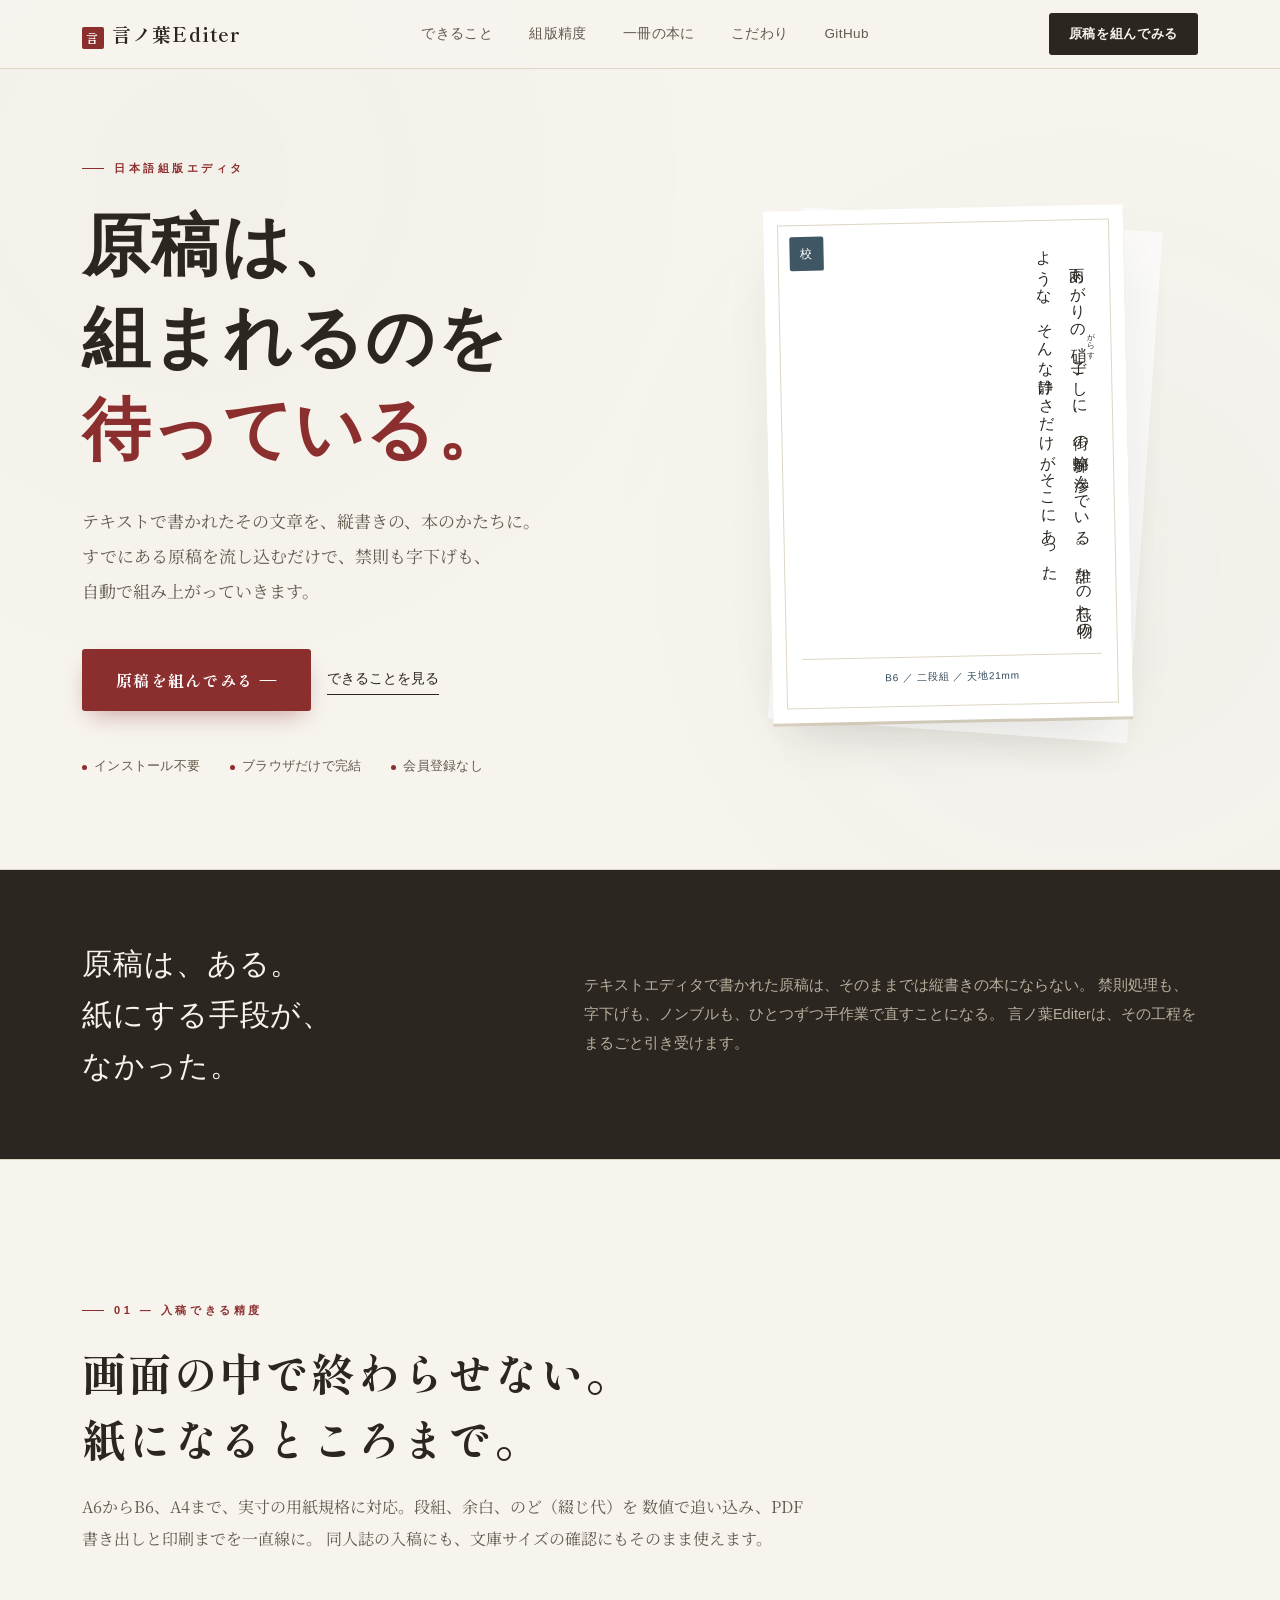
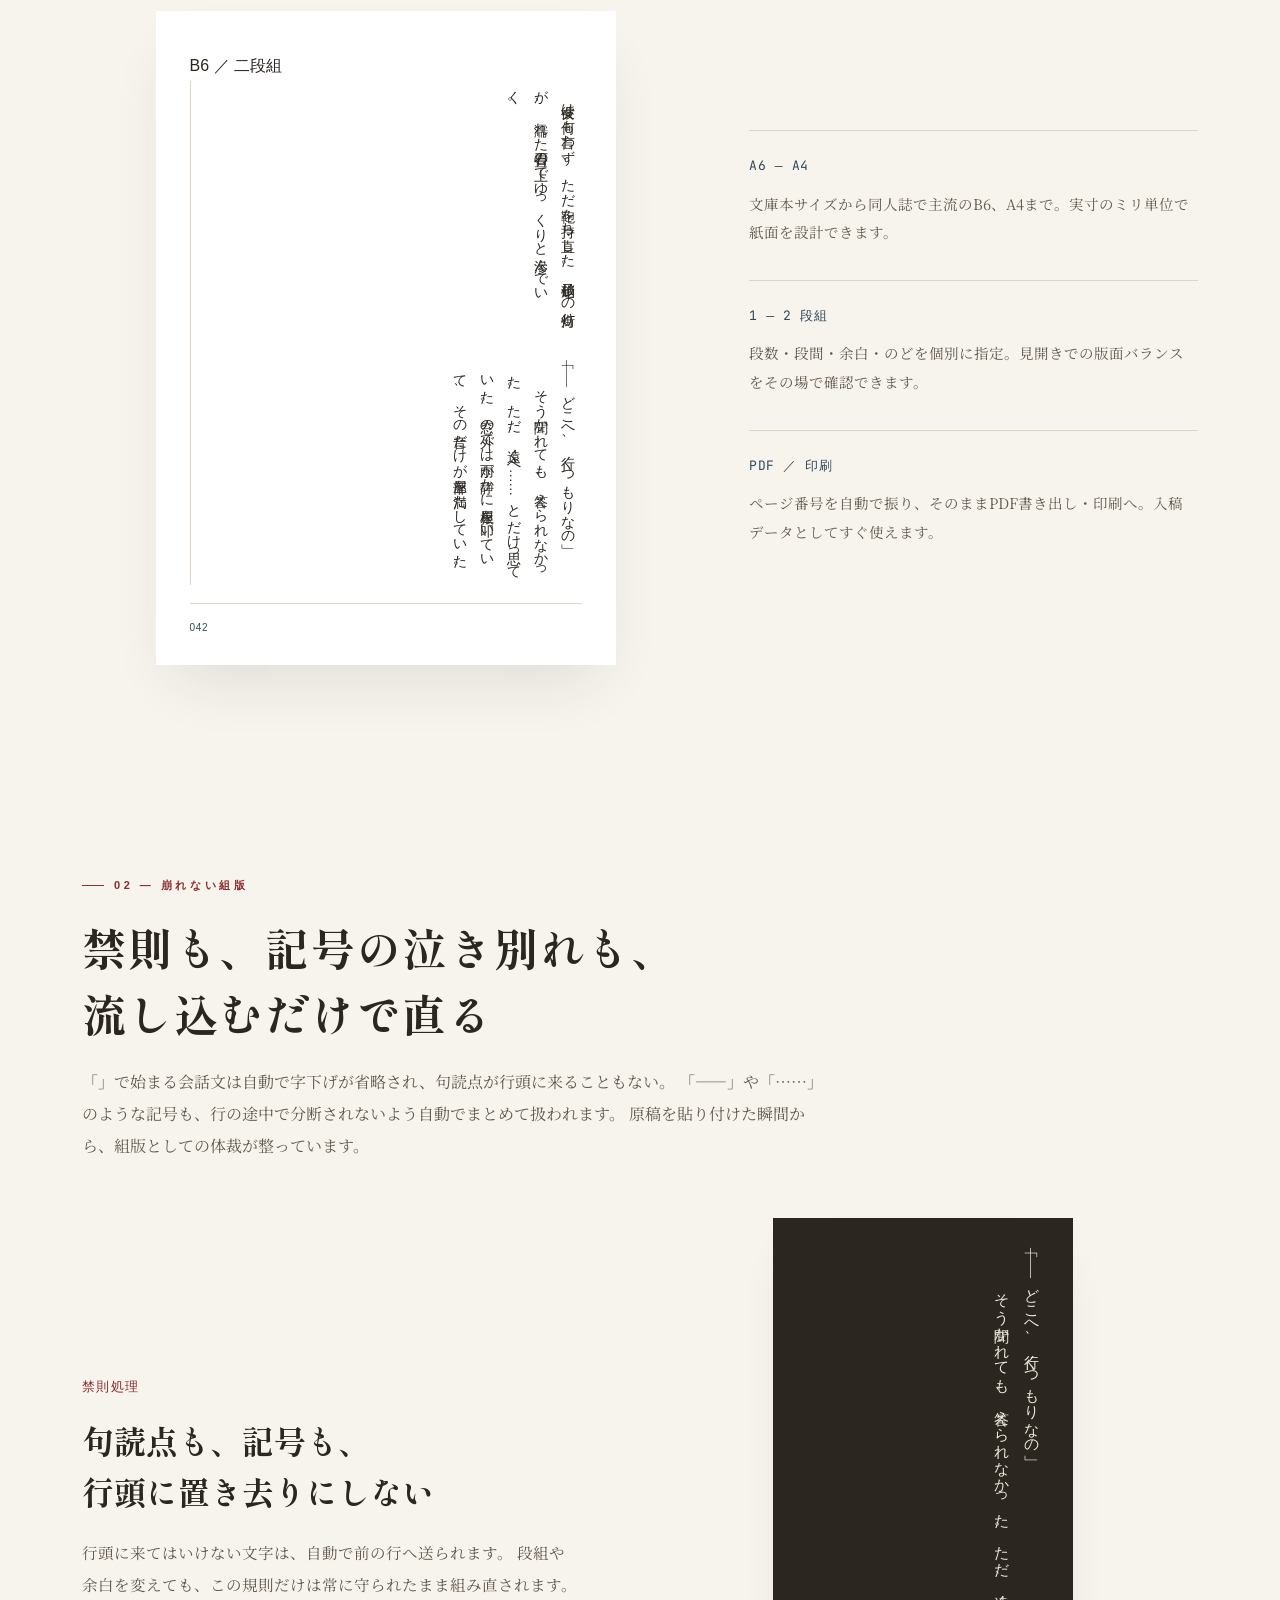
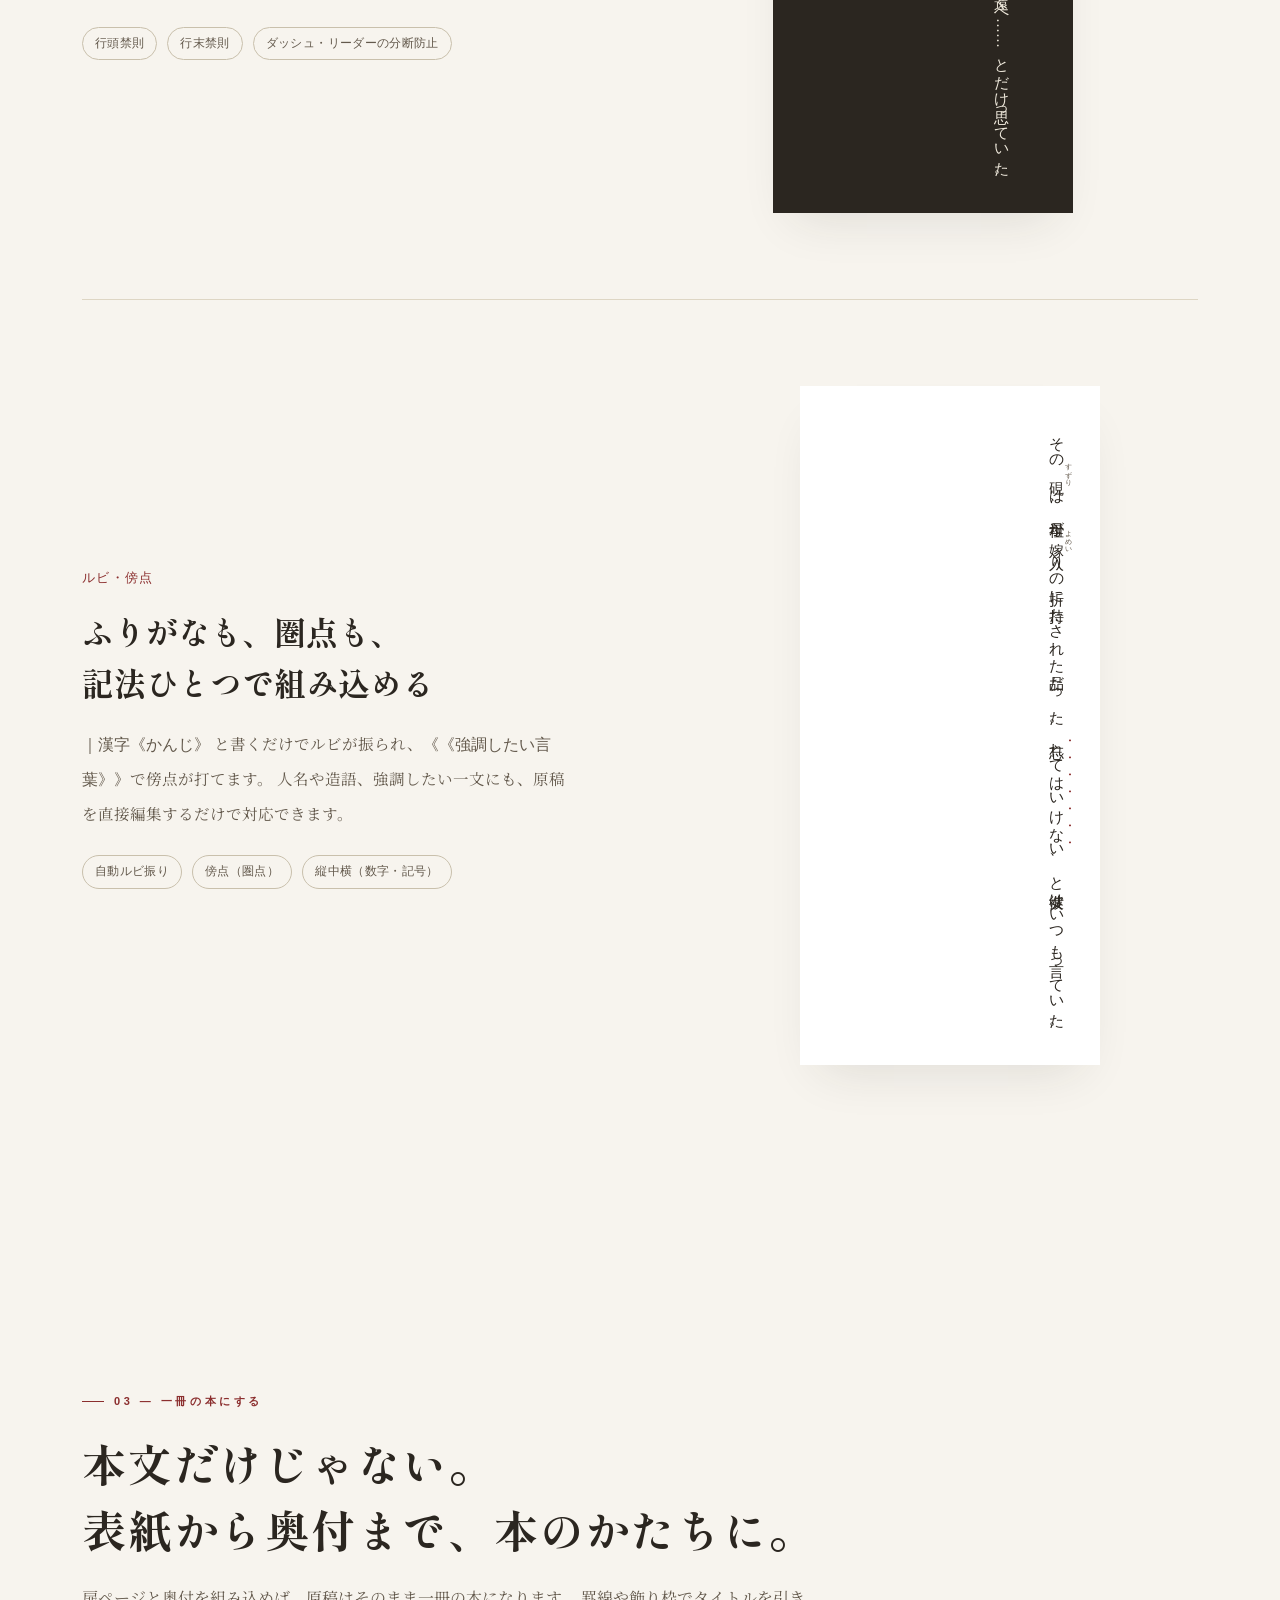
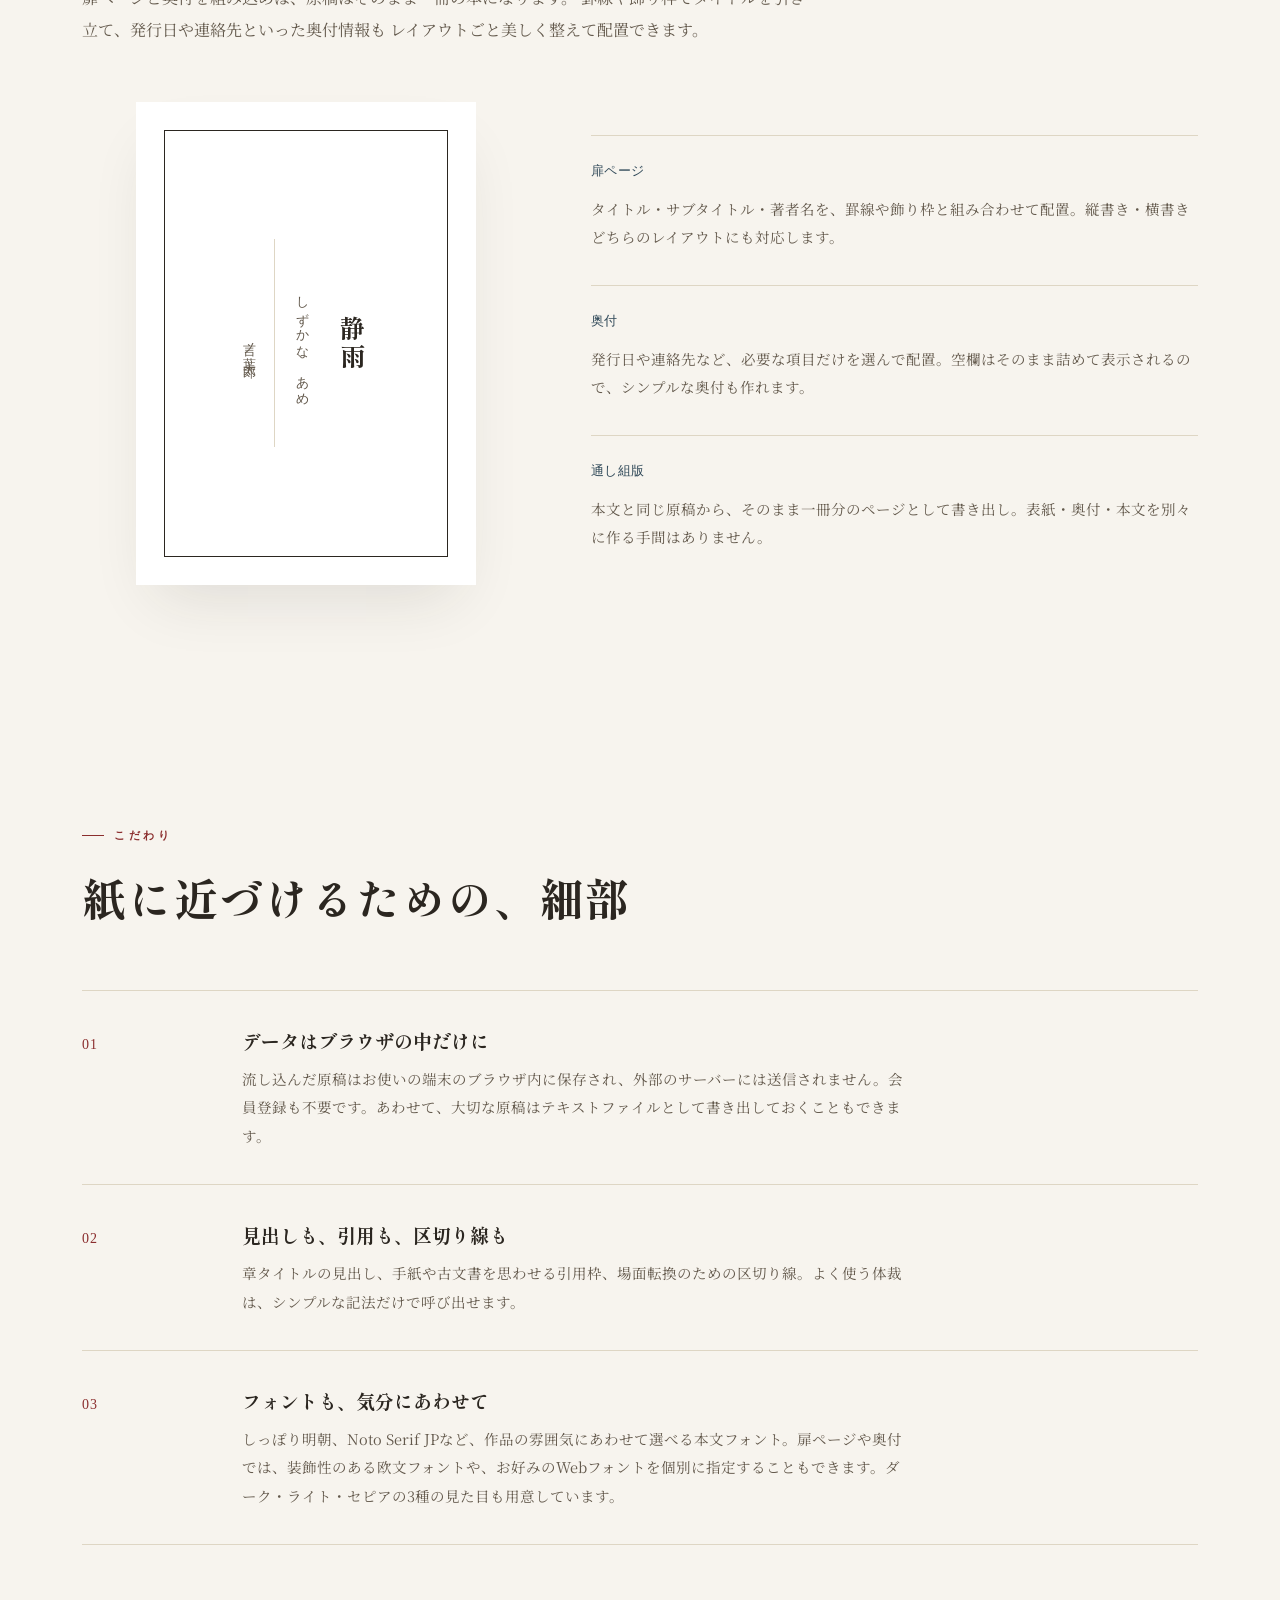
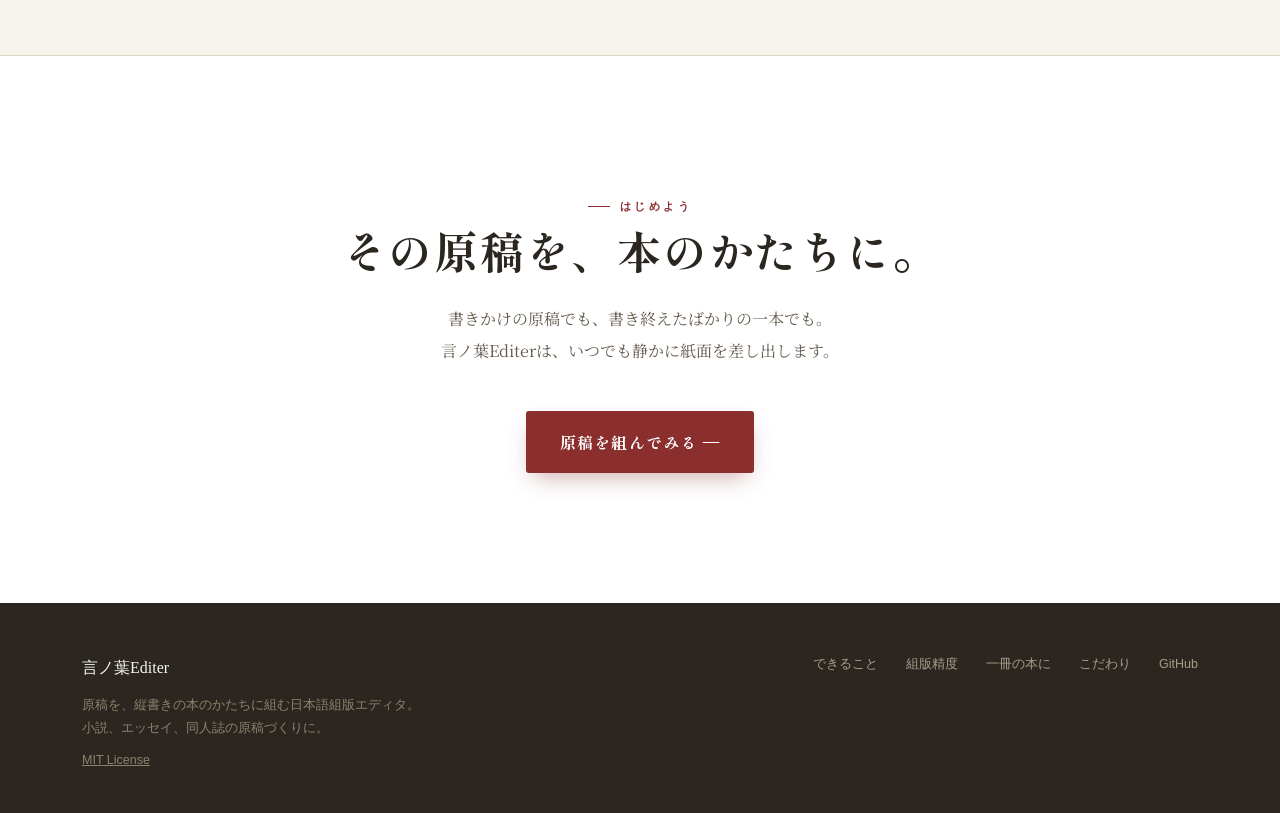
<file: index.html>
<!doctype html>
<html lang="ja">
  <head>
    <meta charset="UTF-8" />
    <meta name="viewport" content="width=device-width, initial-scale=1.0" />
    <meta property="og:title" content="言ノ葉Editer - 日本語組版エディタ" />
    <meta
      property="og:description"
      content="原稿を、縦書きの本のかたちに。テキストを流し込んで組む、日本語組版エディタ。"
    />
    <meta property="og:type" content="website" />
    <meta property="og:image" content="image/ogp.png" />
    <meta property="og:image:width" content="1200" />
    <meta property="og:image:height" content="630" />
    <meta property="og:locale" content="ja_JP" />

    <!-- Twitter Card -->
    <meta name="twitter:card" content="summary_large_image" />
    <meta name="twitter:title" content="言ノ葉Editer - 日本語組版エディタ" />
    <meta
      name="twitter:description"
      content="原稿を、縦書きの本のかたちに。テキストを流し込んで組む、日本語組版エディタ。"
    />
    <meta name="twitter:image" content="image/ogp.png" />

    <!-- 一般メタタグ -->
    <meta
      name="description"
      content="原稿を、縦書きの本のかたちに。テキストを流し込んで組む、日本語組版エディタ。"
    />

    <!-- ファビコン -->
    <link rel="icon" type="image/svg+xml" href="image/favicon.svg" />
    <link rel="preconnect" href="https://fonts.googleapis.com" />
    <link rel="preconnect" href="https://fonts.gstatic.com" crossorigin />
    <title>言ノ葉Editer ― 原稿を、縦書きの本のかたちに組む</title>
    <link
      href="https://fonts.googleapis.com/css2?family=Shippori+Mincho:wght@400;500;600;700;800&family=Noto+Serif+JP:wght@300;400;500&family=Zen+Kaku+Gothic+New:wght@400;500;700&family=JetBrains+Mono:wght@400;500&display=swap"
      rel="stylesheet"
    />
    <link rel="stylesheet" href="css/lp.css" />
  </head>
  <body>
    <header class="site-header">
      <div class="wrap">
        <div class="brand"><span class="seal">言</span>言ノ葉Editer</div>
        <nav class="nav-links">
          <a href="#output">できること</a>
          <a href="#precision">組版精度</a>
          <a href="#bookform">一冊の本に</a>
          <a href="#craft">こだわり</a>
          <a
            href="https://github.com/AmayoSakura/kotonoha_edit"
            target="_blank"
            rel="noopener noreferrer"
            >GitHub</a
          >
        </nav>
        <a class="header-cta" href="kotonoha.html">原稿を組んでみる</a>
      </div>
    </header>

    <!-- ============ ヒーロー ============ -->
    <section class="hero">
      <div class="hero-grain"></div>
      <div class="wrap hero-grid">
        <div class="hero-copy">
          <span class="eyebrow gothic">日本語組版エディタ</span>
          <h1 class="hero-title">
            原稿は、<br />
            組まれるのを<br />
            <span class="accent">待っている。</span>
          </h1>
          <p class="hero-sub">
            テキストで書かれたその文章を、縦書きの、本のかたちに。<br />
            すでにある原稿を流し込むだけで、禁則も字下げも、<br />
            自動で組み上がっていきます。
          </p>
          <div class="hero-actions">
            <a class="btn-primary" href="kotonoha.html">原稿を組んでみる ―</a>
            <a class="btn-ghost" href="#output">できることを見る</a>
          </div>
          <div class="hero-meta gothic">
            <span>インストール不要</span>
            <span>ブラウザだけで完結</span>
            <span>会員登録なし</span>
          </div>
        </div>

        <div class="hero-paper-stage">
          <div class="paper-behind"></div>
          <div class="paper-sheet">
            <div class="stamp">校</div>
            <div class="paper-sheet-body">
              　雨あがりの<ruby>硝子<rt class="ruby">がらす</rt></ruby
              >ごしに、街の輪郭が滲んでいる。誰かの忘れ物のような、そんな静けさだけがそこにあった。
            </div>
            <div class="spec-tag gothic">B6 ／ 二段組 ／ 天地21mm</div>
          </div>
        </div>
      </div>
    </section>

    <!-- ============ 課題提起の帯 ============ -->
    <div class="problem-strip reveal">
      <div class="wrap problem-grid">
        <p class="problem-line mincho">
          原稿は、ある。<br />
          紙にする手段が、<br />
          なかった。
        </p>
        <p class="problem-sub gothic">
          テキストエディタで書かれた原稿は、そのままでは縦書きの本にならない。
          禁則処理も、字下げも、ノンブルも、ひとつずつ手作業で直すことになる。
          言ノ葉Editerは、その工程をまるごと引き受けます。
        </p>
      </div>
    </div>

    <!-- ============ 目玉機能：出力の一貫性 ============ -->
    <section class="output-feature" id="output">
      <div class="wrap">
        <span class="eyebrow gothic reveal">01 ― 入稿できる精度</span>
        <h2 class="section-title reveal">
          画面の中で終わらせない。<br />紙になるところまで。
        </h2>
        <p class="section-lede reveal">
          A6からB6、A4まで、実寸の用紙規格に対応。段組、余白、のど（綴じ代）を
          数値で追い込み、PDF書き出しと印刷までを一直線に。
          同人誌の入稿にも、文庫サイズの確認にもそのまま使えます。
        </p>

        <div class="output-grid reveal">
          <div class="output-visual">
            <div class="press-paper">
              <div class="press-header gothic">B6 ／ 二段組</div>
              <div class="press-paper-cols">
                <div class="press-col">
                  <p>「――どこへ、行くつもりなの」</p>
                  <p>
                    そう聞かれても、答えられなかった。ただ、遠くへ……とだけ思っていた。窓の外では雨が静かに屋根を叩いていて、その音だけが部屋を満たしていた。
                  </p>
                </div>
                <div class="press-col">
                  <p>
                    彼女は何も言わず、ただ鞄を持ち直した。硝子越しの街灯りが、
                    濡れた石畳の上でゆっくりと滲んでいく。
                  </p>
                </div>
              </div>
              <div class="press-footer gothic">
                <span>042</span>
              </div>
            </div>
          </div>

          <div class="output-specs">
            <div class="spec-item">
              <span class="spec-num mono">A6 ― A4</span>
              <p>
                文庫本サイズから同人誌で主流のB6、A4まで。実寸のミリ単位で紙面を設計できます。
              </p>
            </div>
            <div class="spec-item">
              <span class="spec-num mono">1 ― 2 段組</span>
              <p>
                段数・段間・余白・のどを個別に指定。見開きでの版面バランスをその場で確認できます。
              </p>
            </div>
            <div class="spec-item">
              <span class="spec-num mono">PDF ／ 印刷</span>
              <p>
                ページ番号を自動で振り、そのままPDF書き出し・印刷へ。入稿データとしてすぐ使えます。
              </p>
            </div>
          </div>
        </div>
      </div>
    </section>

    <!-- ============ 機能2：禁則・自動組版 ============ -->
    <section class="features" id="precision">
      <div class="wrap">
        <span class="eyebrow gothic reveal">02 ― 崩れない組版</span>
        <h2 class="section-title reveal">
          禁則も、記号の泣き別れも、<br />流し込むだけで直る
        </h2>
        <p class="section-lede reveal">
          「」で始まる会話文は自動で字下げが省略され、句読点が行頭に来ることもない。
          「――」や「……」のような記号も、行の途中で分断されないよう自動でまとめて扱われます。
          原稿を貼り付けた瞬間から、組版としての体裁が整っています。
        </p>

        <div class="feature-row reveal">
          <div class="feature-text">
            <span class="feature-index gothic">禁則処理</span>
            <h3 class="feature-title">
              句読点も、記号も、<br />行頭に置き去りにしない
            </h3>
            <p class="feature-desc">
              行頭に来てはいけない文字は、自動で前の行へ送られます。
              段組や余白を変えても、この規則だけは常に守られたまま組み直されます。
            </p>
            <div class="feature-tags gothic">
              <span>行頭禁則</span>
              <span>行末禁則</span>
              <span>ダッシュ・リーダーの分断防止</span>
            </div>
          </div>
          <div class="feature-visual">
            <div class="mini-paper dark">
              <p class="no-indent">「――どこへ、行くつもりなの」</p>
              <p>
                そう聞かれても、答えられなかった。ただ、遠くへ……とだけ思っていた。
              </p>
            </div>
          </div>
        </div>

        <div class="feature-row reverse reveal">
          <div class="feature-text">
            <span class="feature-index gothic">ルビ・傍点</span>
            <h3 class="feature-title">
              ふりがなも、圏点も、<br />記法ひとつで組み込める
            </h3>
            <p class="feature-desc">
              <code>｜漢字《かんじ》</code>
              と書くだけでルビが振られ、<code>《《強調したい言葉》》</code>で傍点が打てます。
              人名や造語、強調したい一文にも、原稿を直接編集するだけで対応できます。
            </p>
            <div class="feature-tags gothic">
              <span>自動ルビ振り</span>
              <span>傍点（圏点）</span>
              <span>縦中横（数字・記号）</span>
            </div>
          </div>
          <div class="feature-visual">
            <div class="mini-paper">
              <p class="ruby-demo">
                その<ruby>硯<rt>すずり</rt></ruby
                >は、祖母が<ruby>嫁入<rt>よめい</rt></ruby
                >りの折に持たされた品だった。<span class="bouten-demo"
                  >忘れてはいけない</span
                >、と彼女はいつも言っていた。
              </p>
            </div>
          </div>
        </div>
      </div>
    </section>

    <!-- ============ 目玉機能：一冊の本にする ============ -->
    <section class="bookform-feature" id="bookform">
      <div class="wrap">
        <span class="eyebrow gothic reveal">03 ― 一冊の本にする</span>
        <h2 class="section-title reveal">
          本文だけじゃない。<br />表紙から奥付まで、本のかたちに。
        </h2>
        <p class="section-lede reveal">
          扉ページと奥付を組み込めば、原稿はそのまま一冊の本になります。
          罫線や飾り枠でタイトルを引き立て、発行日や連絡先といった奥付情報も
          レイアウトごと美しく整えて配置できます。
        </p>

        <div class="bookform-grid reveal">
          <div class="bookform-visual">
            <div class="cover-mock">
              <div class="cover-mock-frame">
                <div class="cover-mock-content">
                  <div class="cover-mock-title">静雨</div>
                  <div class="cover-mock-sub">しずかな、あめ</div>
                  <div class="cover-mock-rule"></div>
                  <div class="cover-mock-author">言ノ葉 太郎</div>
                </div>
              </div>
            </div>
          </div>

          <div class="bookform-specs">
            <div class="spec-item">
              <span class="spec-num mono">扉ページ</span>
              <p>
                タイトル・サブタイトル・著者名を、罫線や飾り枠と組み合わせて配置。縦書き・横書きどちらのレイアウトにも対応します。
              </p>
            </div>
            <div class="spec-item">
              <span class="spec-num mono">奥付</span>
              <p>
                発行日や連絡先など、必要な項目だけを選んで配置。空欄はそのまま詰めて表示されるので、シンプルな奥付も作れます。
              </p>
            </div>
            <div class="spec-item">
              <span class="spec-num mono">通し組版</span>
              <p>
                本文と同じ原稿から、そのまま一冊分のページとして書き出し。表紙・奥付・本文を別々に作る手間はありません。
              </p>
            </div>
          </div>
        </div>
      </div>
    </section>

    <!-- ============ こだわり ============ -->
    <section class="craft" id="craft">
      <div class="wrap">
        <span class="eyebrow gothic reveal">こだわり</span>
        <h2 class="section-title reveal">紙に近づけるための、細部</h2>

        <div class="craft-list">
          <div class="craft-item reveal">
            <span class="num gothic">01</span>
            <div>
              <h3>データはブラウザの中だけに</h3>
              <p>
                流し込んだ原稿はお使いの端末のブラウザ内に保存され、外部のサーバーには送信されません。会員登録も不要です。あわせて、大切な原稿はテキストファイルとして書き出しておくこともできます。
              </p>
            </div>
          </div>
          <div class="craft-item reveal">
            <span class="num gothic">02</span>
            <div>
              <h3>見出しも、引用も、区切り線も</h3>
              <p>
                章タイトルの見出し、手紙や古文書を思わせる引用枠、場面転換のための区切り線。よく使う体裁は、シンプルな記法だけで呼び出せます。
              </p>
            </div>
          </div>
          <div class="craft-item reveal">
            <span class="num gothic">03</span>
            <div>
              <h3>フォントも、気分にあわせて</h3>
              <p>
                しっぽり明朝、Noto Serif
                JPなど、作品の雰囲気にあわせて選べる本文フォント。扉ページや奥付では、装飾性のある欧文フォントや、お好みのWebフォントを個別に指定することもできます。ダーク・ライト・セピアの3種の見た目も用意しています。
              </p>
            </div>
          </div>
        </div>
      </div>
    </section>

    <!-- ============ 最終CTA ============ -->
    <section class="final-cta">
      <div class="wrap">
        <span class="eyebrow gothic reveal" style="justify-content: center"
          >はじめよう</span
        >
        <h2 class="section-title reveal">その原稿を、本のかたちに。</h2>
        <p class="section-lede reveal">
          書きかけの原稿でも、書き終えたばかりの一本でも。<br />
          言ノ葉Editerは、いつでも静かに紙面を差し出します。
        </p>
        <div class="hero-actions reveal">
          <a class="btn-primary" href="kotonoha.html">原稿を組んでみる ―</a>
        </div>
      </div>
    </section>

    <footer>
      <div class="wrap footer-grid">
        <div>
          <div class="footer-brand">言ノ葉Editer</div>
          <p class="footer-note">
            原稿を、縦書きの本のかたちに組む日本語組版エディタ。<br />小説、エッセイ、同人誌の原稿づくりに。
          </p>
          <p class="footer-note" style="margin-top: 8px">
            <a
              href="https://github.com/AmayoSakura/kotonoha_edit/blob/main/LICENSE"
              target="_blank"
              rel="noopener noreferrer"
              style="color: inherit"
              >MIT License</a
            >
          </p>
        </div>
        <div class="footer-links">
          <a href="#output">できること</a>
          <a href="#precision">組版精度</a>
          <a href="#bookform">一冊の本に</a>
          <a href="#craft">こだわり</a>
          <a
            href="https://github.com/AmayoSakura/kotonoha_edit"
            target="_blank"
            rel="noopener noreferrer"
            >GitHub</a
          >
        </div>
      </div>
    </footer>

    <script src="js/lp.js"></script>
  </body>
</html>
</file>
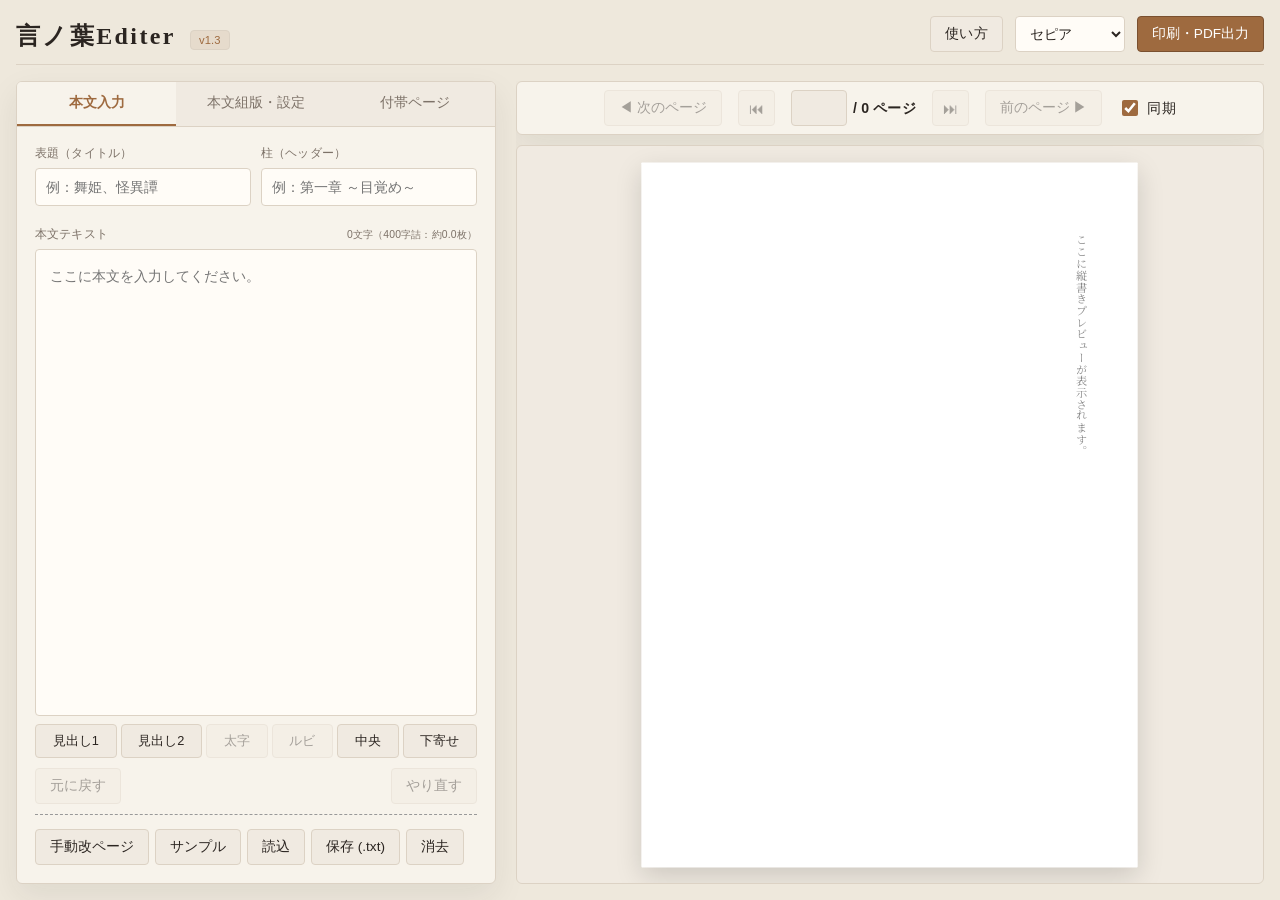
<file: kotonoha.html>
<!doctype html>
<html lang="ja" data-theme="sepia">
  <head>
    <meta charset="UTF-8" />
    <meta name="viewport" content="width=device-width, initial-scale=1.0" />
    <!-- OGP (Open Graph Protocol) -->
    <meta property="og:title" content="言ノ葉Editer - 日本語組版エディタ" />
    <meta
      property="og:description"
      content="言葉を整え、物語を美しく。縦書き対応の日本語組版エディタ。"
    />
    <meta property="og:type" content="website" />
    <meta property="og:image" content="image/ogp.png" />
    <meta property="og:image:width" content="1200" />
    <meta property="og:image:height" content="630" />
    <meta property="og:locale" content="ja_JP" />

    <!-- Twitter Card -->
    <meta name="twitter:card" content="summary_large_image" />
    <meta name="twitter:title" content="言ノ葉Editer - 日本語組版エディタ" />
    <meta
      name="twitter:description"
      content="言葉を整え、物語を美しく。縦書き対応の日本語組版エディタ。"
    />
    <meta name="twitter:image" content="image/ogp.png" />

    <!-- 一般メタタグ -->
    <meta
      name="description"
      content="言葉を整え、物語を美しく。縦書き対応の日本語組版エディタ。"
    />

    <!-- ファビコン -->
    <link rel="icon" type="image/svg+xml" href="image/favicon.svg" />
    <link rel="apple-touch-icon" href="image/icon-180.png" />

    <!-- PWA -->
    <link rel="manifest" href="manifest.json" />
    <meta name="theme-color" content="#7a502f" />

    <link rel="preconnect" href="https://fonts.googleapis.com" />
    <link rel="preconnect" href="https://fonts.gstatic.com" crossorigin />
    <link
      id="dynamic-font-link"
      rel="stylesheet"
      href="https://fonts.googleapis.com/css2?family=Plus+Jakarta+Sans:wght@400;500;600;700&family=Shippori+Mincho:wght@400;500;600;700&family=Noto+Serif+JP:wght@400;500;600&family=Sawarabi+Mincho&display=swap"
    />
    <link
      rel="stylesheet"
      href="https://fonts.googleapis.com/css2?family=M+PLUS+1p:wght@300&family=RocknRoll+One&family=IBM+Plex+Sans+JP:wght@400&family=LINE+Seed+JP:wght@400&family=Klee+One&family=Yomogi&display=swap"
    />
    <!-- 中表紙・奥付用 欧文フォントプリセット -->
    <link
      rel="stylesheet"
      href="https://fonts.googleapis.com/css2?family=Cormorant+Garamond:wght@400;500;600;700&family=Montserrat:wght@400;500;600;700&family=Bonheur+Royale&family=Crafty+Girls&family=Fleur+De+Leah&family=Google+Sans+Flex:opsz,wght@6..144,1..1000&family=Henny+Penny&family=Kranky&family=Michroma&family=Zen+Loop:ital@0;1&display=swap"
    />
    <!-- 中表紙・奥付 各項目カスタムWebフォント用（動的差し替え） -->
    <link id="dynamic-cover-title-font-link" rel="stylesheet" href="" />
    <link id="dynamic-cover-subtitle-font-link" rel="stylesheet" href="" />
    <link id="dynamic-cover-author-font-link" rel="stylesheet" href="" />
    <link id="dynamic-colophon-title-font-link" rel="stylesheet" href="" />
    <link id="dynamic-colophon-fields-font-link" rel="stylesheet" href="" />
    <link id="dynamic-colophon-note-font-link" rel="stylesheet" href="" />

    <style id="page-size-style">
      @page {
        size: 210mm 297mm;
        margin: 0;
      }
    </style>
    <title>言ノ葉Editer v1.3</title>

    <link rel="stylesheet" href="css/style.css" />
  </head>

  <body>
    <main class="app">
      <header class="hero no-print">
        <div class="hero-title-group">
          <h1>言ノ葉Editer</h1>
          <span class="version-badge">v1.3</span>
        </div>
        <div class="hero-actions">
          <a
            href="manual.html"
            target="_blank"
            rel="noopener"
            class="secondary-button"
            style="text-decoration: none; height: 36px"
          >
            使い方
          </a>
          <select
            id="themeSelect"
            class="select-input"
            style="width: 110px; height: 36px"
          >
            <option value="standard">ライト</option>
            <option value="dark">ダーク</option>
            <option value="sepia" selected>セピア</option>
          </select>
          <button
            id="printButton"
            class="primary-button"
            type="button"
            style="height: 36px"
          >
            印刷・PDF出力
          </button>
        </div>
      </header>

      <div class="editor-grid">
        <section class="panel editor-panel no-print">
          <div class="editor-tabs">
            <button
              class="editor-tab-btn active"
              data-target="pane-text"
              type="button"
            >
              本文入力
            </button>
            <button
              class="editor-tab-btn"
              data-target="pane-typeset"
              type="button"
            >
              本文組版・設定
            </button>
            <button
              class="editor-tab-btn"
              data-target="pane-frontmatter"
              type="button"
            >
              付帯ページ
            </button>
          </div>

          <div class="tab-content-area">
            <div id="pane-text" class="tab-pane active">
              <div class="form-row two-cols" style="margin-bottom: 12px">
                <div class="form-col">
                  <div class="field-label">
                    <label for="pageTitle">表題（タイトル）</label>
                  </div>
                  <input
                    id="pageTitle"
                    class="title-input"
                    type="text"
                    placeholder="例：舞姫、怪異譚"
                  />
                </div>
                <div class="form-col">
                  <div class="field-label">
                    <label for="pageHeader">柱（ヘッダー）</label>
                  </div>
                  <input
                    id="pageHeader"
                    class="title-input"
                    type="text"
                    placeholder="例：第一章 ～目覚め～"
                  />
                </div>
              </div>

              <div class="field-label" style="margin-top: 8px">
                <label for="sourceText">本文テキスト</label>
                <small id="charCount">0文字</small>
              </div>
              <textarea
                id="sourceText"
                class="text-input"
                placeholder="ここに本文を入力してください。"
              ></textarea>

              <div
                id="formatBar"
                class="format-bar"
                role="toolbar"
                aria-label="書式"
              >
                <button
                  type="button"
                  class="format-btn"
                  data-fmt="h1"
                  aria-pressed="false"
                  title="見出し1（行頭に # を付ける）"
                >
                  見出し1
                </button>
                <button
                  type="button"
                  class="format-btn"
                  data-fmt="h2"
                  aria-pressed="false"
                  title="見出し2（行頭に ## を付ける）"
                >
                  見出し2
                </button>
                <button
                  type="button"
                  class="format-btn"
                  data-fmt="bold"
                  aria-pressed="false"
                  title="太字（文字を選択してから押す／Ctrl+B）"
                  disabled
                >
                  太字
                </button>
                <button
                  type="button"
                  class="format-btn"
                  data-fmt="ruby"
                  aria-pressed="false"
                  title="ルビ（文字を選択してから押す。続けて読みを入力）"
                  disabled
                >
                  ルビ
                </button>
                <button
                  type="button"
                  class="format-btn"
                  data-fmt="center"
                  aria-pressed="false"
                  title="中央寄せ（行頭に [中央] を付ける）"
                >
                  中央
                </button>
                <button
                  type="button"
                  class="format-btn"
                  data-fmt="right"
                  aria-pressed="false"
                  title="下寄せ（行頭に [右] を付ける）"
                >
                  下寄せ
                </button>
              </div>

              <div class="controls-undo">
                <button
                  id="undoButton"
                  class="secondary-button"
                  type="button"
                  disabled
                  title="元に戻す（Ctrl+Z）"
                >
                  元に戻す
                </button>
                <button
                  id="redoButton"
                  class="secondary-button"
                  type="button"
                  disabled
                  title="やり直す（Ctrl+Shift+Z）"
                >
                  やり直す
                </button>
              </div>

              <div class="controls-main">
                <button
                  id="insertBreakButton"
                  class="secondary-button"
                  type="button"
                >
                  手動改ページ
                </button>
                <button
                  id="sampleButton"
                  class="secondary-button"
                  type="button"
                >
                  サンプル
                </button>
                <button
                  id="importButton"
                  class="secondary-button"
                  type="button"
                >
                  読込
                </button>
                <button
                  id="exportButton"
                  class="secondary-button"
                  type="button"
                >
                  保存 (.txt)
                </button>
                <button id="clearButton" class="secondary-button" type="button">
                  消去
                </button>
                <input
                  type="file"
                  id="fileInput"
                  accept=".txt,.md"
                  style="display: none"
                />
              </div>
            </div>

            <div id="pane-typeset" class="tab-pane">
              <details class="setting-group" open>
                <summary>ヘッダー・ノンブル設定</summary>
                <div class="setting-content">
                  <div class="form-row">
                    <div class="form-col">
                      <div class="field-label">
                        <label for="headerDisplaySelect">ヘッダー表示</label>
                      </div>
                      <select id="headerDisplaySelect" class="select-input">
                        <option value="all" selected>全ページ</option>
                        <option value="odd">奇数ページのみ</option>
                        <option value="even">偶数ページのみ</option>
                        <option value="alternate">左右交互</option>
                      </select>
                    </div>
                    <div class="form-col">
                      <div class="field-label">
                        <label for="headerPosSelect">位置</label>
                      </div>
                      <select id="headerPosSelect" class="select-input">
                        <option value="right" selected>右上</option>
                        <option value="center">中央上</option>
                        <option value="left">左上</option>
                      </select>
                    </div>
                    <div class="form-col">
                      <div class="field-label">
                        <label for="headerSizeSelect">文字サイズ</label>
                      </div>
                      <select id="headerSizeSelect" class="select-input">
                        <option value="0.55rem">小</option>
                        <option value="0.65rem" selected>標準</option>
                        <option value="0.75rem">大</option>
                      </select>
                    </div>
                  </div>

                  <div class="form-row" style="margin-top: 10px">
                    <div class="form-col">
                      <div class="field-label">
                        <label for="nombreDisplaySelect">ノンブル表示</label>
                      </div>
                      <select id="nombreDisplaySelect" class="select-input">
                        <option value="all" selected>全ページ</option>
                        <option value="skip-first">1ページ目隠す</option>
                        <option value="off">非表示</option>
                      </select>
                    </div>
                    <div class="form-col">
                      <div class="field-label">
                        <label for="nombrePosSelect">位置</label>
                      </div>
                      <select id="nombrePosSelect" class="select-input">
                        <option value="center" selected>中央下</option>
                        <option value="right">右下</option>
                        <option value="left">左下</option>
                        <option value="alternate">左右交互</option>
                      </select>
                    </div>
                    <div class="form-col">
                      <div class="field-label">
                        <label for="nombreSizeSelect">文字サイズ</label>
                      </div>
                      <select id="nombreSizeSelect" class="select-input">
                        <option value="0.55rem">小</option>
                        <option value="0.68rem" selected>標準</option>
                        <option value="0.78rem">大</option>
                      </select>
                    </div>
                  </div>

                  <div class="form-row" style="margin-top: 10px">
                    <div class="form-col">
                      <div class="field-label">
                        <label for="nombreTypeSelect">数字タイプ</label>
                      </div>
                      <select id="nombreTypeSelect" class="select-input">
                        <option value="arabic" selected>算用数字</option>
                        <option value="kanji-h">漢数字（横書き）</option>
                        <option value="kanji-v">漢数字（縦書き）</option>
                        <option value="roman">ローマ数字</option>
                      </select>
                    </div>
                    <div class="form-col">
                      <div class="field-label">
                        <label for="nombreFormatSelect">ノンブル形式</label>
                      </div>
                      <select id="nombreFormatSelect" class="select-input">
                        <option value="dash" selected>- 1 -</option>
                        <option value="p">P.1</option>
                        <option value="slash">/ 1 /</option>
                        <option value="number">数字のみ</option>
                      </select>
                    </div>
                    <div class="form-col">
                      <div class="field-label">
                        <label for="startPageInput">開始ページ</label>
                      </div>
                      <input
                        id="startPageInput"
                        class="title-input"
                        type="number"
                        value="1"
                        min="1"
                      />
                    </div>
                  </div>
                </div>
              </details>

              <details class="setting-group" open>
                <summary>用紙・フォント・レイアウト</summary>
                <div class="setting-content">
                  <div class="form-row">
                    <div class="form-col">
                      <div class="field-label">
                        <label for="pageSizeSelect">用紙サイズ</label>
                      </div>
                      <select id="pageSizeSelect" class="select-input">
                        <option value="A4">A4</option>
                        <option value="B5">B5</option>
                        <option value="A5" selected>A5</option>
                        <option value="B6">B6</option>
                        <option value="A6">A6</option>
                        <option value="Hagaki">ハガキ</option>
                      </select>
                    </div>
                    <div class="form-col">
                      <div class="field-label">
                        <label for="columnSelect">段組</label>
                      </div>
                      <select id="columnSelect" class="select-input">
                        <option value="1" selected>1段組</option>
                        <option value="2">2段組</option>
                      </select>
                    </div>
                    <div class="form-col" id="columnRuleCol">
                      <div class="field-label">
                        <label for="columnRuleSelect">境界線</label>
                      </div>
                      <select id="columnRuleSelect" class="select-input">
                        <option value="on" selected>実線</option>
                        <option value="off">なし</option>
                      </select>
                    </div>
                  </div>

                  <div class="form-row" style="margin-top: 10px">
                    <div class="form-col">
                      <div class="field-label">
                        <label for="fontSizeSelect">文字サイズ</label>
                      </div>
                      <select id="fontSizeSelect" class="select-input">
                        <option value="8.5pt">小 (8.5pt)</option>
                        <option value="9.5pt" selected>標準 (9.5pt)</option>
                        <option value="10.5pt">中 (10.5pt)</option>
                        <option value="12pt">大 (12pt)</option>
                      </select>
                    </div>
                    <div class="form-col">
                      <div class="field-label">
                        <label for="marginSelect">余白（mm）</label>
                      </div>
                      <select id="marginSelect" class="select-input">
                        <option value="narrow">狭い（天地12×左右10）</option>
                        <option value="normal" selected>
                          標準（天地18×左右14）
                        </option>
                        <option value="wide">広い（天地24×左右18）</option>
                        <option value="custom">カスタム</option>
                      </select>
                    </div>
                    <div class="form-col">
                      <div class="field-label">
                        <label for="gutterSelect">綴じ代</label>
                      </div>
                      <select id="gutterSelect" class="select-input">
                        <option value="off" selected>なし</option>
                        <option value="on">あり（交互）</option>
                      </select>
                    </div>
                  </div>

                  <div
                    class="form-row"
                    id="customMarginRow"
                    style="margin-top: 10px; display: none"
                  >
                    <div class="form-col">
                      <div class="field-label">
                        <label for="marginVInput">上下余白（mm）</label>
                      </div>
                      <input
                        id="marginVInput"
                        class="select-input"
                        type="number"
                        min="0"
                        max="50"
                        step="0.5"
                        value="18"
                      />
                    </div>
                    <div class="form-col">
                      <div class="field-label">
                        <label for="marginHInput">左右余白（mm）</label>
                      </div>
                      <input
                        id="marginHInput"
                        class="select-input"
                        type="number"
                        min="0"
                        max="50"
                        step="0.5"
                        value="14"
                      />
                    </div>
                  </div>

                  <div
                    class="form-row"
                    id="gutterWidthRow"
                    style="margin-top: 10px; display: none"
                  >
                    <div class="form-col">
                      <div class="field-label">
                        <label for="gutterWidthInput">綴じ代幅（mm）</label>
                      </div>
                      <input
                        id="gutterWidthInput"
                        class="select-input"
                        type="number"
                        min="0"
                        max="30"
                        step="0.5"
                        value="6"
                      />
                    </div>
                  </div>

                  <div class="form-row" style="margin-top: 10px">
                    <div class="form-col" style="grid-column: span 3">
                      <div class="field-label">
                        <label for="fontSelect">書体（フォント）</label>
                      </div>
                      <select id="fontSelect" class="select-input">
                        <option value="system">システム標準明朝</option>
                        <option value="shippori">しっぽり明朝</option>
                        <option value="noto" selected>Noto Serif JP</option>
                        <option value="sawarabi">さわらび明朝</option>
                        <option value="mplus1p">M PLUS 1p Light</option>
                        <option value="rocknroll">RocknRoll One</option>
                        <option value="plexjpregular">IBM Plex Sans JP</option>
                        <option value="lineseedregular">LINE Seed JP</option>
                        <option value="klee">Klee One</option>
                        <option value="yomogi">よもぎフォント</option>
                        <option value="custom">カスタムURL指定...</option>
                      </select>
                    </div>
                  </div>

                  <div
                    id="customFontRow"
                    class="form-row"
                    style="display: none; margin-top: 10px"
                  >
                    <div class="form-col" style="grid-column: span 2">
                      <div class="field-label">
                        <label for="customFontUrl">CSS/Font URL</label>
                      </div>
                      <input
                        id="customFontUrl"
                        class="title-input"
                        type="text"
                        placeholder="https://..."
                      />
                    </div>
                    <div class="form-col">
                      <div class="field-label">
                        <label for="customFontFamily">family名</label>
                      </div>
                      <input
                        id="customFontFamily"
                        class="title-input"
                        type="text"
                        placeholder="'Font', serif"
                      />
                    </div>
                  </div>
                </div>
              </details>
            </div>

            <div id="pane-frontmatter" class="tab-pane">
              <div class="editor-subtabs">
                <button
                  class="editor-subtab-btn active"
                  data-target="subpane-cover"
                  type="button"
                >
                  中表紙
                </button>
                <button
                  class="editor-subtab-btn"
                  data-target="subpane-colophon"
                  type="button"
                >
                  奥付
                </button>
                <button
                  class="editor-subtab-btn"
                  data-target="subpane-toc"
                  type="button"
                >
                  目次
                </button>
              </div>

              <div id="subpane-cover" class="editor-subpane active">
                <div class="field-label">
                  <label for="coverEnableToggle">中表紙を作成する</label>
                </div>
                <select id="coverEnableToggle" class="select-input">
                  <option value="off" selected>作成しない</option>
                  <option value="on">作成する</option>
                </select>

                <div id="coverFieldsGroup">
                  <div class="form-row two-cols" style="margin-top: 12px">
                    <div class="form-col">
                      <div class="field-label">
                        <label for="coverTitleInput">タイトル</label>
                      </div>
                      <input
                        id="coverTitleInput"
                        class="title-input"
                        type="text"
                        placeholder="例：舞姫（[改行]で改行）"
                      />
                    </div>
                    <div class="form-col">
                      <div class="field-label">
                        <label for="coverSubtitleInput">サブタイトル</label>
                      </div>
                      <input
                        id="coverSubtitleInput"
                        class="title-input"
                        type="text"
                        placeholder="例：怪異譚（[改行]で改行）"
                      />
                    </div>
                  </div>
                  <div class="field-label" style="margin-top: 8px">
                    <label for="coverAuthorInput">著者名</label>
                  </div>
                  <input
                    id="coverAuthorInput"
                    class="title-input"
                    type="text"
                    placeholder="例：言葉　柄亭太"
                  />

                  <div class="field-label" style="margin-top: 8px">
                    項目ごとのフォント
                  </div>
                  <div
                    class="form-row"
                    style="
                      grid-template-columns: repeat(3, 1fr);
                      margin-top: 4px;
                    "
                  >
                    <div class="form-col">
                      <div class="field-label">
                        <label for="coverTitleFontSelect">タイトル</label>
                      </div>
                      <select id="coverTitleFontSelect" class="select-input">
                        <option value="system">システム標準明朝</option>
                        <option value="shippori">しっぽり明朝</option>
                        <option value="noto" selected>Noto Serif JP</option>
                        <option value="sawarabi">さわらび明朝</option>
                        <option value="mplus1p">M PLUS 1p Light</option>
                        <option value="rocknroll">RocknRoll One</option>
                        <option value="plexjpregular">IBM Plex Sans JP</option>
                        <option value="lineseedregular">LINE Seed JP</option>
                        <option value="klee">Klee One</option>
                        <option value="yomogi">よもぎフォント</option>
                        <option value="cormorant">Cormorant Garamond</option>
                        <option value="montserrat">Montserrat</option>
                        <option value="bonheurroyale">Bonheur Royale</option>
                        <option value="craftygirls">Crafty Girls</option>
                        <option value="fleurdeleah">Fleur De Leah</option>
                        <option value="googlesansflex">Google Sans Flex</option>
                        <option value="hennypenny">Henny Penny</option>
                        <option value="kranky">Kranky</option>
                        <option value="michroma">Michroma</option>
                        <option value="zenloop">Zen Loop</option>
                        <option value="custom">カスタムURL指定...</option>
                      </select>
                    </div>
                    <div class="form-col">
                      <div class="field-label">
                        <label for="coverSubtitleFontSelect"
                          >サブタイトル</label
                        >
                      </div>
                      <select id="coverSubtitleFontSelect" class="select-input">
                        <option value="system">システム標準明朝</option>
                        <option value="shippori">しっぽり明朝</option>
                        <option value="noto" selected>Noto Serif JP</option>
                        <option value="sawarabi">さわらび明朝</option>
                        <option value="mplus1p">M PLUS 1p Light</option>
                        <option value="rocknroll">RocknRoll One</option>
                        <option value="plexjpregular">IBM Plex Sans JP</option>
                        <option value="lineseedregular">LINE Seed JP</option>
                        <option value="klee">Klee One</option>
                        <option value="yomogi">よもぎフォント</option>
                        <option value="cormorant">Cormorant Garamond</option>
                        <option value="montserrat">Montserrat</option>
                        <option value="bonheurroyale">Bonheur Royale</option>
                        <option value="craftygirls">Crafty Girls</option>
                        <option value="fleurdeleah">Fleur De Leah</option>
                        <option value="googlesansflex">Google Sans Flex</option>
                        <option value="hennypenny">Henny Penny</option>
                        <option value="kranky">Kranky</option>
                        <option value="michroma">Michroma</option>
                        <option value="zenloop">Zen Loop</option>
                        <option value="custom">カスタムURL指定...</option>
                      </select>
                    </div>
                    <div class="form-col">
                      <div class="field-label">
                        <label for="coverAuthorFontSelect">著者名</label>
                      </div>
                      <select id="coverAuthorFontSelect" class="select-input">
                        <option value="system">システム標準明朝</option>
                        <option value="shippori">しっぽり明朝</option>
                        <option value="noto" selected>Noto Serif JP</option>
                        <option value="sawarabi">さわらび明朝</option>
                        <option value="mplus1p">M PLUS 1p Light</option>
                        <option value="rocknroll">RocknRoll One</option>
                        <option value="plexjpregular">IBM Plex Sans JP</option>
                        <option value="lineseedregular">LINE Seed JP</option>
                        <option value="klee">Klee One</option>
                        <option value="yomogi">よもぎフォント</option>
                        <option value="cormorant">Cormorant Garamond</option>
                        <option value="montserrat">Montserrat</option>
                        <option value="bonheurroyale">Bonheur Royale</option>
                        <option value="craftygirls">Crafty Girls</option>
                        <option value="fleurdeleah">Fleur De Leah</option>
                        <option value="googlesansflex">Google Sans Flex</option>
                        <option value="hennypenny">Henny Penny</option>
                        <option value="kranky">Kranky</option>
                        <option value="michroma">Michroma</option>
                        <option value="zenloop">Zen Loop</option>
                        <option value="custom">カスタムURL指定...</option>
                      </select>
                    </div>
                  </div>

                  <div
                    id="coverFontCustomRow"
                    class="form-row"
                    style="margin-top: 4px"
                  >
                    <div
                      id="coverTitleCustomFontCol"
                      class="form-col"
                      style="display: none"
                    >
                      <div class="field-label">
                        <label for="coverTitleCustomFontUrl"
                          >タイトル：CSS/Font URL</label
                        >
                      </div>
                      <input
                        id="coverTitleCustomFontUrl"
                        class="title-input"
                        type="text"
                        placeholder="https://..."
                      />
                      <div class="field-label" style="margin-top: 4px">
                        <label for="coverTitleCustomFontFamily">family名</label>
                      </div>
                      <input
                        id="coverTitleCustomFontFamily"
                        class="title-input"
                        type="text"
                        placeholder="'Font', serif"
                      />
                    </div>
                    <div
                      id="coverSubtitleCustomFontCol"
                      class="form-col"
                      style="display: none"
                    >
                      <div class="field-label">
                        <label for="coverSubtitleCustomFontUrl"
                          >サブタイトル：CSS/Font URL</label
                        >
                      </div>
                      <input
                        id="coverSubtitleCustomFontUrl"
                        class="title-input"
                        type="text"
                        placeholder="https://..."
                      />
                      <div class="field-label" style="margin-top: 4px">
                        <label for="coverSubtitleCustomFontFamily"
                          >family名</label
                        >
                      </div>
                      <input
                        id="coverSubtitleCustomFontFamily"
                        class="title-input"
                        type="text"
                        placeholder="'Font', serif"
                      />
                    </div>
                    <div
                      id="coverAuthorCustomFontCol"
                      class="form-col"
                      style="display: none"
                    >
                      <div class="field-label">
                        <label for="coverAuthorCustomFontUrl"
                          >著者名：CSS/Font URL</label
                        >
                      </div>
                      <input
                        id="coverAuthorCustomFontUrl"
                        class="title-input"
                        type="text"
                        placeholder="https://..."
                      />
                      <div class="field-label" style="margin-top: 4px">
                        <label for="coverAuthorCustomFontFamily"
                          >family名</label
                        >
                      </div>
                      <input
                        id="coverAuthorCustomFontFamily"
                        class="title-input"
                        type="text"
                        placeholder="'Font', serif"
                      />
                    </div>
                  </div>

                  <div class="field-label" style="margin-top: 8px">
                    項目ごとの文字サイズ
                  </div>
                  <div
                    class="form-row"
                    style="
                      grid-template-columns: repeat(3, 1fr);
                      margin-top: 4px;
                    "
                  >
                    <div class="form-col">
                      <div class="field-label">
                        <label for="coverTitleSizeSelect">タイトル</label>
                      </div>
                      <select id="coverTitleSizeSelect" class="select-input">
                        <option value="1.2">小</option>
                        <option value="1.4">やや小</option>
                        <option value="1.6" selected>標準</option>
                        <option value="1.9">やや大</option>
                        <option value="2.2">大</option>
                      </select>
                    </div>
                    <div class="form-col">
                      <div class="field-label">
                        <label for="coverSubtitleSizeSelect"
                          >サブタイトル</label
                        >
                      </div>
                      <select id="coverSubtitleSizeSelect" class="select-input">
                        <option value="0.7">小</option>
                        <option value="0.8">やや小</option>
                        <option value="0.9" selected>標準</option>
                        <option value="1.0">やや大</option>
                        <option value="1.2">大</option>
                      </select>
                    </div>
                    <div class="form-col">
                      <div class="field-label">
                        <label for="coverAuthorSizeSelect">著者名</label>
                      </div>
                      <select id="coverAuthorSizeSelect" class="select-input">
                        <option value="0.65">小</option>
                        <option value="0.75">やや小</option>
                        <option value="0.85" selected>標準</option>
                        <option value="0.95">やや大</option>
                        <option value="1.1">大</option>
                      </select>
                    </div>
                  </div>

                  <div class="field-label" style="margin-top: 8px">
                    配置・装飾
                  </div>
                  <div
                    class="form-row"
                    style="
                      grid-template-columns: repeat(3, 1fr);
                      margin-top: 4px;
                    "
                  >
                    <div class="form-col">
                      <div class="field-label">
                        <label for="coverTemplateSelect">レイアウト</label>
                      </div>
                      <select id="coverTemplateSelect" class="select-input">
                        <option value="vertical-center" selected>
                          縦書き・中央
                        </option>
                        <option value="vertical-top-right">縦書き・右上</option>
                        <option value="horizontal-center">横書き・中央</option>
                        <option value="horizontal-minimal">
                          横書き・ミニマル
                        </option>
                      </select>
                    </div>
                    <div class="form-col">
                      <div class="field-label">
                        <label for="coverFrameSelect">枠</label>
                      </div>
                      <select id="coverFrameSelect" class="select-input">
                        <option value="none" selected>枠なし</option>
                        <option value="single">一重罫線</option>
                        <option value="single-clipped">
                          一重罫線（角落とし）
                        </option>
                        <option value="dotted">点線罫線</option>
                        <option value="single-bold">一重罫線（極太）</option>
                        <option value="double">二重罫線（均等）</option>
                        <option value="double-outer-thick">
                          二重罫線（外太・内細）
                        </option>
                        <option value="double-inner-thick">
                          二重罫線（外細・内太）
                        </option>
                        <option value="double-corner-point">
                          二重罫線＋四隅ポイント
                        </option>
                        <option value="corner">角飾り</option>
                        <option value="corner-sumitate">
                          角飾り（隅立て）
                        </option>
                      </select>
                    </div>
                    <div class="form-col">
                      <div class="field-label">
                        <label for="coverGapSelect">要素同士の間隔</label>
                      </div>
                      <select id="coverGapSelect" class="select-input">
                        <option value="0.0">狭い</option>
                        <option value="0.2">やや狭い</option>
                        <option value="0.4" selected>標準</option>
                        <option value="0.8">やや広い</option>
                        <option value="1.0">広い</option>
                      </select>
                    </div>
                    <div class="form-col">
                      <div class="field-label">
                        <label for="coverDividerToggle">区切り線</label>
                      </div>
                      <select id="coverDividerToggle" class="select-input">
                        <option value="off" selected>引かない</option>
                        <option value="on">引く</option>
                      </select>
                    </div>
                    <div class="form-col">
                      <div class="field-label">
                        <label for="coverDividerLengthSelect"
                          >区切り線の長さ</label
                        >
                      </div>
                      <select
                        id="coverDividerLengthSelect"
                        class="select-input"
                      >
                        <option value="20">20%</option>
                        <option value="40">40%</option>
                        <option value="60" selected>60%</option>
                        <option value="80">80%</option>
                        <option value="100">100%</option>
                      </select>
                    </div>
                  </div>
                </div>
              </div>

              <div id="subpane-colophon" class="editor-subpane">
                <div class="field-label">
                  <label for="colophonEnableToggle">奥付を作成する</label>
                </div>
                <select id="colophonEnableToggle" class="select-input">
                  <option value="off" selected>作成しない</option>
                  <option value="on">作成する</option>
                </select>

                <div id="colophonFieldsGroup">
                  <details class="setting-group" open>
                    <summary>基本情報</summary>
                    <div class="setting-content">
                      <div class="form-row two-cols" style="margin-top: 12px">
                        <div class="form-col">
                          <div class="field-label">
                            <label for="colophonTitleInput">タイトル</label>
                          </div>
                          <input
                            id="colophonTitleInput"
                            class="title-input"
                            type="text"
                            placeholder="例：舞姫、怪異譚（[改行]で改行）"
                          />
                        </div>
                        <div class="form-col">
                          <div class="field-label">
                            <label for="colophonDateInput">発行日</label>
                          </div>
                          <input
                            id="colophonDateInput"
                            class="title-input"
                            type="date"
                          />
                        </div>
                      </div>
                      <div class="form-row two-cols" style="margin-top: 8px">
                        <div class="form-col">
                          <div class="field-label">
                            <label for="colophonAuthorInput">著者</label>
                          </div>
                          <input
                            id="colophonAuthorInput"
                            class="title-input"
                            type="text"
                            placeholder="言葉　柄亭太"
                          />
                        </div>
                        <div class="form-col">
                          <div class="field-label">
                            <label for="colophonCircleInput">サークル名</label>
                          </div>
                          <input
                            id="colophonCircleInput"
                            class="title-input"
                            type="text"
                            placeholder="サークル名"
                          />
                        </div>
                      </div>
                      <div class="form-row two-cols" style="margin-top: 8px">
                        <div class="form-col">
                          <div class="field-label">
                            <label for="colophonContactInput">連絡先</label>
                          </div>
                          <input
                            id="colophonContactInput"
                            class="title-input"
                            type="text"
                            placeholder="メールアドレスなど"
                          />
                        </div>
                        <div class="form-col">
                          <div class="field-label">
                            <label for="colophonPrinterInput">印刷</label>
                          </div>
                          <input
                            id="colophonPrinterInput"
                            class="title-input"
                            type="text"
                            placeholder="〇〇印刷"
                          />
                        </div>
                      </div>

                      <div class="field-label" style="margin-top: 8px">
                        <label for="colophonNoteInput"
                          >自由記載欄（任意）</label
                        >
                      </div>
                      <textarea
                        id="colophonNoteInput"
                        class="text-input"
                        style="min-height: 80px"
                        placeholder="例：無断転載・複製を禁じます"
                      ></textarea>

                      <div class="field-label" style="margin-top: 8px">
                        <label for="colophonTemplateSelect">レイアウト</label>
                      </div>
                      <select id="colophonTemplateSelect" class="select-input">
                        <option value="vertical" selected>縦書き</option>
                        <option value="horizontal">横書き</option>
                      </select>
                    </div>
                  </details>

                  <details class="setting-group">
                    <summary>フォント・サイズ</summary>
                    <div class="setting-content">
                      <div class="field-label" style="margin-top: 8px">
                        項目ごとのフォント
                      </div>
                      <div
                        class="form-row"
                        style="
                          grid-template-columns: repeat(3, 1fr);
                          margin-top: 4px;
                        "
                      >
                        <div class="form-col">
                          <div class="field-label">
                            <label for="colophonTitleFontSelect"
                              >タイトル</label
                            >
                          </div>
                          <select
                            id="colophonTitleFontSelect"
                            class="select-input"
                          >
                            <option value="system">システム標準明朝</option>
                            <option value="shippori">しっぽり明朝</option>
                            <option value="noto" selected>Noto Serif JP</option>
                            <option value="sawarabi">さわらび明朝</option>
                            <option value="mplus1p">M PLUS 1p Light</option>
                            <option value="rocknroll">RocknRoll One</option>
                            <option value="plexjpregular">
                              IBM Plex Sans JP
                            </option>
                            <option value="lineseedregular">
                              LINE Seed JP
                            </option>
                            <option value="klee">Klee One</option>
                            <option value="yomogi">よもぎフォント</option>
                            <option value="cormorant">
                              Cormorant Garamond
                            </option>
                            <option value="montserrat">Montserrat</option>
                            <option value="bonheurroyale">
                              Bonheur Royale
                            </option>
                            <option value="craftygirls">Crafty Girls</option>
                            <option value="fleurdeleah">Fleur De Leah</option>
                            <option value="googlesansflex">
                              Google Sans Flex
                            </option>
                            <option value="hennypenny">Henny Penny</option>
                            <option value="kranky">Kranky</option>
                            <option value="michroma">Michroma</option>
                            <option value="zenloop">Zen Loop</option>
                            <option value="custom">カスタムURL指定...</option>
                          </select>
                        </div>
                        <div class="form-col">
                          <div class="field-label">
                            <label for="colophonFieldsFontSelect"
                              >固定項目</label
                            >
                          </div>
                          <select
                            id="colophonFieldsFontSelect"
                            class="select-input"
                          >
                            <option value="system">システム標準明朝</option>
                            <option value="shippori">しっぽり明朝</option>
                            <option value="noto" selected>Noto Serif JP</option>
                            <option value="sawarabi">さわらび明朝</option>
                            <option value="mplus1p">M PLUS 1p Light</option>
                            <option value="rocknroll">RocknRoll One</option>
                            <option value="plexjpregular">
                              IBM Plex Sans JP
                            </option>
                            <option value="lineseedregular">
                              LINE Seed JP
                            </option>
                            <option value="klee">Klee One</option>
                            <option value="yomogi">よもぎフォント</option>
                            <option value="cormorant">
                              Cormorant Garamond
                            </option>
                            <option value="montserrat">Montserrat</option>
                            <option value="bonheurroyale">
                              Bonheur Royale
                            </option>
                            <option value="craftygirls">Crafty Girls</option>
                            <option value="fleurdeleah">Fleur De Leah</option>
                            <option value="googlesansflex">
                              Google Sans Flex
                            </option>
                            <option value="hennypenny">Henny Penny</option>
                            <option value="kranky">Kranky</option>
                            <option value="michroma">Michroma</option>
                            <option value="zenloop">Zen Loop</option>
                            <option value="custom">カスタムURL指定...</option>
                          </select>
                        </div>
                        <div class="form-col">
                          <div class="field-label">
                            <label for="colophonNoteFontSelect"
                              >自由記載欄</label
                            >
                          </div>
                          <select
                            id="colophonNoteFontSelect"
                            class="select-input"
                          >
                            <option value="system">システム標準明朝</option>
                            <option value="shippori">しっぽり明朝</option>
                            <option value="noto" selected>Noto Serif JP</option>
                            <option value="sawarabi">さわらび明朝</option>
                            <option value="mplus1p">M PLUS 1p Light</option>
                            <option value="rocknroll">RocknRoll One</option>
                            <option value="plexjpregular">
                              IBM Plex Sans JP
                            </option>
                            <option value="lineseedregular">
                              LINE Seed JP
                            </option>
                            <option value="klee">Klee One</option>
                            <option value="yomogi">よもぎフォント</option>
                            <option value="cormorant">
                              Cormorant Garamond
                            </option>
                            <option value="montserrat">Montserrat</option>
                            <option value="bonheurroyale">
                              Bonheur Royale
                            </option>
                            <option value="craftygirls">Crafty Girls</option>
                            <option value="fleurdeleah">Fleur De Leah</option>
                            <option value="googlesansflex">
                              Google Sans Flex
                            </option>
                            <option value="hennypenny">Henny Penny</option>
                            <option value="kranky">Kranky</option>
                            <option value="michroma">Michroma</option>
                            <option value="zenloop">Zen Loop</option>
                            <option value="custom">カスタムURL指定...</option>
                          </select>
                        </div>
                      </div>

                      <div
                        id="colophonFontCustomRow"
                        class="form-row"
                        style="margin-top: 4px"
                      >
                        <div
                          id="colophonTitleCustomFontCol"
                          class="form-col"
                          style="display: none"
                        >
                          <div class="field-label">
                            <label for="colophonTitleCustomFontUrl"
                              >タイトル：CSS/Font URL</label
                            >
                          </div>
                          <input
                            id="colophonTitleCustomFontUrl"
                            class="title-input"
                            type="text"
                            placeholder="https://..."
                          />
                          <div class="field-label" style="margin-top: 4px">
                            <label for="colophonTitleCustomFontFamily"
                              >family名</label
                            >
                          </div>
                          <input
                            id="colophonTitleCustomFontFamily"
                            class="title-input"
                            type="text"
                            placeholder="'Font', serif"
                          />
                        </div>
                        <div
                          id="colophonFieldsCustomFontCol"
                          class="form-col"
                          style="display: none"
                        >
                          <div class="field-label">
                            <label for="colophonFieldsCustomFontUrl"
                              >固定項目：CSS/Font URL</label
                            >
                          </div>
                          <input
                            id="colophonFieldsCustomFontUrl"
                            class="title-input"
                            type="text"
                            placeholder="https://..."
                          />
                          <div class="field-label" style="margin-top: 4px">
                            <label for="colophonFieldsCustomFontFamily"
                              >family名</label
                            >
                          </div>
                          <input
                            id="colophonFieldsCustomFontFamily"
                            class="title-input"
                            type="text"
                            placeholder="'Font', serif"
                          />
                        </div>
                        <div
                          id="colophonNoteCustomFontCol"
                          class="form-col"
                          style="display: none"
                        >
                          <div class="field-label">
                            <label for="colophonNoteCustomFontUrl"
                              >自由記載欄：CSS/Font URL</label
                            >
                          </div>
                          <input
                            id="colophonNoteCustomFontUrl"
                            class="title-input"
                            type="text"
                            placeholder="https://..."
                          />
                          <div class="field-label" style="margin-top: 4px">
                            <label for="colophonNoteCustomFontFamily"
                              >family名</label
                            >
                          </div>
                          <input
                            id="colophonNoteCustomFontFamily"
                            class="title-input"
                            type="text"
                            placeholder="'Font', serif"
                          />
                        </div>
                      </div>

                      <div class="field-label" style="margin-top: 8px">
                        項目ごとの文字サイズ
                      </div>
                      <div
                        class="form-row"
                        style="
                          grid-template-columns: repeat(3, 1fr);
                          margin-top: 4px;
                        "
                      >
                        <div class="form-col">
                          <div class="field-label">
                            <label for="colophonTitleSizeSelect"
                              >タイトル</label
                            >
                          </div>
                          <select
                            id="colophonTitleSizeSelect"
                            class="select-input"
                          >
                            <option value="0.9">小</option>
                            <option value="1.05">やや小</option>
                            <option value="1.2" selected>標準</option>
                            <option value="1.5">やや大</option>
                            <option value="1.8">大</option>
                          </select>
                        </div>
                        <div class="form-col">
                          <div class="field-label">
                            <label for="colophonFieldsSizeSelect"
                              >固定項目</label
                            >
                          </div>
                          <select
                            id="colophonFieldsSizeSelect"
                            class="select-input"
                          >
                            <option value="0.7">小</option>
                            <option value="0.8">やや小</option>
                            <option value="0.9" selected>標準</option>
                            <option value="1.0">やや大</option>
                            <option value="1.1">大</option>
                          </select>
                        </div>
                        <div class="form-col">
                          <div class="field-label">
                            <label for="colophonNoteSizeSelect"
                              >自由記載欄</label
                            >
                          </div>
                          <select
                            id="colophonNoteSizeSelect"
                            class="select-input"
                          >
                            <option value="0.7">小</option>
                            <option value="0.8">やや小</option>
                            <option value="0.85" selected>標準</option>
                            <option value="0.95">やや大</option>
                            <option value="1.05">大</option>
                          </select>
                        </div>
                      </div>
                    </div>
                  </details>

                  <details class="setting-group">
                    <summary>配置</summary>
                    <div class="setting-content">
                      <div
                        class="form-row"
                        style="
                          grid-template-columns: repeat(3, 1fr);
                          margin-top: 4px;
                        "
                      >
                        <div class="form-col">
                          <div class="field-label">
                            <label for="colophonWritePosSelect"
                              >書き出し位置</label
                            >
                          </div>
                          <select
                            id="colophonWritePosSelect"
                            class="select-input"
                          >
                            <option value="lead" selected>右寄り</option>
                            <option value="center">中央</option>
                            <option value="trail">左寄り</option>
                          </select>
                        </div>
                        <div class="form-col">
                          <div class="field-label">
                            <label for="colophonVertPosSelect">天地位置</label>
                          </div>
                          <select
                            id="colophonVertPosSelect"
                            class="select-input"
                          >
                            <option value="top">上寄せ</option>
                            <option value="center" selected>中央</option>
                            <option value="bottom">下寄せ</option>
                          </select>
                        </div>
                        <div class="form-col">
                          <div class="field-label">
                            <label for="colophonAlignSelect"
                              >文字の揃え方</label
                            >
                          </div>
                          <select id="colophonAlignSelect" class="select-input">
                            <option value="left">上揃え</option>
                            <option value="center" selected>中央揃え</option>
                            <option value="right">下揃え</option>
                          </select>
                        </div>
                      </div>
                    </div>
                  </details>
                </div>
              </div>

              <div id="subpane-toc" class="editor-subpane">
                <details class="setting-group" open>
                  <summary>基本設定</summary>
                  <div class="setting-content">
                    <div class="form-row two-cols">
                      <div class="form-col">
                        <div class="field-label">
                          <label for="tocEnableToggle">目次を作成する</label>
                        </div>
                        <select id="tocEnableToggle" class="select-input">
                          <option value="off" selected>作成しない</option>
                          <option value="on">作成する</option>
                        </select>
                      </div>
                      <div class="form-col">
                        <div class="field-label">
                          <label for="tocFontSelect">目次の書体</label>
                        </div>
                        <select id="tocFontSelect" class="select-input">
                          <option value="system">システム標準明朝</option>
                          <option value="shippori">しっぽり明朝</option>
                          <option value="noto" selected>Noto Serif JP</option>
                          <option value="sawarabi">さわらび明朝</option>
                          <option value="mplus1p">M PLUS 1p Light</option>
                          <option value="rocknroll">RocknRoll One</option>
                          <option value="plexjpregular">
                            IBM Plex Sans JP
                          </option>
                          <option value="lineseedregular">
                            LINE Seed JP
                          </option>
                          <option value="klee">Klee One</option>
                          <option value="yomogi">よもぎフォント</option>
                        </select>
                      </div>
                    </div>
                  </div>
                </details>

                <details class="setting-group" open>
                  <summary>見出し（1ページ目冒頭）</summary>
                  <div class="setting-content">
                    <div class="form-row two-cols">
                      <div class="form-col">
                        <div class="field-label">
                          <label for="tocHeadingToggle">表示</label>
                        </div>
                        <select id="tocHeadingToggle" class="select-input">
                          <option value="off">表示しない</option>
                          <option value="on" selected>表示する</option>
                        </select>
                      </div>
                      <div class="form-col">
                        <div class="field-label">
                          <label for="tocHeadingTextInput"
                            >見出しテキスト</label
                          >
                        </div>
                        <input
                          type="text"
                          id="tocHeadingTextInput"
                          class="title-input"
                          value="目次"
                        />
                      </div>
                    </div>
                    <div class="form-row" style="margin-top: 10px">
                      <div class="form-col">
                        <div class="field-label">
                          <label for="tocHeadingFontSelect">書体</label>
                        </div>
                        <select
                          id="tocHeadingFontSelect"
                          class="select-input"
                        >
                          <option value="system">システム標準明朝</option>
                          <option value="shippori">しっぽり明朝</option>
                          <option value="noto" selected>Noto Serif JP</option>
                          <option value="sawarabi">さわらび明朝</option>
                          <option value="mplus1p">M PLUS 1p Light</option>
                          <option value="rocknroll">RocknRoll One</option>
                          <option value="plexjpregular">
                            IBM Plex Sans JP
                          </option>
                          <option value="lineseedregular">
                            LINE Seed JP
                          </option>
                          <option value="klee">Klee One</option>
                          <option value="yomogi">よもぎフォント</option>
                        </select>
                      </div>
                      <div class="form-col">
                        <div class="field-label">
                          <label for="tocHeadingSizeSelect">文字サイズ</label>
                        </div>
                        <select
                          id="tocHeadingSizeSelect"
                          class="select-input"
                        >
                          <option value="0.85">小</option>
                          <option value="1" selected>標準</option>
                          <option value="1.3">大</option>
                          <option value="1.6">特大</option>
                        </select>
                      </div>
                      <div class="form-col">
                        <div class="field-label">
                          <label for="tocHeadingVertAlignSelect">縦位置</label>
                        </div>
                        <select
                          id="tocHeadingVertAlignSelect"
                          class="select-input"
                        >
                          <option value="top" selected>上寄せ</option>
                          <option value="middle">中央寄せ</option>
                        </select>
                      </div>
                    </div>
                  </div>
                </details>

                <details class="setting-group" open>
                  <summary>レイアウト・装飾</summary>
                  <div class="setting-content">
                    <div class="form-row">
                      <div class="form-col">
                        <div class="field-label">
                          <label for="tocColumnsSelect">1ページの列数</label>
                        </div>
                        <select id="tocColumnsSelect" class="select-input">
                          <option value="auto" selected>自動</option>
                          <option value="7">7列</option>
                          <option value="8">8列</option>
                          <option value="9">9列</option>
                          <option value="10">10列</option>
                          <option value="11">11列</option>
                          <option value="12">12列</option>
                        </select>
                      </div>
                      <div class="form-col">
                        <div class="field-label">
                          <label for="tocVertAlignSelect">縦位置</label>
                        </div>
                        <select id="tocVertAlignSelect" class="select-input">
                          <option value="top" selected>上寄せ</option>
                          <option value="middle">中央寄せ</option>
                        </select>
                      </div>
                      <div class="form-col">
                        <div class="field-label">
                          <label for="tocLeaderToggle">リーダー線</label>
                        </div>
                        <select id="tocLeaderToggle" class="select-input">
                          <option value="dotted" selected>点線</option>
                          <option value="dashed">破線</option>
                          <option value="solid">実線</option>
                          <option value="off">なし</option>
                        </select>
                      </div>
                    </div>
                    <div class="form-row" style="margin-top: 10px">
                      <div class="form-col">
                        <div class="field-label">
                          <label for="tocDividerToggle">区切り線（横）</label>
                        </div>
                        <select id="tocDividerToggle" class="select-input">
                          <option value="off" selected>表示しない</option>
                          <option value="on">表示する</option>
                        </select>
                      </div>
                      <div class="form-col">
                        <div class="field-label">
                          <label for="tocPageNumStyleSelect">ページ番号の数字</label>
                        </div>
                        <select id="tocPageNumStyleSelect" class="select-input">
                          <option value="tcy" selected>縦中横</option>
                          <option value="sideways">横倒し</option>
                          <option value="upright">正立</option>
                        </select>
                      </div>
                    </div>
                  </div>
                </details>
              </div>
            </div>
          </div>
        </section>

        <div class="preview-container">
          <div class="preview-nav no-print">
            <button
              id="nextPageBtn"
              class="secondary-button"
              type="button"
              title="次のページへ"
            >
              ◀ 次のページ
            </button>
            <button
              id="lastPageBtn"
              class="secondary-button icon-button"
              type="button"
              title="末尾ページへ"
            >
              ⏮
            </button>
            <span class="page-jump-group">
              <input
                id="pageJumpInput"
                class="page-jump-input"
                type="number"
                min="1"
                step="1"
                inputmode="numeric"
                title="ページ番号を指定してジャンプ"
              />
              <span id="pageNavStatus" class="page-nav-status">/ 1 ページ</span>
            </span>
            <button
              id="firstPageBtn"
              class="secondary-button icon-button"
              type="button"
              title="先頭ページへ"
            >
              ⏭
            </button>
            <button
              id="prevPageBtn"
              class="secondary-button"
              type="button"
              title="前のページへ"
            >
              前のページ ▶
            </button>
            <label
              class="sync-toggle"
              title="エディタとプレビューのカーソル位置を連動させます"
            >
              <input type="checkbox" id="syncToggle" checked />
              同期
            </label>
          </div>

          <section class="preview-viewport" id="previewViewport">
            <div id="pagesContainer" class="pages-container"></div>
            <div id="layoutSpinner" class="layout-spinner-overlay" hidden>
              <div class="layout-spinner"></div>
              <p class="layout-spinner-label">組版処理中…</p>
            </div>
          </section>
        </div>
      </div>
    </main>

    <script src="js/app.js"></script>
    <script>
      if ("serviceWorker" in navigator) {
        window.addEventListener("load", function () {
          navigator.serviceWorker.register("sw.js").catch(function (err) {
            console.warn("Service Worker登録に失敗しました:", err);
          });
        });
      }
    </script>
  </body>
</html>
</file>
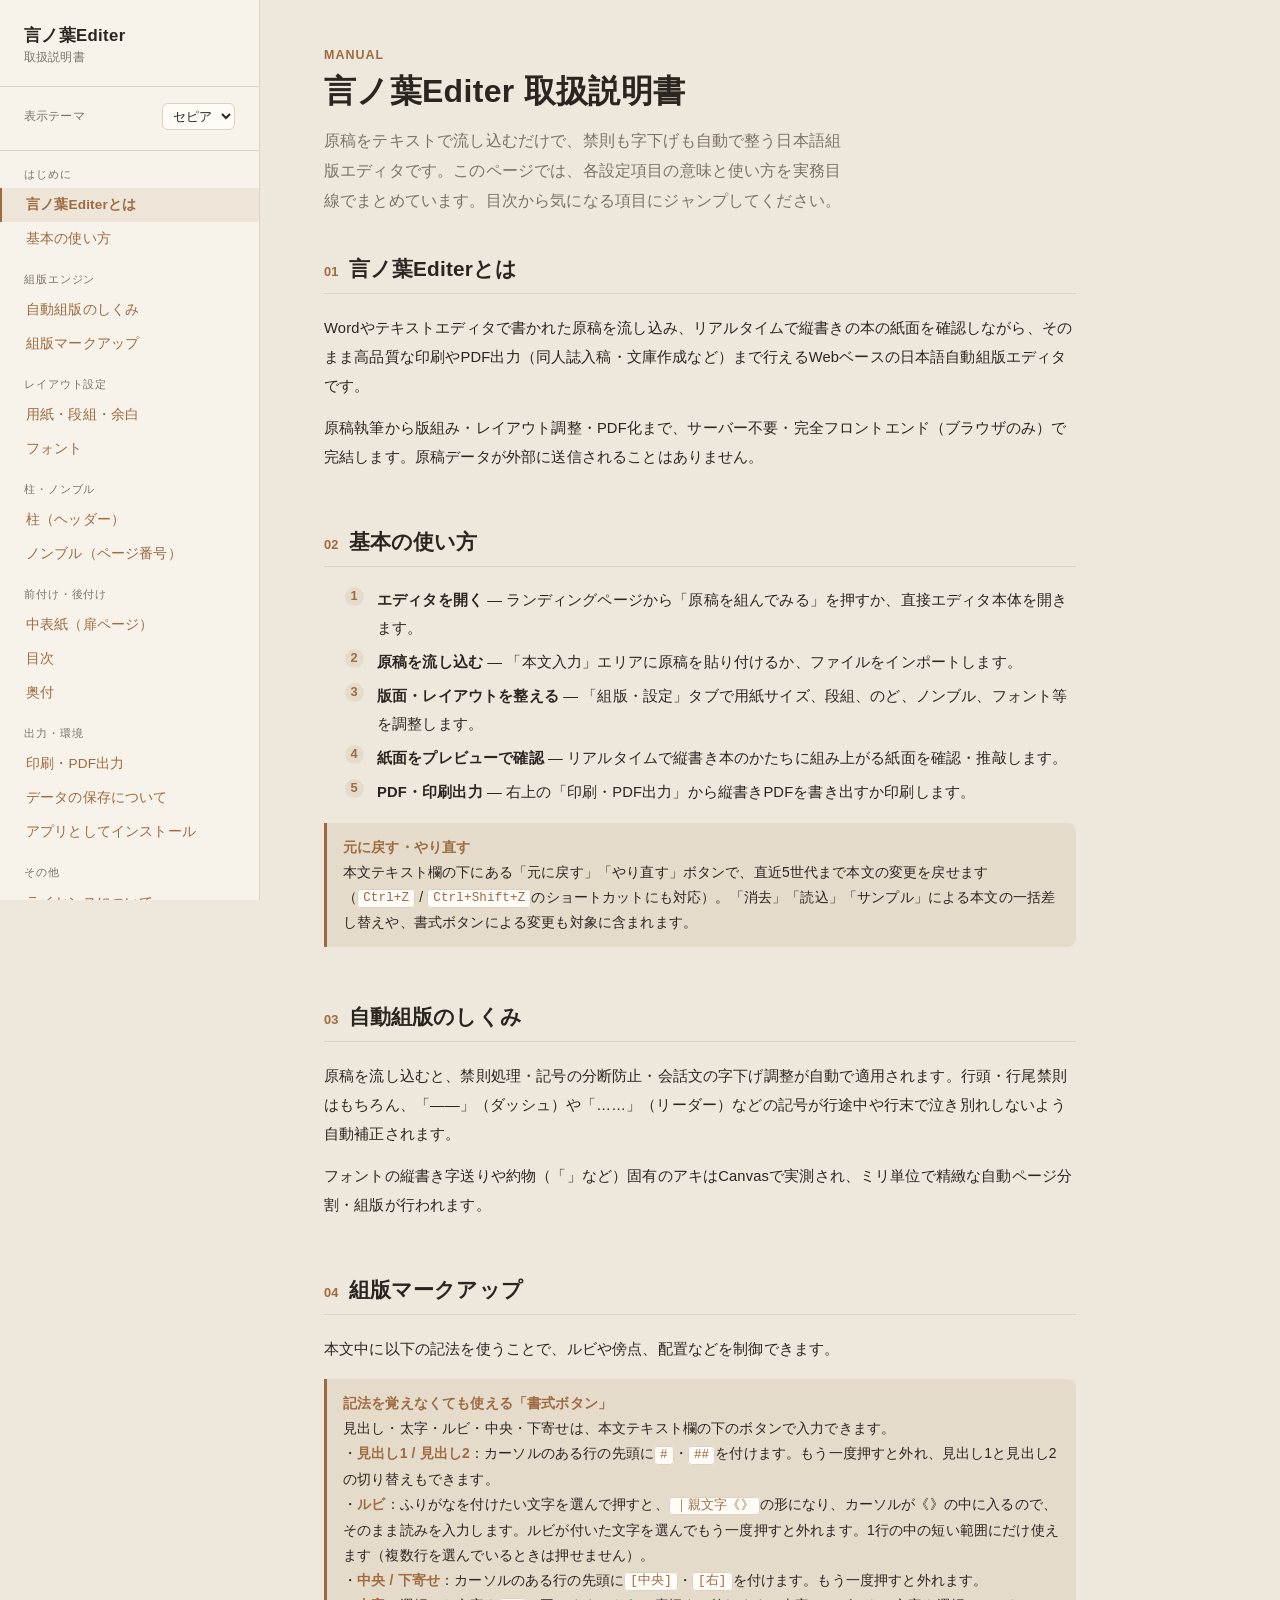
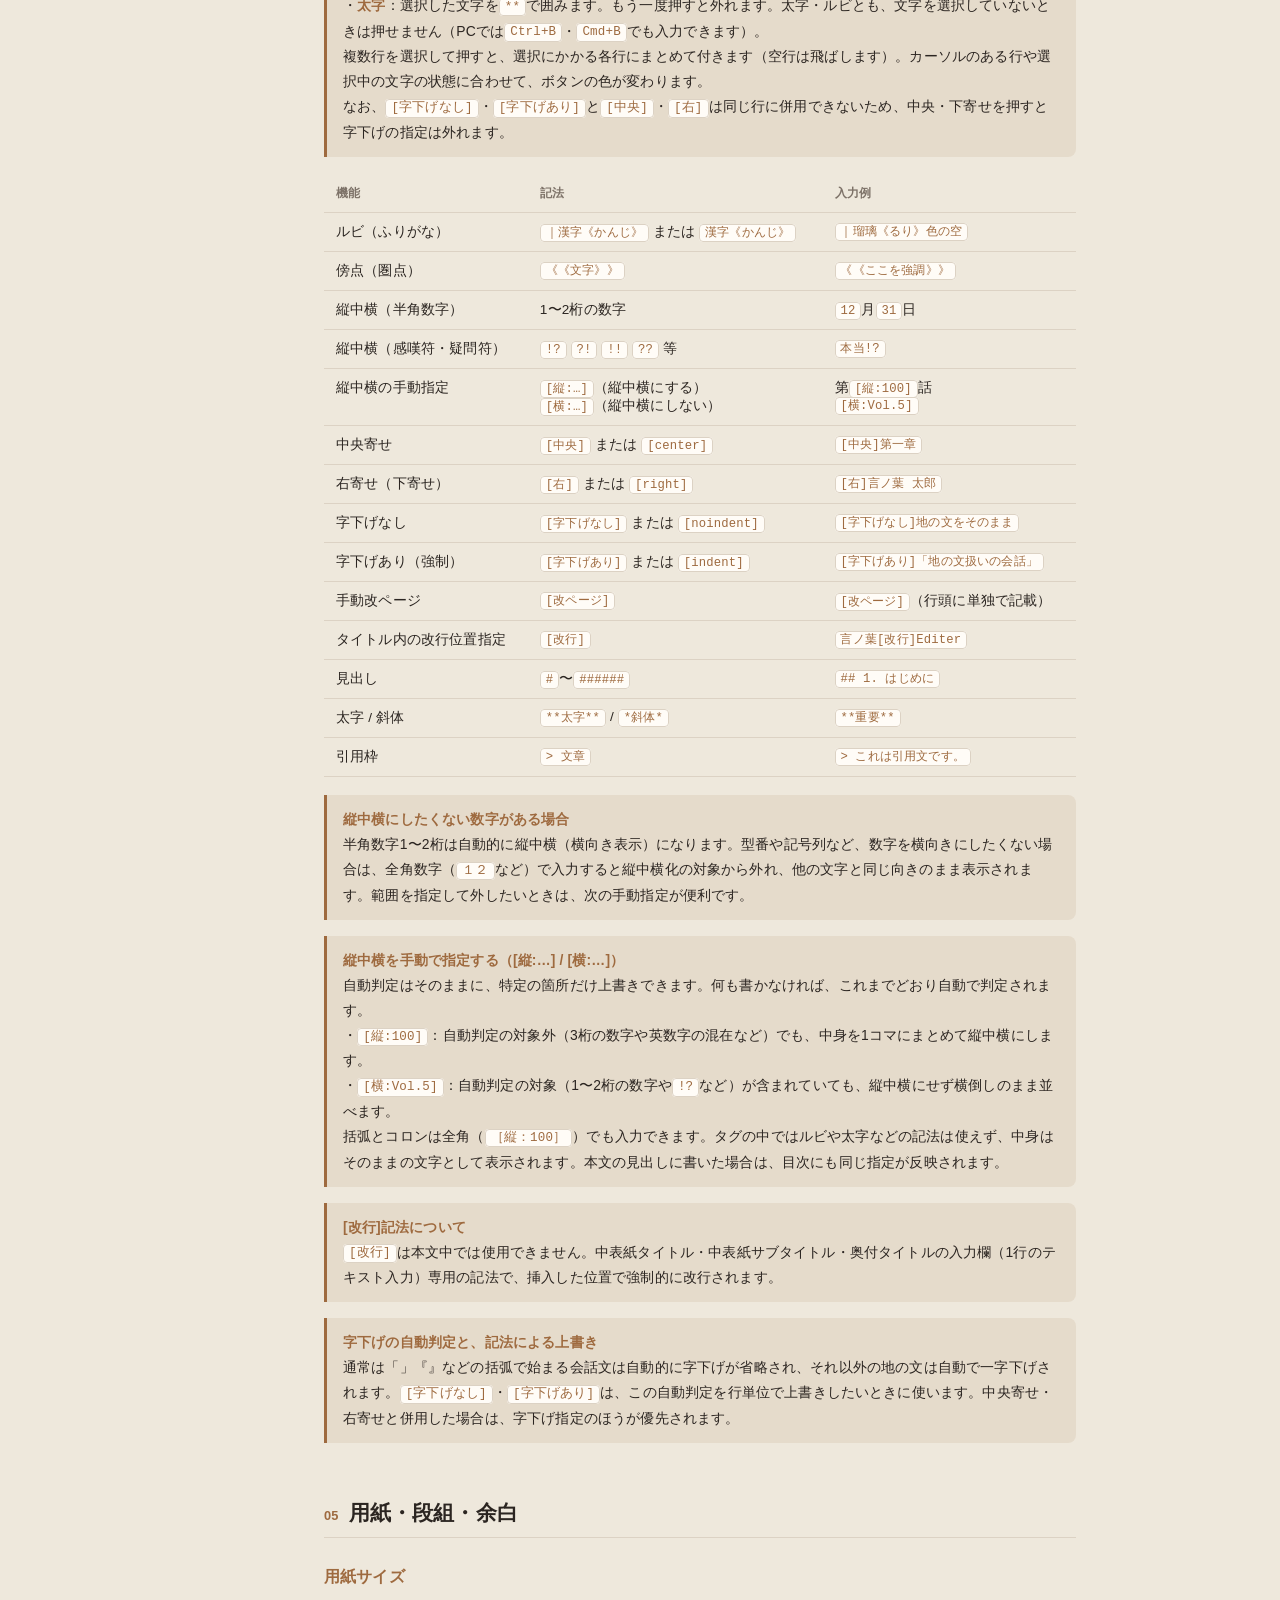
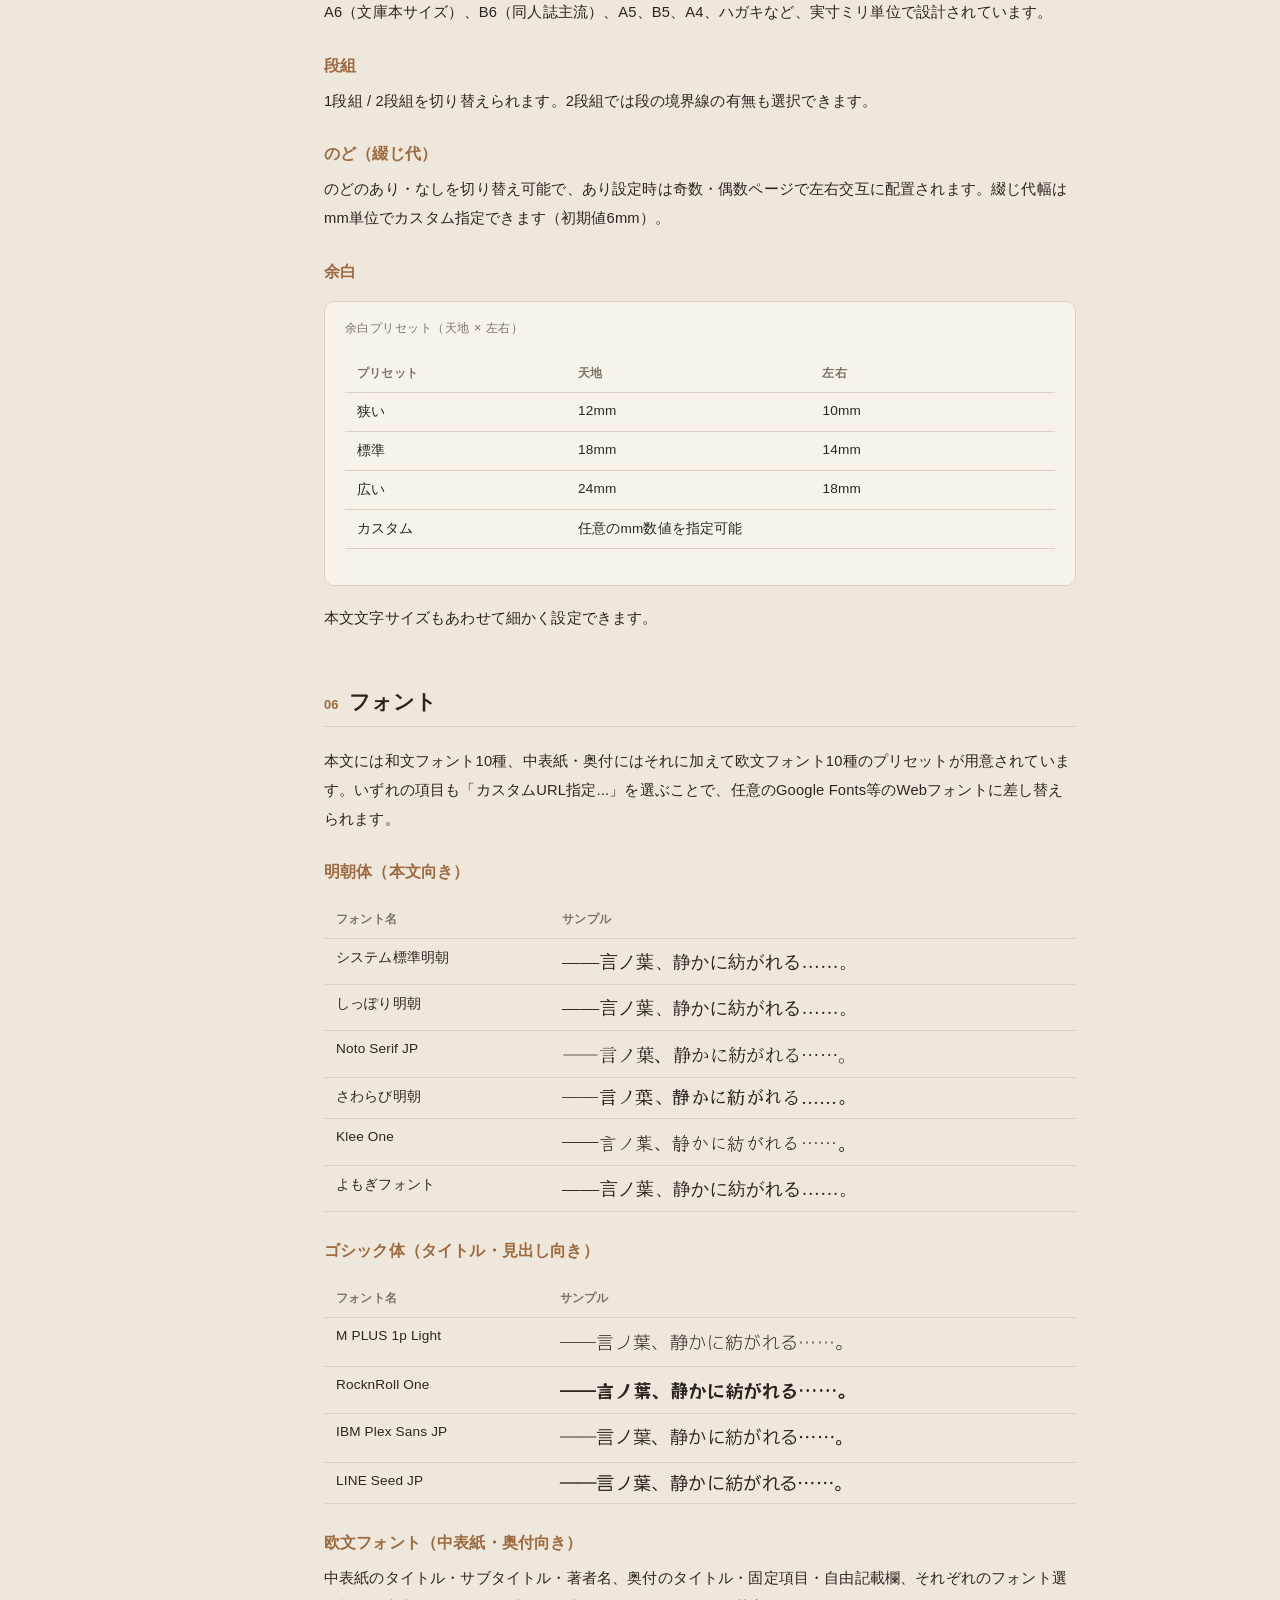
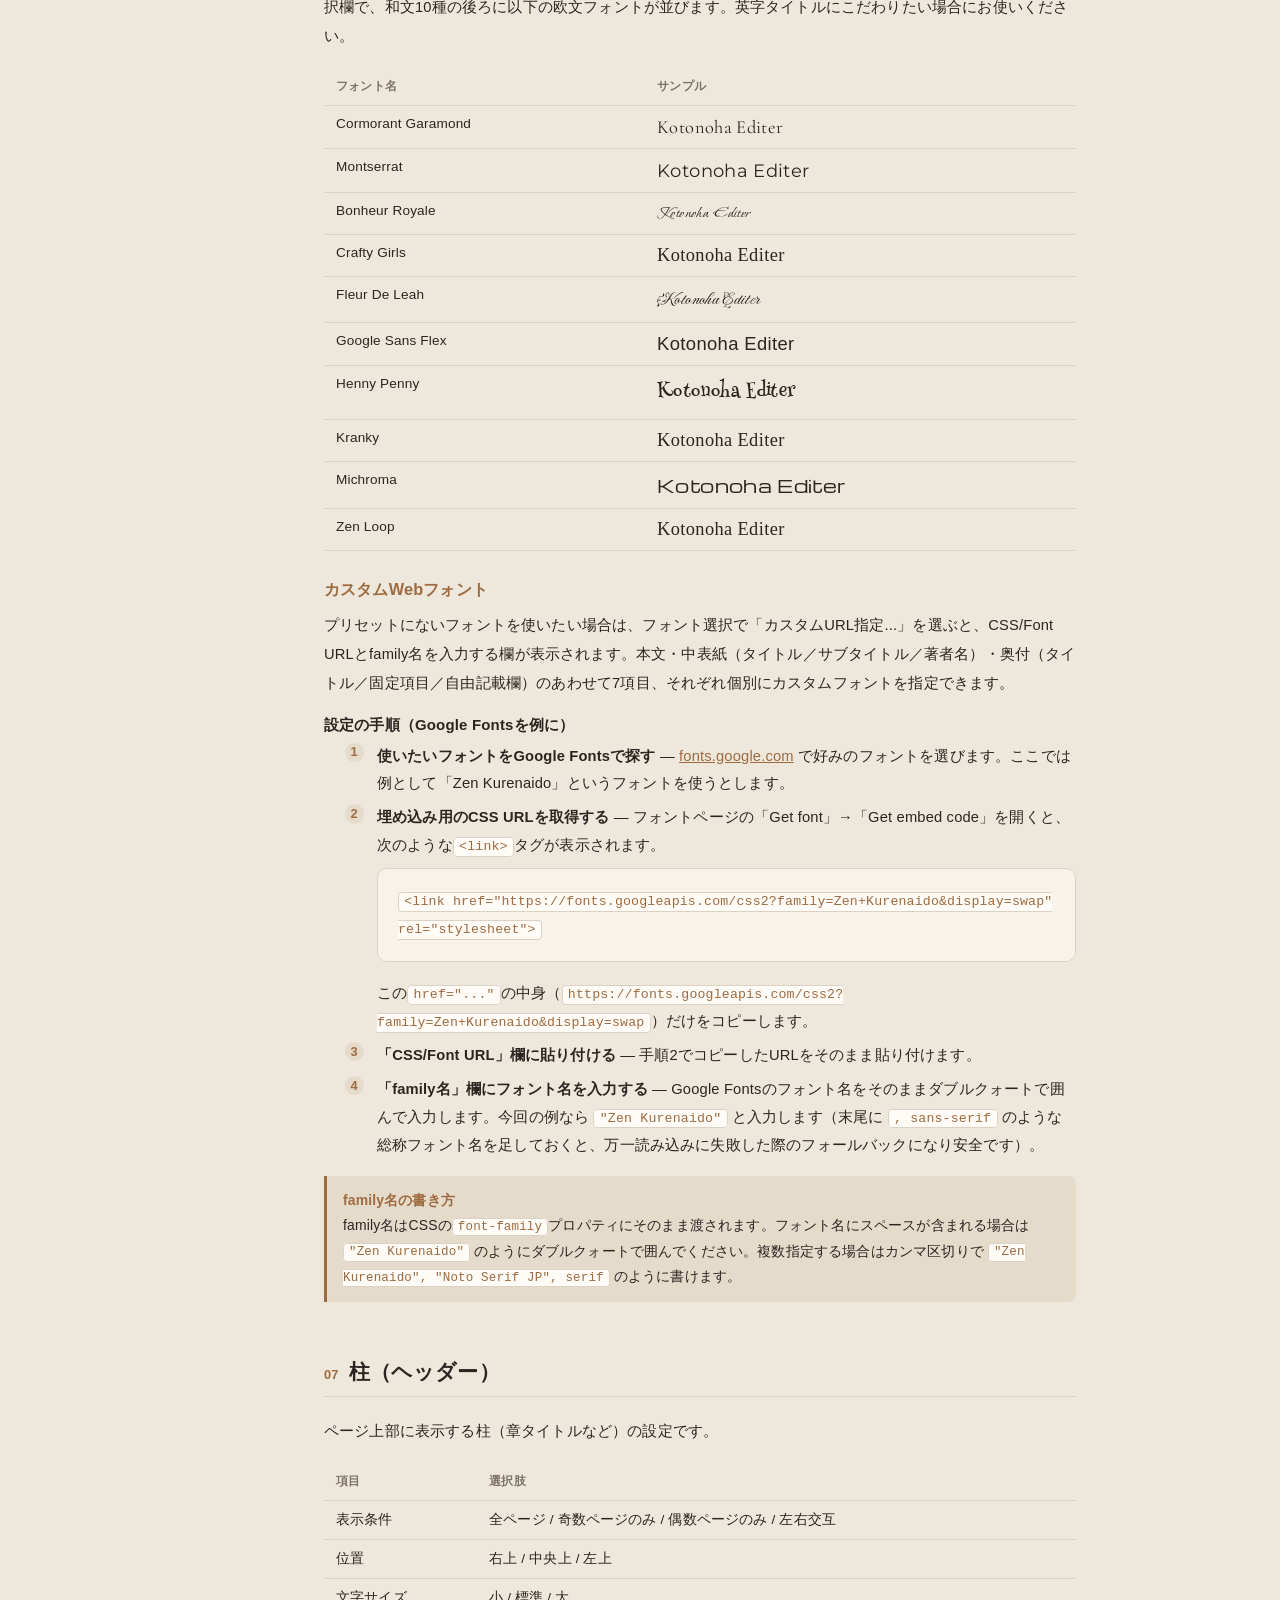
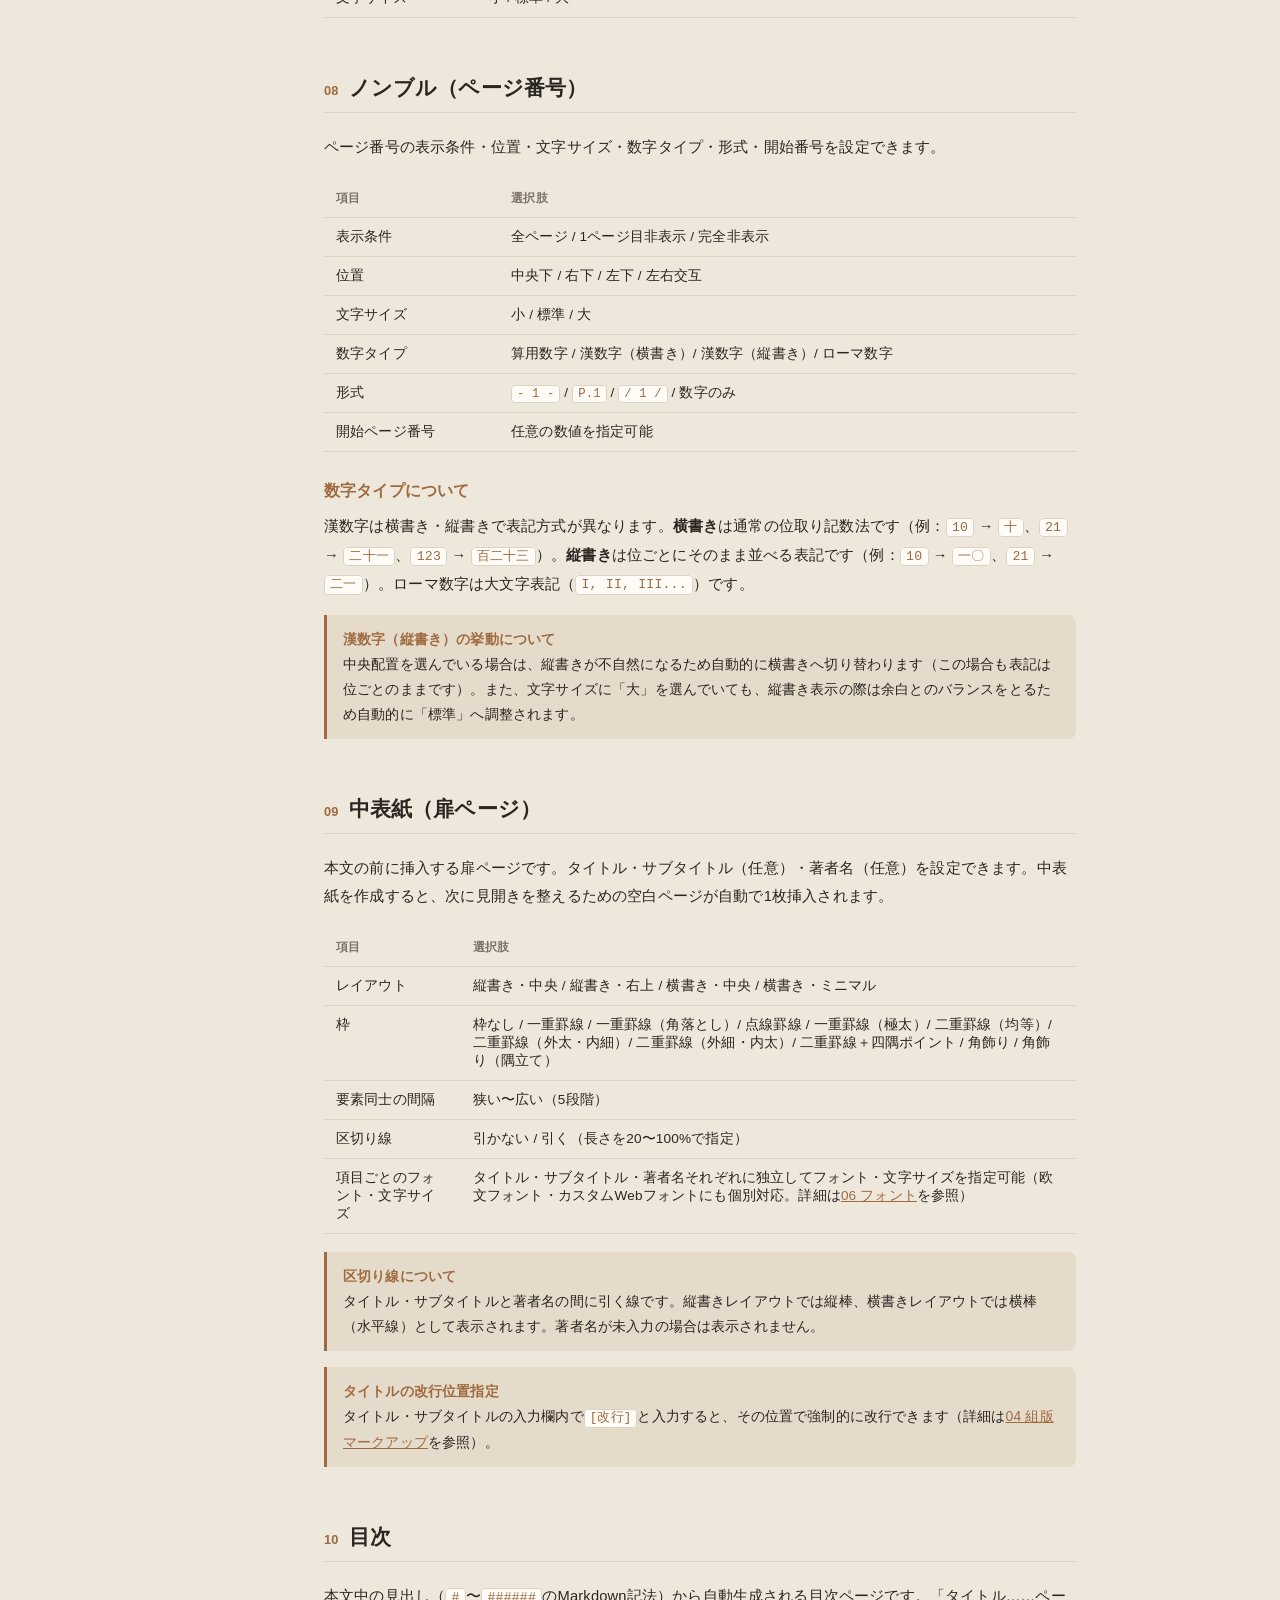
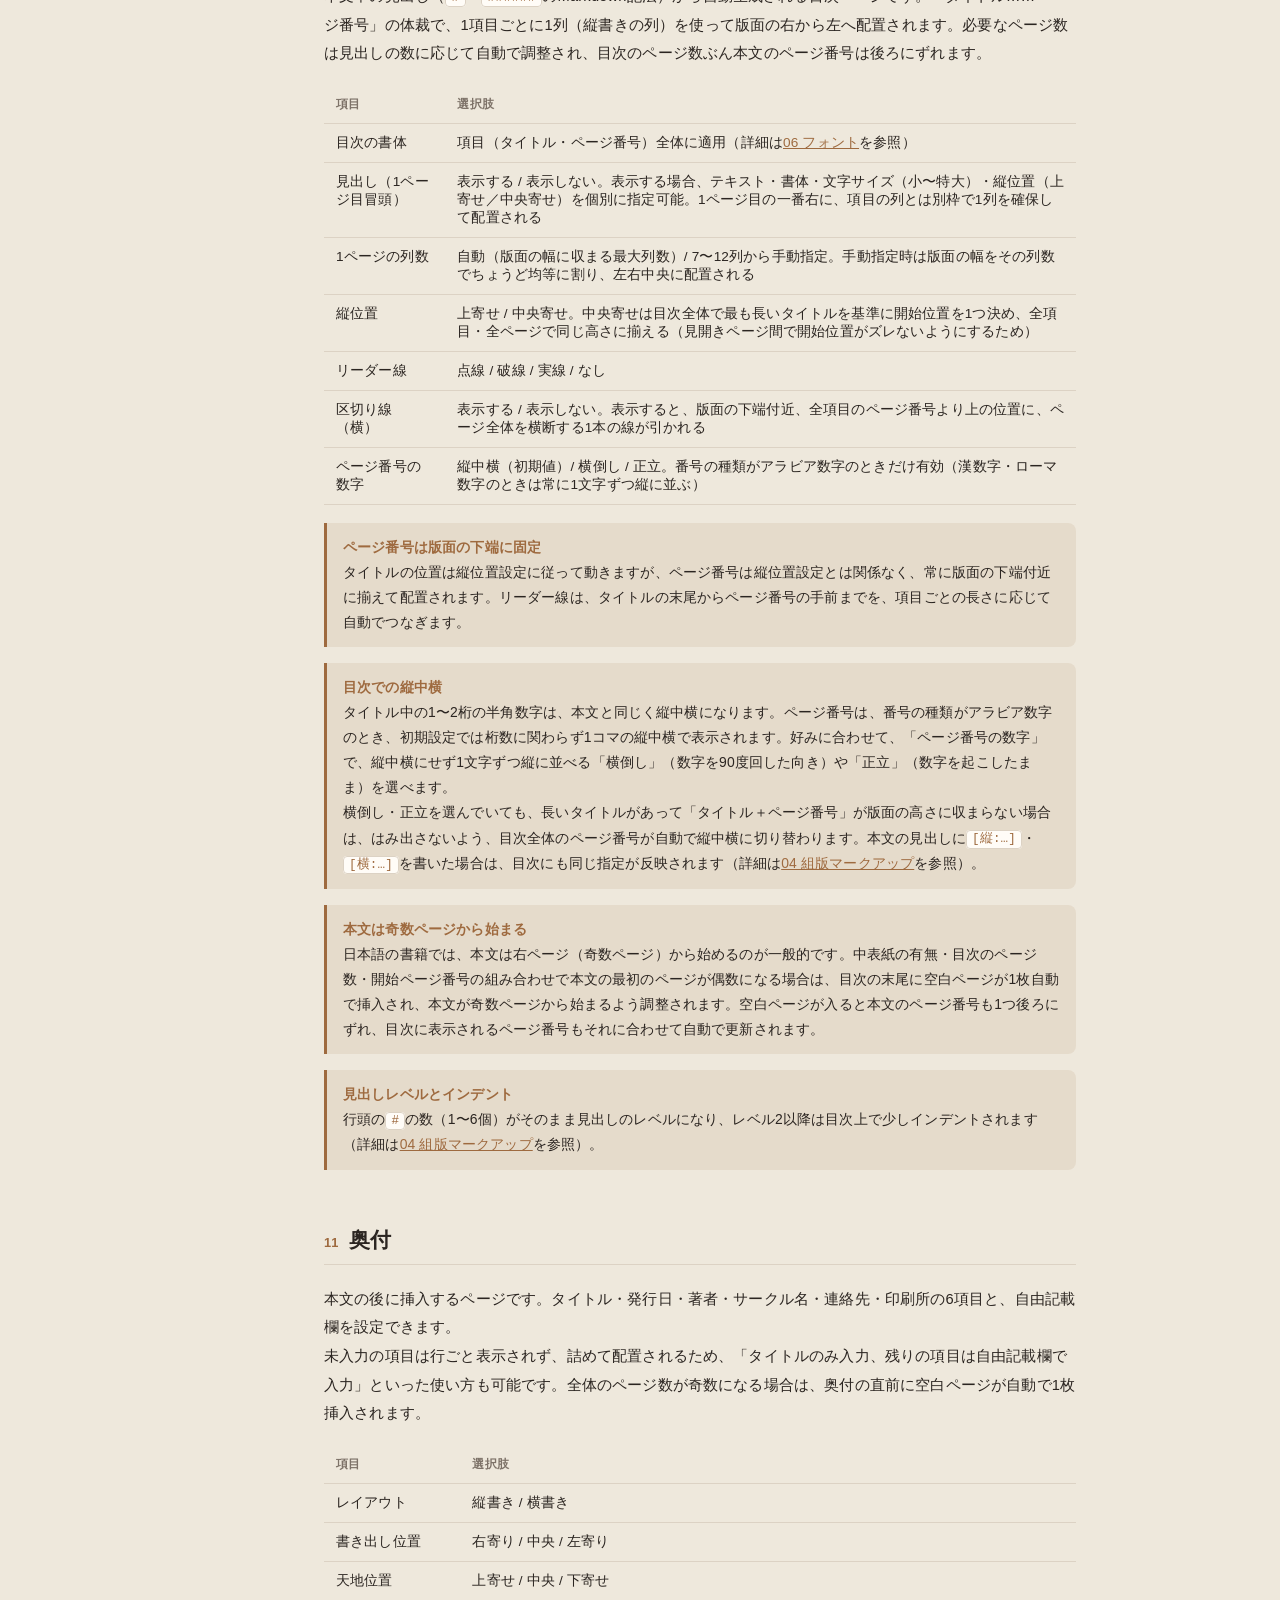
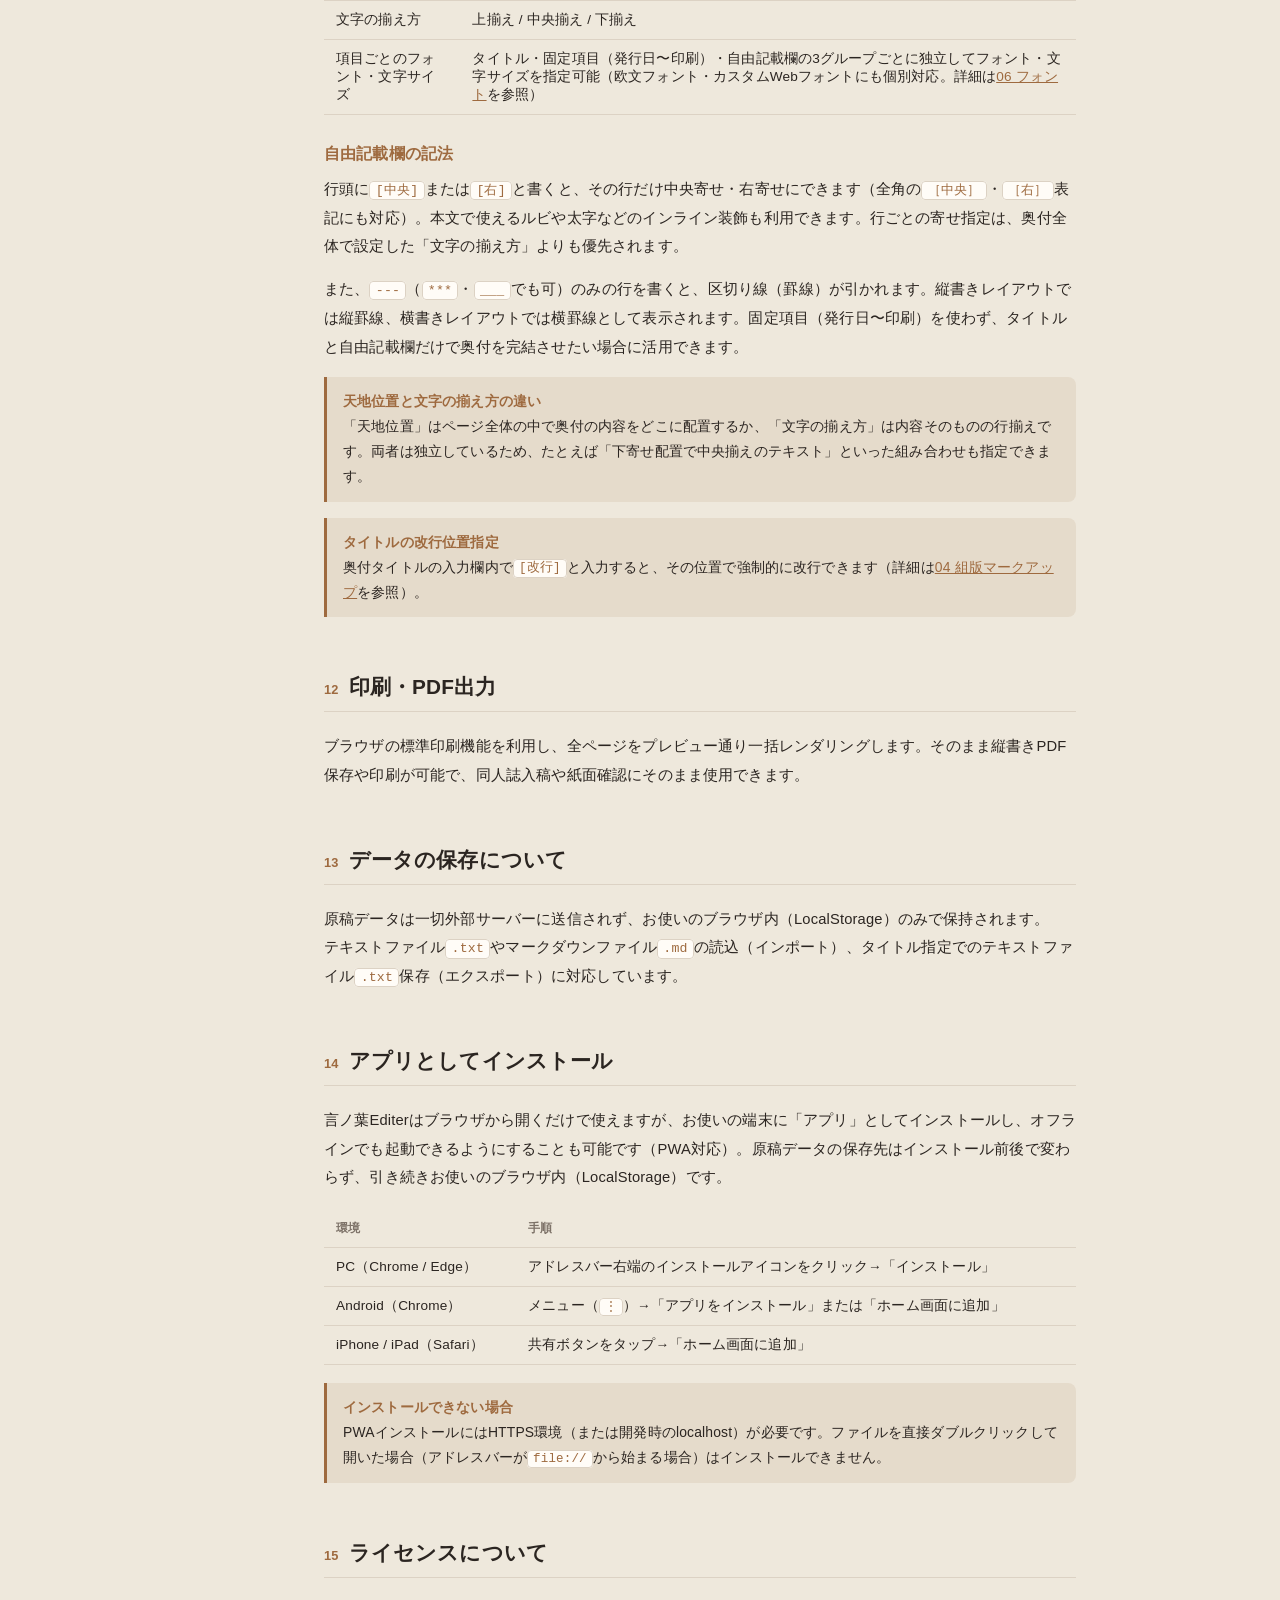
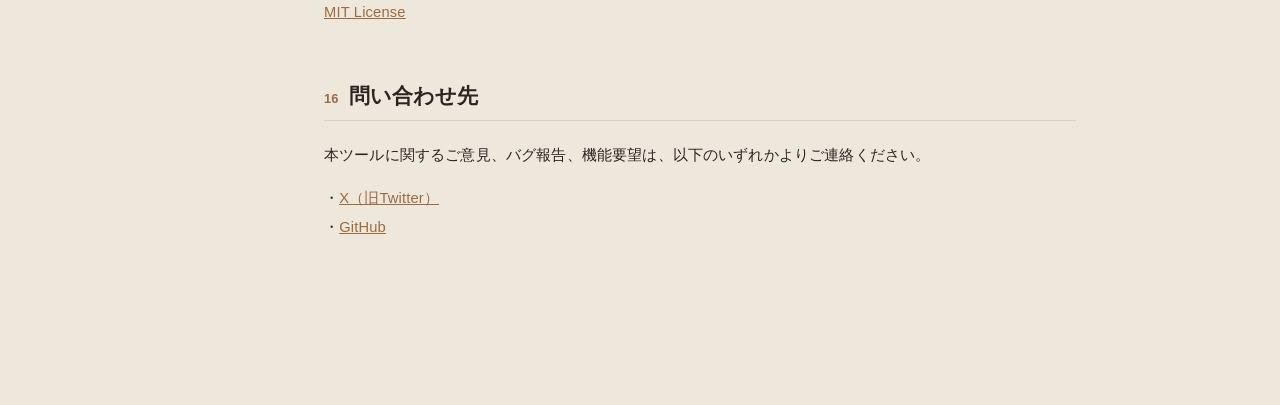
<file: manual.html>
<!doctype html>
<html lang="ja" data-theme="sepia">
  <head>
    <meta charset="UTF-8" />
    <meta name="viewport" content="width=device-width, initial-scale=1.0" />
    <!-- OGP (Open Graph Protocol) -->
    <meta property="og:title" content="言ノ葉Editer - 日本語組版エディタ" />
    <meta
      property="og:description"
      content="言葉を整え、物語を美しく。縦書き対応の日本語組版エディタ。"
    />
    <meta property="og:type" content="website" />
    <meta property="og:image" content="image/ogp.png" />
    <meta property="og:image:width" content="1200" />
    <meta property="og:image:height" content="630" />
    <meta property="og:locale" content="ja_JP" />

    <!-- Twitter Card -->
    <meta name="twitter:card" content="summary_large_image" />
    <meta name="twitter:title" content="言ノ葉Editer - 日本語組版エディタ" />
    <meta
      name="twitter:description"
      content="言葉を整え、物語を美しく。縦書き対応の日本語組版エディタ。"
    />
    <meta name="twitter:image" content="image/ogp.png" />

    <!-- 一般メタタグ -->
    <meta
      name="description"
      content="言葉を整え、物語を美しく。縦書き対応の日本語組版エディタ。"
    />

    <!-- ファビコン -->
    <link rel="icon" type="image/svg+xml" href="image/favicon.svg" />
    <link rel="apple-touch-icon" href="image/icon-180.png" />

    <!-- PWA -->
    <link rel="manifest" href="manifest.json" />
    <meta name="theme-color" content="#7a502f" />

    <title>取扱説明書 | 言ノ葉Editer</title>
    <link rel="preconnect" href="https://fonts.googleapis.com" />
    <link rel="preconnect" href="https://fonts.gstatic.com" crossorigin />
    <link
      rel="stylesheet"
      href="https://fonts.googleapis.com/css2?family=Shippori+Mincho:wght@400;500;600;700&family=Noto+Serif+JP:wght@400;500;600&family=Sawarabi+Mincho&display=swap"
    />
    <link
      rel="stylesheet"
      href="https://fonts.googleapis.com/css2?family=M+PLUS+1p:wght@300&family=RocknRoll+One&family=IBM+Plex+Sans+JP:wght@400&family=LINE+Seed+JP:wght@400&family=Klee+One&family=Yomogi&display=swap"
    />
    <!-- 中表紙・奥付用 欧文フォントプリセット -->
    <link
      rel="stylesheet"
      href="https://fonts.googleapis.com/css2?family=Cormorant+Garamond:wght@400;500;600;700&family=Montserrat:wght@400;500;600;700&family=Bonheur+Royale&family=Crafty+Girls&family=Fleur+De+Leah&family=Google+Sans+Flex:opsz,wght@6..144,1..1000&family=Henny+Penny&family=Kranky&family=Michroma&family=Zen+Loop:ital@0;1&display=swap"
    />
    <link rel="stylesheet" href="css/lp.css" />
  </head>

  <body>
    <div class="app-shell">
      <div class="mobile-toc-toggle" id="mobileTocToggle">
        <span>☰</span><span>目次</span>
      </div>
      <div class="toc-scrim" id="tocScrim"></div>

      <nav class="toc-sidebar" id="tocSidebar">
        <div class="toc-brand">
          <div class="toc-brand-title">言ノ葉Editer</div>
          <div class="toc-brand-sub">取扱説明書</div>
        </div>
        <div class="toc-theme-row">
          <label for="themeSelect">表示テーマ</label>
          <select id="themeSelect">
            <option value="standard">ライト</option>
            <option value="dark">ダーク</option>
            <option value="sepia" selected>セピア</option>
          </select>
        </div>
        <div class="toc-nav" id="tocNav">
          <div class="toc-group-label">はじめに</div>
          <a href="#intro">言ノ葉Editerとは</a>
          <a href="#quickstart">基本の使い方</a>

          <div class="toc-group-label">組版エンジン</div>
          <a href="#engine">自動組版のしくみ</a>
          <a href="#markup">組版マークアップ</a>

          <div class="toc-group-label">レイアウト設定</div>
          <a href="#paper">用紙・段組・余白</a>
          <a href="#font">フォント</a>

          <div class="toc-group-label">柱・ノンブル</div>
          <a href="#header">柱（ヘッダー）</a>
          <a href="#nombre">ノンブル（ページ番号）</a>

          <div class="toc-group-label">前付け・後付け</div>
          <a href="#frontmatter">中表紙（扉ページ）</a>
          <a href="#toc-guide">目次</a>
          <a href="#colophon">奥付</a>

          <div class="toc-group-label">出力・環境</div>
          <a href="#output">印刷・PDF出力</a>
          <a href="#local">データの保存について</a>
          <a href="#pwa">アプリとしてインストール</a>
          <div class="toc-group-label">その他</div>
          <a href="#license">ライセンスについて</a>
          <a href="#faq">問い合わせ先</a>
        </div>
      </nav>

      <main class="content-area">
        <header class="doc-header">
          <div class="doc-eyebrow">MANUAL</div>
          <h1 class="doc-title">言ノ葉Editer 取扱説明書</h1>
          <p class="doc-lead">
            原稿をテキストで流し込むだけで、禁則も字下げも自動で整う日本語組版エディタです。このページでは、各設定項目の意味と使い方を実務目線でまとめています。目次から気になる項目にジャンプしてください。
          </p>
        </header>

        <section class="doc-section" id="intro">
          <h2><span class="section-no">01</span>言ノ葉Editerとは</h2>
          <p>
            Wordやテキストエディタで書かれた原稿を流し込み、リアルタイムで縦書きの本の紙面を確認しながら、そのまま高品質な印刷やPDF出力（同人誌入稿・文庫作成など）まで行えるWebベースの日本語自動組版エディタです。
          </p>
          <p>
            原稿執筆から版組み・レイアウト調整・PDF化まで、サーバー不要・完全フロントエンド（ブラウザのみ）で完結します。原稿データが外部に送信されることはありません。
          </p>
        </section>

        <section class="doc-section" id="quickstart">
          <h2><span class="section-no">02</span>基本の使い方</h2>
          <ol class="steps-list">
            <li>
              <strong>エディタを開く</strong> —
              ランディングページから「原稿を組んでみる」を押すか、直接エディタ本体を開きます。
            </li>
            <li>
              <strong>原稿を流し込む</strong> —
              「本文入力」エリアに原稿を貼り付けるか、ファイルをインポートします。
            </li>
            <li>
              <strong>版面・レイアウトを整える</strong> —
              「組版・設定」タブで用紙サイズ、段組、のど、ノンブル、フォント等を調整します。
            </li>
            <li>
              <strong>紙面をプレビューで確認</strong> —
              リアルタイムで縦書き本のかたちに組み上がる紙面を確認・推敲します。
            </li>
            <li>
              <strong>PDF・印刷出力</strong> —
              右上の「印刷・PDF出力」から縦書きPDFを書き出すか印刷します。
            </li>
          </ol>
          <div class="tip-box">
            <strong>元に戻す・やり直す</strong><br />
            本文テキスト欄の下にある「元に戻す」「やり直す」ボタンで、直近5世代まで本文の変更を戻せます（<code
              >Ctrl+Z</code
            >
            /
            <code>Ctrl+Shift+Z</code
            >のショートカットにも対応）。「消去」「読込」「サンプル」による本文の一括差し替えや、書式ボタンによる変更も対象に含まれます。
          </div>
        </section>

        <section class="doc-section" id="engine">
          <h2><span class="section-no">03</span>自動組版のしくみ</h2>
          <p>
            原稿を流し込むと、禁則処理・記号の分断防止・会話文の字下げ調整が自動で適用されます。行頭・行尾禁則はもちろん、「――」（ダッシュ）や「……」（リーダー）などの記号が行途中や行末で泣き別れしないよう自動補正されます。
          </p>
          <p>
            フォントの縦書き字送りや約物（「」など）固有のアキはCanvasで実測され、ミリ単位で精緻な自動ページ分割・組版が行われます。
          </p>
        </section>

        <section class="doc-section" id="markup">
          <h2><span class="section-no">04</span>組版マークアップ</h2>
          <p>
            本文中に以下の記法を使うことで、ルビや傍点、配置などを制御できます。
          </p>
          <div class="tip-box">
            <strong>記法を覚えなくても使える「書式ボタン」</strong><br />
            見出し・太字・ルビ・中央・下寄せは、本文テキスト欄の下のボタンで入力できます。<br />
            ・<strong>見出し1 / 見出し2</strong>：カーソルのある行の先頭に<code>#</code>・<code>##</code>を付けます。もう一度押すと外れ、見出し1と見出し2の切り替えもできます。<br />
            ・<strong>ルビ</strong>：ふりがなを付けたい文字を選んで押すと、<code>｜親文字《》</code>の形になり、カーソルが《》の中に入るので、そのまま読みを入力します。ルビが付いた文字を選んでもう一度押すと外れます。1行の中の短い範囲にだけ使えます（複数行を選んでいるときは押せません）。<br />
            ・<strong>中央 / 下寄せ</strong>：カーソルのある行の先頭に<code>[中央]</code>・<code>[右]</code>を付けます。もう一度押すと外れます。<br />
            ・<strong>太字</strong>：選択した文字を<code>**</code>で囲みます。もう一度押すと外れます。太字・ルビとも、文字を選択していないときは押せません（PCでは<code>Ctrl+B</code>・<code>Cmd+B</code>でも入力できます）。<br />
            複数行を選択して押すと、選択にかかる各行にまとめて付きます（空行は飛ばします）。カーソルのある行や選択中の文字の状態に合わせて、ボタンの色が変わります。<br />
            なお、<code>[字下げなし]</code>・<code>[字下げあり]</code>と<code>[中央]</code>・<code>[右]</code>は同じ行に併用できないため、中央・下寄せを押すと字下げの指定は外れます。
          </div>
          <table class="ref-table">
            <thead>
              <tr>
                <th>機能</th>
                <th>記法</th>
                <th>入力例</th>
              </tr>
            </thead>
            <tbody>
              <tr>
                <td>ルビ（ふりがな）</td>
                <td>
                  <code>｜漢字《かんじ》</code> または
                  <code>漢字《かんじ》</code>
                </td>
                <td><code>｜瑠璃《るり》色の空</code></td>
              </tr>
              <tr>
                <td>傍点（圏点）</td>
                <td><code>《《文字》》</code></td>
                <td><code>《《ここを強調》》</code></td>
              </tr>
              <tr>
                <td>縦中横（半角数字）</td>
                <td>1〜2桁の数字</td>
                <td><code>12</code>月<code>31</code>日</td>
              </tr>
              <tr>
                <td>縦中横（感嘆符・疑問符）</td>
                <td>
                  <code>!?</code> <code>?!</code> <code>!!</code>
                  <code>??</code> 等
                </td>
                <td><code>本当!?</code></td>
              </tr>
              <tr>
                <td>縦中横の手動指定</td>
                <td>
                  <code>[縦:…]</code>（縦中横にする）<br />
                  <code>[横:…]</code>（縦中横にしない）
                </td>
                <td>
                  第<code>[縦:100]</code>話<br />
                  <code>[横:Vol.5]</code>
                </td>
              </tr>
              <tr>
                <td>中央寄せ</td>
                <td><code>[中央]</code> または <code>[center]</code></td>
                <td><code>[中央]第一章</code></td>
              </tr>
              <tr>
                <td>右寄せ（下寄せ）</td>
                <td><code>[右]</code> または <code>[right]</code></td>
                <td><code>[右]言ノ葉 太郎</code></td>
              </tr>
              <tr>
                <td>字下げなし</td>
                <td>
                  <code>[字下げなし]</code> または <code>[noindent]</code>
                </td>
                <td><code>[字下げなし]地の文をそのまま</code></td>
              </tr>
              <tr>
                <td>字下げあり（強制）</td>
                <td><code>[字下げあり]</code> または <code>[indent]</code></td>
                <td><code>[字下げあり]「地の文扱いの会話」</code></td>
              </tr>
              <tr>
                <td>手動改ページ</td>
                <td><code>[改ページ]</code></td>
                <td><code>[改ページ]</code>（行頭に単独で記載）</td>
              </tr>
              <tr>
                <td>タイトル内の改行位置指定</td>
                <td><code>[改行]</code></td>
                <td><code>言ノ葉[改行]Editer</code></td>
              </tr>
              <tr>
                <td>見出し</td>
                <td><code>#</code>〜<code>######</code></td>
                <td><code>## 1. はじめに</code></td>
              </tr>
              <tr>
                <td>太字 / 斜体</td>
                <td><code>**太字**</code> / <code>*斜体*</code></td>
                <td><code>**重要**</code></td>
              </tr>
              <tr>
                <td>引用枠</td>
                <td><code>&gt; 文章</code></td>
                <td><code>&gt; これは引用文です。</code></td>
              </tr>
            </tbody>
          </table>
          <div class="tip-box">
            <strong>縦中横にしたくない数字がある場合</strong><br />
            半角数字1〜2桁は自動的に縦中横（横向き表示）になります。型番や記号列など、数字を横向きにしたくない場合は、全角数字（<code>１２</code>など）で入力すると縦中横化の対象から外れ、他の文字と同じ向きのまま表示されます。範囲を指定して外したいときは、次の手動指定が便利です。
          </div>
          <div class="tip-box">
            <strong>縦中横を手動で指定する（[縦:…] / [横:…]）</strong><br />
            自動判定はそのままに、特定の箇所だけ上書きできます。何も書かなければ、これまでどおり自動で判定されます。<br />
            ・<code>[縦:100]</code>：自動判定の対象外（3桁の数字や英数字の混在など）でも、中身を1コマにまとめて縦中横にします。<br />
            ・<code>[横:Vol.5]</code>：自動判定の対象（1〜2桁の数字や<code>!?</code>など）が含まれていても、縦中横にせず横倒しのまま並べます。<br />
            括弧とコロンは全角（<code>［縦：100］</code>）でも入力できます。タグの中ではルビや太字などの記法は使えず、中身はそのままの文字として表示されます。本文の見出しに書いた場合は、目次にも同じ指定が反映されます。
          </div>
          <div class="tip-box">
            <strong>[改行]記法について</strong><br />
            <code>[改行]</code
            >は本文中では使用できません。中表紙タイトル・中表紙サブタイトル・奥付タイトルの入力欄（1行のテキスト入力）専用の記法で、挿入した位置で強制的に改行されます。
          </div>
          <div class="tip-box">
            <strong>字下げの自動判定と、記法による上書き</strong><br />
            通常は「」『』などの括弧で始まる会話文は自動的に字下げが省略され、それ以外の地の文は自動で一字下げされます。<code>[字下げなし]</code>・<code>[字下げあり]</code>は、この自動判定を行単位で上書きしたいときに使います。中央寄せ・右寄せと併用した場合は、字下げ指定のほうが優先されます。
          </div>
        </section>

        <section class="doc-section" id="paper">
          <h2><span class="section-no">05</span>用紙・段組・余白</h2>
          <h3>用紙サイズ</h3>
          <p>
            A6（文庫本サイズ）、B6（同人誌主流）、A5、B5、A4、ハガキなど、実寸ミリ単位で設計されています。
          </p>
          <h3>段組</h3>
          <p>
            1段組 /
            2段組を切り替えられます。2段組では段の境界線の有無も選択できます。
          </p>
          <h3>のど（綴じ代）</h3>
          <p>
            のどのあり・なしを切り替え可能で、あり設定時は奇数・偶数ページで左右交互に配置されます。綴じ代幅はmm単位でカスタム指定できます（初期値6mm）。
          </p>
          <h3>余白</h3>
          <div class="panel-card">
            <div class="panel-card-title">余白プリセット（天地 × 左右）</div>
            <table class="ref-table">
              <thead>
                <tr>
                  <th>プリセット</th>
                  <th>天地</th>
                  <th>左右</th>
                </tr>
              </thead>
              <tbody>
                <tr>
                  <td>狭い</td>
                  <td>12mm</td>
                  <td>10mm</td>
                </tr>
                <tr>
                  <td>標準</td>
                  <td>18mm</td>
                  <td>14mm</td>
                </tr>
                <tr>
                  <td>広い</td>
                  <td>24mm</td>
                  <td>18mm</td>
                </tr>
                <tr>
                  <td>カスタム</td>
                  <td colspan="2">任意のmm数値を指定可能</td>
                </tr>
              </tbody>
            </table>
          </div>
          <p>本文文字サイズもあわせて細かく設定できます。</p>
        </section>

        <section class="doc-section" id="font">
          <h2><span class="section-no">06</span>フォント</h2>
          <p>
            本文には和文フォント10種、中表紙・奥付にはそれに加えて欧文フォント10種のプリセットが用意されています。いずれの項目も「カスタムURL指定...」を選ぶことで、任意のGoogle
            Fonts等のWebフォントに差し替えられます。
          </p>

          <h3>明朝体（本文向き）</h3>
          <table class="ref-table">
            <thead>
              <tr>
                <th>フォント名</th>
                <th>サンプル</th>
              </tr>
            </thead>
            <tbody>
              <tr>
                <td>システム標準明朝</td>
                <td
                  class="font-sample"
                  style="
                    font-family:
                      &quot;Hiragino Mincho ProN&quot;, &quot;Yu Mincho&quot;,
                      &quot;MS Mincho&quot;, serif;
                  "
                >
                  ――言ノ葉、静かに紡がれる……。
                </td>
              </tr>
              <tr>
                <td>しっぽり明朝</td>
                <td
                  class="font-sample"
                  style="
                    font-family:
                      &quot;Shippori Mincho&quot;, &quot;Yu Mincho&quot;,
                      &quot;MS Mincho&quot;, serif;
                  "
                >
                  ――言ノ葉、静かに紡がれる……。
                </td>
              </tr>
              <tr>
                <td>Noto Serif JP</td>
                <td
                  class="font-sample"
                  style="
                    font-family:
                      &quot;Noto Serif JP&quot;, &quot;Yu Mincho&quot;,
                      &quot;MS Mincho&quot;, serif;
                  "
                >
                  ――言ノ葉、静かに紡がれる……。
                </td>
              </tr>
              <tr>
                <td>さわらび明朝</td>
                <td
                  class="font-sample"
                  style="
                    font-family:
                      &quot;Sawarabi Mincho&quot;, &quot;Yu Mincho&quot;,
                      &quot;MS Mincho&quot;, serif;
                  "
                >
                  ――言ノ葉、静かに紡がれる……。
                </td>
              </tr>
              <tr>
                <td>Klee One</td>
                <td
                  class="font-sample"
                  style="
                    font-family:
                      &quot;Klee One&quot;, &quot;Hiragino Mincho ProN&quot;,
                      serif;
                  "
                >
                  ――言ノ葉、静かに紡がれる……。
                </td>
              </tr>
              <tr>
                <td>よもぎフォント</td>
                <td
                  class="font-sample"
                  style="
                    font-family:
                      &quot;Yomogi&quot;, &quot;Hiragino Mincho ProN&quot;,
                      serif;
                  "
                >
                  ――言ノ葉、静かに紡がれる……。
                </td>
              </tr>
            </tbody>
          </table>

          <h3>ゴシック体（タイトル・見出し向き）</h3>
          <table class="ref-table">
            <thead>
              <tr>
                <th>フォント名</th>
                <th>サンプル</th>
              </tr>
            </thead>
            <tbody>
              <tr>
                <td>M PLUS 1p Light</td>
                <td
                  class="font-sample"
                  style="
                    font-family:
                      &quot;M PLUS 1p&quot;, &quot;Hiragino Sans&quot;,
                      sans-serif;
                    font-weight: 300;
                  "
                >
                  ――言ノ葉、静かに紡がれる……。
                </td>
              </tr>
              <tr>
                <td>RocknRoll One</td>
                <td
                  class="font-sample"
                  style="
                    font-family:
                      &quot;RocknRoll One&quot;, &quot;Hiragino Sans&quot;,
                      sans-serif;
                  "
                >
                  ――言ノ葉、静かに紡がれる……。
                </td>
              </tr>
              <tr>
                <td>IBM Plex Sans JP</td>
                <td
                  class="font-sample"
                  style="
                    font-family:
                      &quot;IBM Plex Sans JP&quot;, &quot;Hiragino Sans&quot;,
                      sans-serif;
                  "
                >
                  ――言ノ葉、静かに紡がれる……。
                </td>
              </tr>
              <tr>
                <td>LINE Seed JP</td>
                <td
                  class="font-sample"
                  style="
                    font-family:
                      &quot;LINE Seed JP&quot;, &quot;Hiragino Sans&quot;,
                      sans-serif;
                  "
                >
                  ――言ノ葉、静かに紡がれる……。
                </td>
              </tr>
            </tbody>
          </table>

          <h3>欧文フォント（中表紙・奥付向き）</h3>
          <p>
            中表紙のタイトル・サブタイトル・著者名、奥付のタイトル・固定項目・自由記載欄、それぞれのフォント選択欄で、和文10種の後ろに以下の欧文フォントが並びます。英字タイトルにこだわりたい場合にお使いください。
          </p>
          <table class="ref-table">
            <thead>
              <tr>
                <th>フォント名</th>
                <th>サンプル</th>
              </tr>
            </thead>
            <tbody>
              <tr>
                <td>Cormorant Garamond</td>
                <td
                  class="font-sample"
                  style="font-family: &quot;Cormorant Garamond&quot;, serif"
                >
                  Kotonoha Editer
                </td>
              </tr>
              <tr>
                <td>Montserrat</td>
                <td
                  class="font-sample"
                  style="font-family: &quot;Montserrat&quot;, sans-serif"
                >
                  Kotonoha Editer
                </td>
              </tr>
              <tr>
                <td>Bonheur Royale</td>
                <td
                  class="font-sample"
                  style="font-family: &quot;Bonheur Royale&quot;, cursive"
                >
                  Kotonoha Editer
                </td>
              </tr>
              <tr>
                <td>Crafty Girls</td>
                <td
                  class="font-sample"
                  style="font-family: &quot;Crafty Girls&quot;, cursive"
                >
                  Kotonoha Editer
                </td>
              </tr>
              <tr>
                <td>Fleur De Leah</td>
                <td
                  class="font-sample"
                  style="font-family: &quot;Fleur De Leah&quot;, cursive"
                >
                  Kotonoha Editer
                </td>
              </tr>
              <tr>
                <td>Google Sans Flex</td>
                <td
                  class="font-sample"
                  style="font-family: &quot;Google Sans Flex&quot;, sans-serif"
                >
                  Kotonoha Editer
                </td>
              </tr>
              <tr>
                <td>Henny Penny</td>
                <td
                  class="font-sample"
                  style="font-family: &quot;Henny Penny&quot;, cursive"
                >
                  Kotonoha Editer
                </td>
              </tr>
              <tr>
                <td>Kranky</td>
                <td
                  class="font-sample"
                  style="font-family: &quot;Kranky&quot;, cursive"
                >
                  Kotonoha Editer
                </td>
              </tr>
              <tr>
                <td>Michroma</td>
                <td
                  class="font-sample"
                  style="font-family: &quot;Michroma&quot;, sans-serif"
                >
                  Kotonoha Editer
                </td>
              </tr>
              <tr>
                <td>Zen Loop</td>
                <td
                  class="font-sample"
                  style="font-family: &quot;Zen Loop&quot;, cursive"
                >
                  Kotonoha Editer
                </td>
              </tr>
            </tbody>
          </table>

          <h3>カスタムWebフォント</h3>
          <p>
            プリセットにないフォントを使いたい場合は、フォント選択で「カスタムURL指定...」を選ぶと、CSS/Font
            URLとfamily名を入力する欄が表示されます。本文・中表紙（タイトル／サブタイトル／著者名）・奥付（タイトル／固定項目／自由記載欄）のあわせて7項目、それぞれ個別にカスタムフォントを指定できます。
          </p>

          <h4 style="margin: 18px 0 8px; font-size: 15px">
            設定の手順（Google Fontsを例に）
          </h4>
          <ol class="steps-list">
            <li>
              <strong>使いたいフォントをGoogle Fontsで探す</strong> —
              <a
                href="https://fonts.google.com/"
                target="_blank"
                rel="noopener noreferrer"
                >fonts.google.com</a
              >
              で好みのフォントを選びます。ここでは例として「Zen
              Kurenaido」というフォントを使うとします。
            </li>
            <li>
              <strong>埋め込み用のCSS URLを取得する</strong> —
              フォントページの「Get font」→「Get embed
              code」を開くと、次のような<code>&lt;link&gt;</code>タグが表示されます。
              <div class="panel-card" style="margin-top: 8px">
                <code
                  >&lt;link
                  href="https://fonts.googleapis.com/css2?family=Zen+Kurenaido&amp;display=swap"
                  rel="stylesheet"&gt;</code
                >
              </div>
              この<code>href="..."</code>の中身（<code>https://fonts.googleapis.com/css2?family=Zen+Kurenaido&amp;display=swap</code>）だけをコピーします。
            </li>
            <li>
              <strong>「CSS/Font URL」欄に貼り付ける</strong> —
              手順2でコピーしたURLをそのまま貼り付けます。
            </li>
            <li>
              <strong>「family名」欄にフォント名を入力する</strong> — Google
              Fontsのフォント名をそのままダブルクォートで囲んで入力します。今回の例なら
              <code>"Zen Kurenaido"</code> と入力します（末尾に
              <code>, sans-serif</code>
              のような総称フォント名を足しておくと、万一読み込みに失敗した際のフォールバックになり安全です）。
            </li>
          </ol>
          <div class="tip-box">
            <strong>family名の書き方</strong><br />
            family名はCSSの<code>font-family</code>プロパティにそのまま渡されます。フォント名にスペースが含まれる場合は
            <code>"Zen Kurenaido"</code>
            のようにダブルクォートで囲んでください。複数指定する場合はカンマ区切りで
            <code>"Zen Kurenaido", "Noto Serif JP", serif</code>
            のように書けます。
          </div>
        </section>

        <section class="doc-section" id="header">
          <h2><span class="section-no">07</span>柱（ヘッダー）</h2>
          <p>ページ上部に表示する柱（章タイトルなど）の設定です。</p>
          <table class="ref-table">
            <thead>
              <tr>
                <th>項目</th>
                <th>選択肢</th>
              </tr>
            </thead>
            <tbody>
              <tr>
                <td>表示条件</td>
                <td>全ページ / 奇数ページのみ / 偶数ページのみ / 左右交互</td>
              </tr>
              <tr>
                <td>位置</td>
                <td>右上 / 中央上 / 左上</td>
              </tr>
              <tr>
                <td>文字サイズ</td>
                <td>小 / 標準 / 大</td>
              </tr>
            </tbody>
          </table>
        </section>

        <section class="doc-section" id="nombre">
          <h2><span class="section-no">08</span>ノンブル（ページ番号）</h2>
          <p>
            ページ番号の表示条件・位置・文字サイズ・数字タイプ・形式・開始番号を設定できます。
          </p>
          <table class="ref-table">
            <thead>
              <tr>
                <th>項目</th>
                <th>選択肢</th>
              </tr>
            </thead>
            <tbody>
              <tr>
                <td>表示条件</td>
                <td>全ページ / 1ページ目非表示 / 完全非表示</td>
              </tr>
              <tr>
                <td>位置</td>
                <td>中央下 / 右下 / 左下 / 左右交互</td>
              </tr>
              <tr>
                <td>文字サイズ</td>
                <td>小 / 標準 / 大</td>
              </tr>
              <tr>
                <td>数字タイプ</td>
                <td>
                  算用数字 / 漢数字（横書き）/ 漢数字（縦書き）/ ローマ数字
                </td>
              </tr>
              <tr>
                <td>形式</td>
                <td>
                  <code>- 1 -</code> / <code>P.1</code> / <code>/ 1 /</code> /
                  数字のみ
                </td>
              </tr>
              <tr>
                <td>開始ページ番号</td>
                <td>任意の数値を指定可能</td>
              </tr>
            </tbody>
          </table>

          <h3>数字タイプについて</h3>
          <p>
            漢数字は横書き・縦書きで表記方式が異なります。<strong>横書き</strong>は通常の位取り記数法です（例：<code
              >10</code
            >
            → <code>十</code>、<code>21</code> → <code>二十一</code>、<code
              >123</code
            >
            →
            <code>百二十三</code
            >）。<strong>縦書き</strong>は位ごとにそのまま並べる表記です（例：<code
              >10</code
            >
            → <code>一〇</code>、<code>21</code> →
            <code>二一</code>）。ローマ数字は大文字表記（<code
              >I, II, III...</code
            >）です。
          </p>
          <div class="tip-box">
            <strong>漢数字（縦書き）の挙動について</strong><br />
            中央配置を選んでいる場合は、縦書きが不自然になるため自動的に横書きへ切り替わります（この場合も表記は位ごとのままです）。また、文字サイズに「大」を選んでいても、縦書き表示の際は余白とのバランスをとるため自動的に「標準」へ調整されます。
          </div>
        </section>

        <section class="doc-section" id="frontmatter">
          <h2><span class="section-no">09</span>中表紙（扉ページ）</h2>
          <p>
            本文の前に挿入する扉ページです。タイトル・サブタイトル（任意）・著者名（任意）を設定できます。中表紙を作成すると、次に見開きを整えるための空白ページが自動で1枚挿入されます。
          </p>
          <table class="ref-table">
            <thead>
              <tr>
                <th>項目</th>
                <th>選択肢</th>
              </tr>
            </thead>
            <tbody>
              <tr>
                <td>レイアウト</td>
                <td>
                  縦書き・中央 / 縦書き・右上 / 横書き・中央 / 横書き・ミニマル
                </td>
              </tr>
              <tr>
                <td>枠</td>
                <td>
                  枠なし / 一重罫線 / 一重罫線（角落とし）/ 点線罫線 /
                  一重罫線（極太）/ 二重罫線（均等）/ 二重罫線（外太・内細）/
                  二重罫線（外細・内太）/ 二重罫線＋四隅ポイント / 角飾り /
                  角飾り（隅立て）
                </td>
              </tr>
              <tr>
                <td>要素同士の間隔</td>
                <td>狭い〜広い（5段階）</td>
              </tr>
              <tr>
                <td>区切り線</td>
                <td>引かない / 引く（長さを20〜100%で指定）</td>
              </tr>
              <tr>
                <td>項目ごとのフォント・文字サイズ</td>
                <td>
                  タイトル・サブタイトル・著者名それぞれに独立してフォント・文字サイズを指定可能（欧文フォント・カスタムWebフォントにも個別対応。詳細は<a
                    href="#font"
                    >06 フォント</a
                  >を参照）
                </td>
              </tr>
            </tbody>
          </table>
          <div class="tip-box">
            <strong>区切り線について</strong><br />
            タイトル・サブタイトルと著者名の間に引く線です。縦書きレイアウトでは縦棒、横書きレイアウトでは横棒（水平線）として表示されます。著者名が未入力の場合は表示されません。
          </div>
          <div class="tip-box">
            <strong>タイトルの改行位置指定</strong><br />
            タイトル・サブタイトルの入力欄内で<code>[改行]</code>と入力すると、その位置で強制的に改行できます（詳細は<a
              href="#markup"
              >04 組版マークアップ</a
            >を参照）。
          </div>
        </section>

        <section class="doc-section" id="toc-guide">
          <h2><span class="section-no">10</span>目次</h2>
          <p>
            本文中の見出し（<code>#</code>〜<code>######</code>のMarkdown記法）から自動生成される目次ページです。「タイトル……ページ番号」の体裁で、1項目ごとに1列（縦書きの列）を使って版面の右から左へ配置されます。必要なページ数は見出しの数に応じて自動で調整され、目次のページ数ぶん本文のページ番号は後ろにずれます。
          </p>
          <table class="ref-table">
            <thead>
              <tr>
                <th>項目</th>
                <th>選択肢</th>
              </tr>
            </thead>
            <tbody>
              <tr>
                <td>目次の書体</td>
                <td>
                  項目（タイトル・ページ番号）全体に適用（詳細は<a
                    href="#font"
                    >06 フォント</a
                  >を参照）
                </td>
              </tr>
              <tr>
                <td>見出し（1ページ目冒頭）</td>
                <td>
                  表示する / 表示しない。表示する場合、テキスト・書体・文字サイズ（小〜特大）・縦位置（上寄せ／中央寄せ）を個別に指定可能。1ページ目の一番右に、項目の列とは別枠で1列を確保して配置される
                </td>
              </tr>
              <tr>
                <td>1ページの列数</td>
                <td>
                  自動（版面の幅に収まる最大列数）/ 7〜12列から手動指定。手動指定時は版面の幅をその列数でちょうど均等に割り、左右中央に配置される
                </td>
              </tr>
              <tr>
                <td>縦位置</td>
                <td>
                  上寄せ / 中央寄せ。中央寄せは目次全体で最も長いタイトルを基準に開始位置を1つ決め、全項目・全ページで同じ高さに揃える（見開きページ間で開始位置がズレないようにするため）
                </td>
              </tr>
              <tr>
                <td>リーダー線</td>
                <td>点線 / 破線 / 実線 / なし</td>
              </tr>
              <tr>
                <td>区切り線（横）</td>
                <td>
                  表示する / 表示しない。表示すると、版面の下端付近、全項目のページ番号より上の位置に、ページ全体を横断する1本の線が引かれる
                </td>
              </tr>
              <tr>
                <td>ページ番号の数字</td>
                <td>
                  縦中横（初期値）/ 横倒し / 正立。番号の種類がアラビア数字のときだけ有効（漢数字・ローマ数字のときは常に1文字ずつ縦に並ぶ）
                </td>
              </tr>
            </tbody>
          </table>
          <div class="tip-box">
            <strong>ページ番号は版面の下端に固定</strong><br />
            タイトルの位置は縦位置設定に従って動きますが、ページ番号は縦位置設定とは関係なく、常に版面の下端付近に揃えて配置されます。リーダー線は、タイトルの末尾からページ番号の手前までを、項目ごとの長さに応じて自動でつなぎます。
          </div>
          <div class="tip-box">
            <strong>目次での縦中横</strong><br />
            タイトル中の1〜2桁の半角数字は、本文と同じく縦中横になります。ページ番号は、番号の種類がアラビア数字のとき、初期設定では桁数に関わらず1コマの縦中横で表示されます。好みに合わせて、「ページ番号の数字」で、縦中横にせず1文字ずつ縦に並べる「横倒し」（数字を90度回した向き）や「正立」（数字を起こしたまま）を選べます。<br />
            横倒し・正立を選んでいても、長いタイトルがあって「タイトル＋ページ番号」が版面の高さに収まらない場合は、はみ出さないよう、目次全体のページ番号が自動で縦中横に切り替わります。本文の見出しに<code>[縦:…]</code>・<code>[横:…]</code>を書いた場合は、目次にも同じ指定が反映されます（詳細は<a
              href="#markup"
              >04 組版マークアップ</a
            >を参照）。
          </div>
          <div class="tip-box">
            <strong>本文は奇数ページから始まる</strong><br />
            日本語の書籍では、本文は右ページ（奇数ページ）から始めるのが一般的です。中表紙の有無・目次のページ数・開始ページ番号の組み合わせで本文の最初のページが偶数になる場合は、目次の末尾に空白ページが1枚自動で挿入され、本文が奇数ページから始まるよう調整されます。空白ページが入ると本文のページ番号も1つ後ろにずれ、目次に表示されるページ番号もそれに合わせて自動で更新されます。
          </div>
          <div class="tip-box">
            <strong>見出しレベルとインデント</strong><br />
            行頭の<code>#</code>の数（1〜6個）がそのまま見出しのレベルになり、レベル2以降は目次上で少しインデントされます（詳細は<a
              href="#markup"
              >04 組版マークアップ</a
            >を参照）。
          </div>
        </section>

        <section class="doc-section" id="colophon">
          <h2><span class="section-no">11</span>奥付</h2>
          <p>
            本文の後に挿入するページです。タイトル・発行日・著者・サークル名・連絡先・印刷所の6項目と、自由記載欄を設定できます。<br />未入力の項目は行ごと表示されず、詰めて配置されるため、「タイトルのみ入力、残りの項目は自由記載欄で入力」といった使い方も可能です。全体のページ数が奇数になる場合は、奥付の直前に空白ページが自動で1枚挿入されます。
          </p>
          <table class="ref-table">
            <thead>
              <tr>
                <th>項目</th>
                <th>選択肢</th>
              </tr>
            </thead>
            <tbody>
              <tr>
                <td>レイアウト</td>
                <td>縦書き / 横書き</td>
              </tr>
              <tr>
                <td>書き出し位置</td>
                <td>右寄り / 中央 / 左寄り</td>
              </tr>
              <tr>
                <td>天地位置</td>
                <td>上寄せ / 中央 / 下寄せ</td>
              </tr>
              <tr>
                <td>文字の揃え方</td>
                <td>上揃え / 中央揃え / 下揃え</td>
              </tr>
              <tr>
                <td>項目ごとのフォント・文字サイズ</td>
                <td>
                  タイトル・固定項目（発行日〜印刷）・自由記載欄の3グループごとに独立してフォント・文字サイズを指定可能（欧文フォント・カスタムWebフォントにも個別対応。詳細は<a
                    href="#font"
                    >06 フォント</a
                  >を参照）
                </td>
              </tr>
            </tbody>
          </table>
          <h3>自由記載欄の記法</h3>
          <p>
            行頭に<code>[中央]</code>または<code>[右]</code>と書くと、その行だけ中央寄せ・右寄せにできます（全角の<code>［中央］</code>・<code>［右］</code>表記にも対応）。本文で使えるルビや太字などのインライン装飾も利用できます。行ごとの寄せ指定は、奥付全体で設定した「文字の揃え方」よりも優先されます。
          </p>
          <p>
            また、<code>---</code>（<code>***</code>・<code>___</code>でも可）のみの行を書くと、区切り線（罫線）が引かれます。縦書きレイアウトでは縦罫線、横書きレイアウトでは横罫線として表示されます。固定項目（発行日〜印刷）を使わず、タイトルと自由記載欄だけで奥付を完結させたい場合に活用できます。
          </p>
          <div class="tip-box">
            <strong>天地位置と文字の揃え方の違い</strong><br />
            「天地位置」はページ全体の中で奥付の内容をどこに配置するか、「文字の揃え方」は内容そのものの行揃えです。両者は独立しているため、たとえば「下寄せ配置で中央揃えのテキスト」といった組み合わせも指定できます。
          </div>
          <div class="tip-box">
            <strong>タイトルの改行位置指定</strong><br />
            奥付タイトルの入力欄内で<code>[改行]</code>と入力すると、その位置で強制的に改行できます（詳細は<a
              href="#markup"
              >04 組版マークアップ</a
            >を参照）。
          </div>
        </section>

        <section class="doc-section" id="output">
          <h2><span class="section-no">12</span>印刷・PDF出力</h2>
          <p>
            ブラウザの標準印刷機能を利用し、全ページをプレビュー通り一括レンダリングします。そのまま縦書きPDF保存や印刷が可能で、同人誌入稿や紙面確認にそのまま使用できます。
          </p>
        </section>

        <section class="doc-section" id="local">
          <h2><span class="section-no">13</span>データの保存について</h2>
          <p>
            原稿データは一切外部サーバーに送信されず、お使いのブラウザ内（LocalStorage）のみで保持されます。<br />テキストファイル<code>.txt</code>やマークダウンファイル<code>.md</code>の読込（インポート）、タイトル指定でのテキストファイル<code>.txt</code>保存（エクスポート）に対応しています。
          </p>
        </section>

        <section class="doc-section" id="pwa">
          <h2><span class="section-no">14</span>アプリとしてインストール</h2>
          <p>
            言ノ葉Editerはブラウザから開くだけで使えますが、お使いの端末に「アプリ」としてインストールし、オフラインでも起動できるようにすることも可能です（PWA対応）。原稿データの保存先はインストール前後で変わらず、引き続きお使いのブラウザ内（LocalStorage）です。
          </p>
          <table class="ref-table">
            <thead>
              <tr>
                <th>環境</th>
                <th>手順</th>
              </tr>
            </thead>
            <tbody>
              <tr>
                <td>PC（Chrome / Edge）</td>
                <td>
                  アドレスバー右端のインストールアイコンをクリック→「インストール」
                </td>
              </tr>
              <tr>
                <td>Android（Chrome）</td>
                <td>
                  メニュー（<code>⋮</code>）→「アプリをインストール」または「ホーム画面に追加」
                </td>
              </tr>
              <tr>
                <td>iPhone / iPad（Safari）</td>
                <td>共有ボタンをタップ→「ホーム画面に追加」</td>
              </tr>
            </tbody>
          </table>
          <div class="tip-box">
            <strong>インストールできない場合</strong><br />
            PWAインストールにはHTTPS環境（または開発時のlocalhost）が必要です。ファイルを直接ダブルクリックして開いた場合（アドレスバーが<code>file://</code>から始まる場合）はインストールできません。
          </div>
        </section>

        <section class="doc-section" id="license">
          <h2><span class="section-no">15</span>ライセンスについて</h2>
          <p>
            <a
              href="https://github.com/AmayoSakura/kotonoha_edit/blob/main/LICENSE"
              target="_blank"
              rel="noopener noreferrer"
              >MIT License</a
            >
          </p>
        </section>

        <section class="doc-section" id="faq">
          <h2><span class="section-no">16</span>問い合わせ先</h2>
          <p>
            本ツールに関するご意見、バグ報告、機能要望は、以下のいずれかよりご連絡ください。
          </p>
          <p>
            ・<a href="https://x.com/AmexAmexxx" target="_blank" rel="noopener"
              >X（旧Twitter）</a
            ><br />
            ・<a
              href="https://github.com/AmayoSakura/kotonoha_edit/issues"
              target="_blank"
              rel="noopener"
              >GitHub</a
            >
          </p>
        </section>
      </main>
    </div>

    <script src="js/lp.js"></script>
    <script>
      if ("serviceWorker" in navigator) {
        window.addEventListener("load", function () {
          navigator.serviceWorker.register("sw.js").catch(function (err) {
            console.warn("Service Worker登録に失敗しました:", err);
          });
        });
      }
    </script>
  </body>
</html>
</file>
<file: css/lp.css>
:root {
  --paper: #f7f4ee;
  --paper-white: #ffffff;
  --ink: #2b2620;
  --ink-soft: #63594c;
  --vermilion: #8b2e2e;
  --vermilion-soft: #b65c4a;
  --press-blue: #2f4858;
  --press-blue-soft: #5c7688;
  --rule: #c9c0ac;
  --rule-soft: #ded6c4;
  --shadow: rgba(43, 38, 32, 0.12);
}

* {
  margin: 0;
  padding: 0;
  box-sizing: border-box;
}

html {
  scroll-behavior: smooth;
}

body {
  background: var(--paper);
  color: var(--ink);
  font-family: "Noto Serif JP", serif;
  line-height: 1.9;
  overflow-x: hidden;
}

@media (prefers-reduced-motion: reduce) {
  html {
    scroll-behavior: auto;
  }
  * {
    animation-duration: 0.01ms !important;
    animation-iteration-count: 1 !important;
    transition-duration: 0.01ms !important;
  }
}

::selection {
  background: var(--vermilion);
  color: var(--paper-white);
}

a {
  color: inherit;
}

.mincho {
  font-family: "Shippori Mincho", serif;
}
.gothic {
  font-family: "Zen Kaku Gothic New", sans-serif;
}
.mono {
  font-family: "JetBrains Mono", monospace;
}

:focus-visible {
  outline: 2px solid var(--vermilion);
  outline-offset: 3px;
}

/* ============ 共通レイアウト ============ */
.wrap {
  max-width: 1180px;
  margin: 0 auto;
  padding: 0 32px;
}

section {
  position: relative;
}

.eyebrow {
  font-family: "Zen Kaku Gothic New", sans-serif;
  font-size: 11px;
  letter-spacing: 0.32em;
  color: var(--vermilion);
  font-weight: 700;
  display: inline-flex;
  align-items: center;
  gap: 10px;
}
.eyebrow::before {
  content: "";
  display: inline-block;
  width: 22px;
  height: 1px;
  background: var(--vermilion);
}

.section-title {
  font-family: "Shippori Mincho", serif;
  font-weight: 700;
  font-size: clamp(28px, 4vw, 44px);
  letter-spacing: 0.04em;
  line-height: 1.5;
  margin-top: 18px;
}

.section-lede {
  margin-top: 20px;
  max-width: 46em;
  color: var(--ink-soft);
  font-size: 16px;
  line-height: 2;
}

/* ============ ヘッダー ============ */
.site-header {
  position: fixed;
  top: 0;
  left: 0;
  right: 0;
  z-index: 100;
  background: rgba(247, 244, 238, 0.86);
  backdrop-filter: blur(10px);
  border-bottom: 1px solid var(--rule-soft);
}
.site-header .wrap {
  height: 68px;
  display: flex;
  align-items: center;
  justify-content: space-between;
}
.brand {
  font-family: "Shippori Mincho", serif;
  font-weight: 700;
  font-size: 19px;
  letter-spacing: 0.06em;
  display: flex;
  align-items: baseline;
  gap: 8px;
}
.brand .seal {
  display: inline-flex;
  align-items: center;
  justify-content: center;
  width: 22px;
  height: 22px;
  background: var(--vermilion);
  color: var(--paper-white);
  font-size: 12px;
  border-radius: 2px;
  transform: translateY(1px);
}
.nav-links {
  display: flex;
  gap: 36px;
  font-family: "Zen Kaku Gothic New", sans-serif;
  font-size: 13.5px;
  letter-spacing: 0.03em;
}
.nav-links a {
  text-decoration: none;
  color: var(--ink-soft);
  transition: color 0.2s;
}
.nav-links a:hover {
  color: var(--vermilion);
}
.header-cta {
  font-family: "Zen Kaku Gothic New", sans-serif;
  font-size: 13px;
  font-weight: 700;
  background: var(--ink);
  color: var(--paper);
  padding: 9px 20px;
  border-radius: 3px;
  text-decoration: none;
  letter-spacing: 0.05em;
  transition: background 0.2s;
}
.header-cta:hover {
  background: var(--vermilion);
}

@media (max-width: 780px) {
  .nav-links {
    display: none;
  }
}

/* ============ ヒーロー ============ */
.hero {
  padding: 148px 0 90px;
  position: relative;
  overflow: hidden;
}

.hero-grain {
  position: absolute;
  inset: 0;
  opacity: 0.5;
  pointer-events: none;
  background-image:
    radial-gradient(
      circle at 15% 20%,
      rgba(43, 38, 32, 0.035) 0,
      transparent 45%
    ),
    radial-gradient(
      circle at 85% 65%,
      rgba(47, 72, 88, 0.05) 0,
      transparent 40%
    );
}

.hero-grid {
  display: grid;
  grid-template-columns: 1.05fr 0.95fr;
  gap: 64px;
  align-items: center;
  position: relative;
}

.hero-copy .eyebrow {
  margin-bottom: 22px;
}

.hero-title {
  font-family: "Shippori Mincho", serif;
  font-weight: 800;
  font-size: clamp(40px, 5.4vw, 68px);
  line-height: 1.35;
  letter-spacing: 0.02em;
}
.hero-title .accent {
  color: var(--vermilion);
}

.hero-sub {
  margin-top: 28px;
  font-size: 17px;
  color: var(--ink-soft);
  max-width: 34em;
  line-height: 2.05;
}

.hero-actions {
  margin-top: 40px;
  display: flex;
  gap: 16px;
  align-items: center;
  flex-wrap: wrap;
}

.btn-primary {
  font-family: "Shippori Mincho", serif;
  font-weight: 700;
  font-size: 16px;
  letter-spacing: 0.08em;
  background: var(--vermilion);
  color: var(--paper-white);
  padding: 16px 34px;
  border-radius: 3px;
  text-decoration: none;
  display: inline-flex;
  align-items: center;
  gap: 10px;
  box-shadow: 0 10px 24px -8px rgba(139, 46, 46, 0.45);
  transition:
    transform 0.2s ease,
    box-shadow 0.2s ease;
}
.btn-primary:hover {
  transform: translateY(-2px);
  box-shadow: 0 14px 28px -8px rgba(139, 46, 46, 0.5);
}

.btn-ghost {
  font-family: "Zen Kaku Gothic New", sans-serif;
  font-size: 14px;
  color: var(--ink);
  text-decoration: none;
  border-bottom: 1px solid var(--ink);
  padding-bottom: 3px;
  transition:
    color 0.2s,
    border-color 0.2s;
}
.btn-ghost:hover {
  color: var(--vermilion);
  border-color: var(--vermilion);
}

.hero-meta {
  margin-top: 44px;
  display: flex;
  gap: 30px;
  font-family: "Zen Kaku Gothic New", sans-serif;
  font-size: 12.5px;
  color: var(--ink-soft);
  letter-spacing: 0.02em;
}
.hero-meta span {
  display: flex;
  align-items: center;
  gap: 7px;
}
.hero-meta span::before {
  content: "";
  width: 5px;
  height: 5px;
  background: var(--vermilion);
  border-radius: 50%;
}

/* ---- ヒーロー：紙面ビジュアル ---- */
.hero-paper-stage {
  position: relative;
  display: flex;
  justify-content: center;
}
.paper-sheet {
  width: min(360px, 86vw);
  aspect-ratio: 128 / 182;
  background: var(--paper-white);
  box-shadow:
    0 30px 60px -20px var(--shadow),
    0 3px 0 var(--rule-soft);
  border-radius: 1px;
  position: relative;
  padding: 34px 30px;
  color: var(--ink);
  overflow: hidden;
  transform: rotate(-1.2deg);
  display: flex;
  flex-direction: column;
}
.paper-sheet::before {
  content: "";
  position: absolute;
  inset: 14px;
  border: 1px solid var(--rule-soft);
  pointer-events: none;
}
.paper-sheet-body {
  flex: 1;
  writing-mode: vertical-rl;
  text-orientation: mixed;
  font-family: "Shippori Mincho", serif;
  font-size: 15.5px;
  line-height: 2.15;
  letter-spacing: 0.04em;
}
.paper-sheet .ruby {
  font-size: 0.5em;
}
.paper-sheet .stamp {
  position: absolute;
  top: 26px;
  left: 26px;
  width: 34px;
  height: 34px;
  background: var(--press-blue);
  color: var(--paper-white);
  font-family: "Shippori Mincho", serif;
  font-size: 12px;
  writing-mode: horizontal-tb;
  display: flex;
  align-items: center;
  justify-content: center;
  border-radius: 2px;
  opacity: 0.92;
  letter-spacing: 0.1em;
  z-index: 2;
}
.paper-behind {
  position: absolute;
  width: min(360px, 86vw);
  aspect-ratio: 128 / 182;
  background: var(--paper-white);
  box-shadow: 0 20px 40px -18px var(--shadow);
  transform: rotate(4deg) translate(18px, 10px);
  z-index: -1;
  opacity: 0.7;
}
.spec-tag {
  font-size: 10px;
  letter-spacing: 0.08em;
  color: var(--press-blue);
  border-top: 1px solid var(--rule-soft);
  padding-top: 10px;
  margin-top: 10px;
  text-align: center;
  position: relative;
  z-index: 2;
}

/* ============ 課題提起の帯 ============ */
.problem-strip {
  background: var(--ink);
  color: var(--paper);
  border-top: 1px solid var(--rule-soft);
  border-bottom: 1px solid var(--rule-soft);
}
.problem-grid {
  padding: 68px 32px;
  display: grid;
  grid-template-columns: 0.85fr 1.15fr;
  gap: 48px;
  align-items: center;
}
.problem-line {
  font-size: clamp(22px, 2.6vw, 30px);
  line-height: 1.7;
  letter-spacing: 0.03em;
}
.problem-sub {
  font-size: 14.5px;
  line-height: 2;
  color: #b9af9e;
}

@media (max-width: 860px) {
  .problem-grid {
    grid-template-columns: 1fr;
    gap: 24px;
  }
}

/* ============ 目玉機能：出力の一貫性 ============ */
.output-feature {
  padding: 130px 0 100px;
}

.output-grid {
  margin-top: 56px;
  display: grid;
  grid-template-columns: 1.15fr 0.85fr;
  gap: 60px;
  align-items: center;
}

.output-visual {
  display: flex;
  justify-content: center;
}

.press-paper {
  position: relative;
  width: min(460px, 100%);
  aspect-ratio: 128 / 182;
  background: var(--paper-white);
  box-shadow: 0 30px 60px -20px var(--shadow);
  padding: 40px 34px 28px;
  display: flex;
  flex-direction: column;
}
.press-paper-cols {
  flex: 1;
  display: flex;
  flex-direction: row-reverse;
  gap: 26px;
  writing-mode: vertical-rl;
  text-orientation: mixed;
  font-family: "Shippori Mincho", serif;
  font-size: 13.5px;
  line-height: 2;
  color: var(--ink);
  border-left: 1px solid var(--rule-soft);
  padding-left: 26px;
}
.press-col {
  flex: 1;
}
.press-col p {
  margin: 0;
  text-indent: 1em;
}
.press-col p.no-indent {
  text-indent: 0;
}
.press-col p + p {
  margin-top: 1.5em;
}
.press-footer {
  margin-top: 18px;
  padding-top: 14px;
  border-top: 1px solid var(--rule-soft);
  display: flex;
  justify-content: space-between;
  font-size: 10px;
  letter-spacing: 0.06em;
  color: var(--press-blue);
}

.output-specs {
  display: flex;
  flex-direction: column;
  gap: 34px;
}
.spec-item {
  border-top: 1px solid var(--rule-soft);
  padding-top: 18px;
}
.spec-num {
  font-size: 13px;
  color: var(--press-blue);
  letter-spacing: 0.04em;
}
.spec-item p {
  margin-top: 10px;
  color: var(--ink-soft);
  font-size: 14.5px;
  line-height: 1.95;
}

@media (max-width: 900px) {
  .output-grid {
    grid-template-columns: 1fr;
  }
}

/* ============ ロゴ的な帯（対象読者） ============ */
.audience-strip {
  border-top: 1px solid var(--rule-soft);
  border-bottom: 1px solid var(--rule-soft);
  background: var(--paper-white);
}
.audience-strip .wrap {
  display: flex;
  flex-wrap: wrap;
  gap: 12px 40px;
  padding: 26px 32px;
  justify-content: center;
  align-items: center;
}
.audience-strip .label {
  font-family: "Zen Kaku Gothic New", sans-serif;
  font-size: 12px;
  letter-spacing: 0.15em;
  color: var(--ink-soft);
  margin-right: 8px;
}
.audience-item {
  font-family: "Shippori Mincho", serif;
  font-size: 15.5px;
  color: var(--ink);
  display: flex;
  align-items: center;
  gap: 40px;
}
.audience-item span:not(:last-child)::after {
  content: "／";
  color: var(--rule);
  margin-left: 40px;
}

/* ============ 機能セクション（紙面が変わる） ============ */
.features {
  padding: 100px 0 100px;
}

.feature-row {
  display: grid;
  grid-template-columns: 0.95fr 1.05fr;
  gap: 70px;
  align-items: center;
  padding: 86px 0;
  border-bottom: 1px solid var(--rule-soft);
}
.feature-row:first-of-type {
  padding-top: 56px;
}
.feature-row:last-of-type {
  border-bottom: none;
}
.feature-row.reverse {
  grid-template-columns: 1.05fr 0.95fr;
}
.feature-row.reverse .feature-visual {
  order: 2;
}
.feature-row.reverse .feature-text {
  order: 1;
}

.feature-index {
  font-family: "Shippori Mincho", serif;
  font-size: 13px;
  color: var(--vermilion);
  letter-spacing: 0.1em;
}
.feature-title {
  font-family: "Shippori Mincho", serif;
  font-weight: 700;
  font-size: clamp(24px, 2.6vw, 32px);
  margin-top: 14px;
  line-height: 1.6;
}
.feature-desc {
  margin-top: 20px;
  color: var(--ink-soft);
  font-size: 15.5px;
  line-height: 2.05;
  max-width: 32em;
}
.feature-tags {
  margin-top: 26px;
  display: flex;
  flex-wrap: wrap;
  gap: 10px;
}
.feature-tags span {
  font-family: "Zen Kaku Gothic New", sans-serif;
  font-size: 11.5px;
  color: var(--ink-soft);
  border: 1px solid var(--rule);
  padding: 5px 12px;
  border-radius: 999px;
  letter-spacing: 0.03em;
}

.feature-visual {
  display: flex;
  justify-content: center;
}
.mini-paper {
  width: min(300px, 78vw);
  background: var(--paper-white);
  box-shadow: 0 24px 48px -20px var(--shadow);
  padding: 30px 26px;
  writing-mode: vertical-rl;
  text-orientation: mixed;
  font-family: "Shippori Mincho", serif;
  font-size: 15px;
  line-height: 2.05;
  color: var(--ink);
  min-height: 380px;
  position: relative;
}
.mini-paper p {
  margin: 0;
  text-indent: 0.72em;
}
.mini-paper p + p {
  margin-top: 1.6em;
}
.mini-paper p.no-indent {
  text-indent: 0;
}
.mini-paper .ruby-demo ruby rt {
  font-size: 0.48em;
  color: var(--ink-soft);
}
.mini-paper .bouten-demo {
  text-emphasis-style: dot;
  text-emphasis-color: var(--vermilion);
}
.mini-paper .center-demo {
  display: block;
  text-align: center;
  color: var(--ink-soft);
  font-size: 0.86em;
}
.mini-paper .align-samples {
  display: flex;
  flex-direction: column;
  gap: 26px;
  height: 100%;
  justify-content: space-between;
}

.mini-paper.dark {
  background: #2b2620;
  color: #efe9dc;
}
.mini-paper.dark .bouten-demo {
  text-emphasis-color: var(--vermilion-soft);
}

/* ============ 目玉機能：一冊の本にする（中表紙） ============ */
.bookform-feature {
  padding: 130px 0 100px;
}
.bookform-grid {
  margin-top: 56px;
  display: grid;
  grid-template-columns: 0.85fr 1.15fr;
  gap: 60px;
  align-items: center;
}
.bookform-visual {
  display: flex;
  justify-content: center;
}
.cover-mock {
  position: relative;
  width: min(340px, 100%);
  aspect-ratio: 128 / 182;
  background: var(--paper-white);
  box-shadow: 0 30px 60px -20px var(--shadow);
  padding: 28px;
}
.cover-mock-frame {
  height: 100%;
  border: 1.5px solid var(--ink);
  display: flex;
  align-items: center;
  justify-content: center;
  padding: 24px 16px;
}
.cover-mock-content {
  writing-mode: vertical-rl;
  text-orientation: mixed;
  display: flex;
  flex-direction: column;
  align-items: center;
  justify-content: center;
  height: 100%;
  gap: 0.9em;
}
.cover-mock-title {
  font-family: "Shippori Mincho", serif;
  font-weight: 700;
  font-size: 25px;
  letter-spacing: 0.14em;
  color: var(--ink);
}
.cover-mock-sub {
  font-family: "Shippori Mincho", serif;
  font-size: 13px;
  letter-spacing: 0.1em;
  color: var(--ink-soft);
}
.cover-mock-rule {
  width: 1px;
  height: 55%;
  background: var(--rule-soft);
}
.cover-mock-author {
  font-family: "Shippori Mincho", serif;
  font-size: 12.5px;
  letter-spacing: 0.08em;
  color: var(--ink-soft);
}
.bookform-specs {
  display: flex;
  flex-direction: column;
  gap: 34px;
}

/* ============ こだわりセクション（罫線リスト） ============ */
.craft {
  padding: 130px 0 110px;
}
.craft-list {
  margin-top: 60px;
  border-top: 1px solid var(--rule-soft);
}
.craft-item {
  display: grid;
  grid-template-columns: 120px 1fr;
  gap: 40px;
  padding: 34px 0;
  border-bottom: 1px solid var(--rule-soft);
  align-items: baseline;
}
.craft-item .num {
  font-family: "Shippori Mincho", serif;
  font-size: 14px;
  color: var(--vermilion);
  letter-spacing: 0.08em;
}
.craft-item h3 {
  font-family: "Shippori Mincho", serif;
  font-weight: 700;
  font-size: 19px;
  line-height: 1.7;
}
.craft-item p {
  margin-top: 8px;
  color: var(--ink-soft);
  font-size: 14.5px;
  line-height: 1.95;
  max-width: 46em;
}

@media (max-width: 700px) {
  .craft-item {
    grid-template-columns: 1fr;
    gap: 10px;
  }
}

/* ============ フッターCTA ============ */
.final-cta {
  background: var(--paper-white);
  border-top: 1px solid var(--rule-soft);
  padding: 130px 0;
  text-align: center;
}
.final-cta .section-title {
  margin: 0 auto;
}
.final-cta .section-lede {
  margin-left: auto;
  margin-right: auto;
  text-align: center;
}
.final-cta .hero-actions {
  justify-content: center;
  margin-top: 44px;
}

footer {
  background: var(--ink);
  color: #a79d8a;
  padding: 50px 0 40px;
}
.footer-grid {
  display: flex;
  justify-content: space-between;
  align-items: flex-start;
  flex-wrap: wrap;
  gap: 30px;
}
.footer-brand {
  font-family: "Shippori Mincho", serif;
  color: var(--paper);
  font-size: 16px;
}
.footer-note {
  margin-top: 10px;
  font-family: "Zen Kaku Gothic New", sans-serif;
  font-size: 12.5px;
  line-height: 1.9;
  max-width: 30em;
  color: #8c826f;
}
.footer-links {
  display: flex;
  gap: 28px;
  font-family: "Zen Kaku Gothic New", sans-serif;
  font-size: 12.5px;
}
.footer-links a {
  text-decoration: none;
  color: #a79d8a;
}
.footer-links a:hover {
  color: var(--paper);
}

/* ============ スクロールリビール ============ */
.reveal {
  opacity: 0;
  transform: translateY(24px);
  transition:
    opacity 0.8s ease,
    transform 0.8s ease;
}
.reveal.is-visible {
  opacity: 1;
  transform: translateY(0);
}

@media (max-width: 900px) {
  .hero-grid {
    grid-template-columns: 1fr;
  }
  .hero-paper-stage {
    margin-top: 50px;
  }
  .feature-row,
  .feature-row.reverse {
    grid-template-columns: 1fr;
    gap: 40px;
  }
  .feature-row.reverse .feature-visual,
  .feature-row.reverse .feature-text {
    order: initial;
  }
}

@media (max-width: 480px) {
  .wrap {
    padding: 0 20px;
  }
  .hero {
    padding: 128px 0 70px;
  }
}

/* ============ 取扱説明書 (manual.html) ============ */

/* 共通の CSS カスタムプロパティ（フォントファミリー定義） */
html[data-theme="dark"],
html[data-theme="standard"],
html[data-theme="sepia"] {
  --ui-font-family:
    -apple-system, BlinkMacSystemFont, "Segoe UI", Roboto, "Helvetica Neue",
    "Hiragino Sans", "Hiragino Kaku Gothic ProN", "Meiryo", sans-serif;
  --doc-font-family:
    "Shippori Mincho", "Yu Mincho", "游明朝", "YuMincho",
    "Hiragino Mincho ProN", "Noto Serif JP", serif;
}

html[data-theme="dark"] {
  color-scheme: dark;
  --bg: #121316;
  --panel: #1a1b1e;
  --panel-sub: #16171a;
  --input-bg: #101113;
  --text: #e6e6e6;
  --muted: #8c8c8c;
  --line: #2c2d33;
  --accent: #c29b61;
  --accent-dark: #2c2d33;
  --accent-soft: rgba(194, 155, 97, 0.12);
  --shadow: 0 16px 40px rgba(0, 0, 0, 0.5);
}

html[data-theme="standard"] {
  color-scheme: light;
  --bg: #f5f4f0;
  --panel: #ffffff;
  --panel-sub: #faf9f6;
  --input-bg: #ffffff;
  --text: #1a1917;
  --muted: #737068;
  --line: #e2ded4;
  --accent: #8c6239;
  --accent-dark: #6e4c2b;
  --accent-soft: rgba(140, 98, 57, 0.08);
  --shadow: 0 10px 30px rgba(0, 0, 0, 0.06);
}

html[data-theme="sepia"] {
  color-scheme: light;
  --bg: #eee8dc;
  --panel: #f7f3eb;
  --panel-sub: #f0eae1;
  --input-bg: #fffcf7;
  --text: #2b2521;
  --muted: #7d7268;
  --line: #dcd2c4;
  --accent: #9e6a3f;
  --accent-dark: #7a502f;
  --accent-soft: rgba(158, 106, 63, 0.1);
  --shadow: 0 12px 32px rgba(43, 37, 33, 0.08);
}

html[data-theme],
html[data-theme] body {
  margin: 0;
  min-height: 100%;
  font-family: var(--ui-font-family);
  background: var(--bg);
  color: var(--text);
  letter-spacing: 0.01em;
  line-height: normal;
}

html[data-theme] a {
  color: var(--accent);
}

html[data-theme] code {
  font-family: "SF Mono", "Menlo", "Consolas", monospace;
  background: var(--input-bg);
  border: 1px solid var(--line);
  border-radius: 4px;
  padding: 0.1em 0.4em;
  font-size: 0.9em;
  color: var(--accent);
}

.app-shell {
  display: flex;
  min-height: 100vh;
}

/* ---- サイドバー（目次固定） ---- */
.toc-sidebar {
  width: 260px;
  flex-shrink: 0;
  background: var(--panel);
  border-right: 1px solid var(--line);
  padding: 24px 0;
  position: sticky;
  top: 0;
  height: 100vh;
  overflow-y: auto;
}

.toc-brand {
  padding: 0 24px 20px;
  border-bottom: 1px solid var(--line);
  margin-bottom: 16px;
}

.toc-brand-title {
  font-size: 1.05rem;
  font-weight: 700;
  letter-spacing: 0.02em;
}

.toc-brand-sub {
  font-size: 0.75rem;
  color: var(--muted);
  margin-top: 2px;
}

.toc-theme-row {
  padding: 0 24px 20px;
  border-bottom: 1px solid var(--line);
  margin-bottom: 16px;
  display: flex;
  align-items: center;
  justify-content: space-between;
  gap: 8px;
}

.toc-theme-row label {
  font-size: 0.75rem;
  color: var(--muted);
}

.toc-theme-row select {
  font-family: var(--ui-font-family);
  font-size: 0.8rem;
  background: var(--input-bg);
  color: var(--text);
  border: 1px solid var(--line);
  border-radius: 6px;
  padding: 4px 6px;
}

.toc-nav {
  display: flex;
  flex-direction: column;
}

.toc-nav a {
  text-decoration: none;
  color: var(--text);
  padding: 8px 24px;
  font-size: 0.85rem;
  border-left: 2px solid transparent;
  transition:
    background 0.15s,
    border-color 0.15s,
    color 0.15s;
}

.toc-nav a:hover {
  background: var(--accent-soft);
}

.toc-nav a.active {
  color: var(--accent);
  border-left-color: var(--accent);
  background: var(--accent-soft);
  font-weight: 600;
}

.toc-nav .toc-group-label {
  padding: 16px 24px 6px;
  font-size: 0.7rem;
  color: var(--muted);
  letter-spacing: 0.08em;
  text-transform: uppercase;
}

.toc-nav .toc-group-label:first-child {
  padding-top: 0;
}

/* ---- メインコンテンツ ---- */
.content-area {
  flex: 1;
  min-width: 0;
  padding: 48px clamp(24px, 5vw, 72px) 120px;
  max-width: 880px;
}

.mobile-toc-toggle {
  display: none;
}

@media (max-width: 860px) {
  .app-shell {
    flex-direction: column;
  }
  .toc-sidebar {
    position: fixed;
    left: 0;
    top: 0;
    z-index: 40;
    transform: translateX(-100%);
    transition: transform 0.2s ease;
    width: 82vw;
    max-width: 300px;
    box-shadow: var(--shadow);
  }
  .toc-sidebar.open {
    transform: translateX(0);
  }
  .mobile-toc-toggle {
    display: flex;
    align-items: center;
    gap: 8px;
    position: sticky;
    top: 0;
    z-index: 30;
    background: var(--panel);
    border-bottom: 1px solid var(--line);
    padding: 12px 20px;
    font-size: 0.85rem;
    color: var(--text);
    cursor: pointer;
  }
  .content-area {
    padding: 24px 20px 100px;
  }
  .toc-scrim {
    display: none;
    position: fixed;
    inset: 0;
    background: rgba(0, 0, 0, 0.4);
    z-index: 35;
  }
  .toc-scrim.open {
    display: block;
  }
}

.doc-header {
  margin-bottom: 40px;
}

.doc-eyebrow {
  font-size: 0.78rem;
  color: var(--accent);
  letter-spacing: 0.08em;
  font-weight: 600;
}

.doc-title {
  font-size: 2rem;
  font-weight: 800;
  margin: 8px 0 12px;
  letter-spacing: 0.01em;
}

.doc-lead {
  color: var(--muted);
  font-size: 0.98rem;
  line-height: 1.9;
  max-width: 60ch;
}

section.doc-section {
  margin-bottom: 56px;
  scroll-margin-top: 24px;
}

section.doc-section h2 {
  font-size: 1.3rem;
  font-weight: 700;
  border-bottom: 1px solid var(--line);
  padding-bottom: 10px;
  margin-bottom: 20px;
  display: flex;
  align-items: baseline;
  gap: 10px;
}

section.doc-section h2 .section-no {
  font-size: 0.8rem;
  color: var(--accent);
  font-weight: 700;
}

section.doc-section h3 {
  font-size: 1.02rem;
  font-weight: 700;
  margin: 28px 0 10px;
  color: var(--accent);
}

section.doc-section p {
  line-height: 1.95;
  margin: 0 0 14px;
  font-size: 0.92rem;
}

section.doc-section ul,
section.doc-section ol {
  line-height: 1.9;
  font-size: 0.92rem;
  padding-left: 1.4em;
  margin: 0 0 16px;
}

section.doc-section li {
  margin-bottom: 6px;
}

section.doc-section li ul {
  margin-top: 6px;
  margin-bottom: 6px;
}

.panel-card {
  background: var(--panel);
  border: 1px solid var(--line);
  border-radius: 10px;
  padding: 18px 20px;
  margin: 18px 0;
}

.panel-card-title {
  font-size: 0.78rem;
  color: var(--muted);
  letter-spacing: 0.04em;
  margin-bottom: 10px;
  text-transform: uppercase;
}

table.ref-table {
  width: 100%;
  border-collapse: collapse;
  margin: 18px 0;
  font-size: 0.85rem;
}

table.ref-table th,
table.ref-table td {
  text-align: left;
  padding: 10px 12px;
  border-bottom: 1px solid var(--line);
  vertical-align: top;
}

table.ref-table td.font-sample {
  font-size: 1.15rem;
  letter-spacing: 0.02em;
}

table.ref-table th {
  color: var(--muted);
  font-weight: 600;
  font-size: 0.78rem;
  letter-spacing: 0.02em;
}

.sample-preview {
  font-family: var(--doc-font-family);
  background: var(--panel-sub);
  border: 1px solid var(--line);
  border-radius: 8px;
  padding: 14px 18px;
  font-size: 0.95rem;
  color: var(--text);
}

.tip-box {
  border-left: 3px solid var(--accent);
  background: var(--accent-soft);
  padding: 12px 16px;
  border-radius: 0 8px 8px 0;
  font-size: 0.87rem;
  line-height: 1.8;
  margin: 16px 0;
}

.tip-box strong {
  color: var(--accent);
}

.steps-list {
  counter-reset: step;
  list-style: none;
  padding-left: 0;
}

.steps-list li {
  counter-increment: step;
  position: relative;
  padding-left: 2.2em;
  margin-bottom: 14px;
}

.steps-list li::before {
  content: counter(step);
  position: absolute;
  left: 0;
  top: 0;
  width: 1.5em;
  height: 1.5em;
  border-radius: 50%;
  background: var(--accent-soft);
  color: var(--accent);
  font-weight: 700;
  font-size: 0.8rem;
  display: flex;
  align-items: center;
  justify-content: center;
}
</file>
<file: css/style.css>
@layer base, layout, editor, viewer, print;

@layer base {
  :root {
    color-scheme: dark;
    --bg: #121316;
    --panel: #1a1b1e;
    --panel-sub: #16171a;
    --input-bg: #101113;
    --text: #e6e6e6;
    --muted: #8c8c8c;
    --line: #2c2d33;
    --accent: #c29b61;
    --accent-dark: #2c2d33;
    --accent-soft: rgba(194, 155, 97, 0.12);
    --shadow: 0 16px 40px rgba(0, 0, 0, 0.5);

    --paper-w: 210mm;
    --paper-h: 297mm;
    --doc-font-size: 10.5pt;
    --doc-font-family:
      "Shippori Mincho", "Yu Mincho", "游明朝", "YuMincho",
      "Hiragino Mincho ProN", "Noto Serif JP", serif;
    --ui-font-family:
      -apple-system, BlinkMacSystemFont, "Segoe UI", Roboto, "Helvetica Neue",
      "Hiragino Sans", "Hiragino Kaku Gothic ProN", "Meiryo", sans-serif;
    --page-padding-v: 18mm;
    --page-padding-h: 14mm;
  }

  [data-theme="standard"] {
    color-scheme: light;
    --bg: #f5f4f0;
    --panel: #ffffff;
    --panel-sub: #faf9f6;
    --input-bg: #ffffff;
    --text: #1a1917;
    --muted: #737068;
    --line: #e2ded4;
    --accent: #8c6239;
    --accent-dark: #6e4c2b;
    --accent-soft: rgba(140, 98, 57, 0.08);
    --shadow: 0 10px 30px rgba(0, 0, 0, 0.06);
  }

  [data-theme="sepia"] {
    color-scheme: light;
    --bg: #eee8dc;
    --panel: #f7f3eb;
    --panel-sub: #f0eae1;
    --input-bg: #fffcf7;
    --text: #2b2521;
    --muted: #7d7268;
    --line: #dcd2c4;
    --accent: #9e6a3f;
    --accent-dark: #7a502f;
    --accent-soft: rgba(158, 106, 63, 0.1);
    --shadow: 0 12px 32px rgba(43, 37, 33, 0.08);
  }

  * {
    box-sizing: border-box;
  }

  html,
  body {
    height: 100%;
    overflow: hidden;
  }

  html {
    font-family: var(--ui-font-family);
    background: var(--bg);
    color: var(--text);
    letter-spacing: 0.01em;
  }

  body {
    margin: 0;
  }

  button,
  input,
  textarea,
  select {
    font-family: var(--ui-font-family);
    font-size: 0.9rem;
  }

  button {
    cursor: pointer;
  }

  button:disabled {
    opacity: 0.4;
    cursor: not-allowed;
  }
}

@layer layout {
  .app {
    width: min(1600px, calc(100% - 32px));
    height: 100vh;
    margin: 0 auto;
    padding: 16px 0;
    display: flex;
    flex-direction: column;
    box-sizing: border-box;
  }

  .hero {
    margin-bottom: 16px;
    display: flex;
    justify-content: space-between;
    align-items: flex-end;
    border-bottom: 1px solid var(--line);
    padding-bottom: 12px;
    flex-shrink: 0;
  }

  .hero-title-group {
    display: flex;
    align-items: baseline;
    gap: 14px;
  }

  .hero h1 {
    margin: 0;
    font-size: 1.5rem;
    font-weight: 600;
    letter-spacing: 0.1em;
    color: var(--text);
    font-family: "Shippori Mincho", "游明朝", serif;
  }

  .version-badge {
    font-size: 0.7rem;
    padding: 3px 8px;
    border-radius: 4px;
    background: var(--accent-soft);
    color: var(--accent);
    border: 1px solid var(--line);
    font-weight: 500;
  }

  .hero-actions {
    display: flex;
    align-items: center;
    gap: 12px;
  }

  .panel {
    background: var(--panel);
    border: 1px solid var(--line);
    border-radius: 6px;
    box-shadow: var(--shadow);
  }

  .primary-button,
  .secondary-button {
    min-height: 36px;
    border: 1px solid var(--line);
    border-radius: 4px;
    padding: 0 14px;
    font-weight: 500;
    font-size: 0.85rem;
    transition: all 0.15s ease;
    display: inline-flex;
    align-items: center;
    justify-content: center;
    gap: 6px;
  }

  .primary-button {
    background: var(--accent);
    color: #ffffff;
    border-color: var(--accent-dark);
  }

  .primary-button:hover {
    background: var(--accent-dark);
  }

  .secondary-button {
    background: var(--panel-sub);
    color: var(--text);
  }

  .secondary-button:hover:not(:disabled) {
    background: var(--accent-soft);
    border-color: var(--accent);
    color: var(--accent);
  }
}

@layer editor {
  .editor-grid {
    display: grid;
    grid-template-columns: 480px 1fr;
    gap: 20px;
    flex: 1;
    min-height: 0;
    align-items: stretch;
  }

  .editor-panel {
    display: flex;
    flex-direction: column;
    height: 100%;
    min-height: 0;
    overflow: hidden;
  }

  .editor-tabs {
    display: flex;
    background: var(--panel-sub);
    border-bottom: 1px solid var(--line);
    flex-shrink: 0;
  }

  .editor-tab-btn {
    flex: 1;
    padding: 12px 16px;
    background: transparent;
    border: none;
    border-bottom: 2px solid transparent;
    font-weight: 500;
    font-size: 0.86rem;
    color: var(--muted);
    text-align: center;
    cursor: pointer;
  }

  .editor-tab-btn.active {
    color: var(--accent);
    border-bottom-color: var(--accent);
    background: var(--panel);
    font-weight: 600;
  }

  .tab-content-area {
    padding: 18px;
    flex: 1;
    overflow-y: auto;
    display: flex;
    flex-direction: column;
  }

  .tab-pane {
    display: none;
    height: 100%;
  }

  .tab-pane.active {
    display: flex;
    flex-direction: column;
  }

  .editor-subtabs {
    display: flex;
    gap: 4px;
    margin-bottom: 14px;
    border-bottom: 1px solid var(--line);
    flex-shrink: 0;
  }

  .editor-subtab-btn {
    flex: 1;
    padding: 8px 14px;
    background: transparent;
    border: none;
    border-bottom: 2px solid transparent;
    font-size: 0.82rem;
    font-weight: 500;
    color: var(--muted);
    cursor: pointer;
    text-align: center;
  }

  .editor-subtab-btn.active {
    color: var(--accent);
    border-bottom-color: var(--accent);
    font-weight: 600;
  }

  .editor-subpane {
    display: none;
    flex-direction: column;
    flex: 1;
    min-height: 0;
  }

  .editor-subpane.active {
    display: flex;
  }

  .setting-group {
    border: 1px solid var(--line);
    border-radius: 4px;
    margin-bottom: 16px;
    background: var(--panel-sub);
    overflow: hidden;
    flex-shrink: 0;
  }

  .setting-group summary {
    padding: 12px 16px;
    font-weight: 500;
    font-size: 0.85rem;
    cursor: pointer;
    user-select: none;
    color: var(--text);
    display: flex;
    align-items: center;
    justify-content: space-between;
  }

  .setting-group summary::-webkit-details-marker,
  .setting-group summary::marker {
    display: none;
    content: "";
  }

  .setting-group summary::after {
    content: "＋";
    font-size: 0.75rem;
    color: var(--muted);
  }

  .setting-group[open] summary::after {
    content: "－";
    color: var(--accent);
  }

  .setting-content {
    padding: 16px;
  }

  .form-row {
    display: grid;
    grid-template-columns: repeat(3, 1fr);
    gap: 10px;
    margin-bottom: 12px;
  }

  /* 中表紙・奥付のカスタムフォント欄：非表示の列があってもグリッド位置がずれないよう固定する */
  #coverTitleCustomFontCol,
  #colophonTitleCustomFontCol {
    grid-column: 1;
  }
  #coverSubtitleCustomFontCol,
  #colophonFieldsCustomFontCol {
    grid-column: 2;
  }
  #coverAuthorCustomFontCol,
  #colophonNoteCustomFontCol {
    grid-column: 3;
  }

  .form-row.two-cols {
    grid-template-columns: repeat(2, 1fr);
    flex-shrink: 0;
  }

  .form-col {
    min-width: 0;
    display: flex;
    flex-direction: column;
    justify-content: flex-end;
  }

  .field-label {
    display: flex;
    justify-content: space-between;
    align-items: center;
    margin-bottom: 6px;
    font-weight: 500;
    font-size: 0.78rem;
    color: var(--muted);
  }

  .title-input,
  .select-input {
    width: 100%;
    height: 38px;
    padding: 0 10px;
    font-size: 0.85rem;
    border: 1px solid var(--line);
    border-radius: 4px;
    background: var(--input-bg);
    color: var(--text);
    outline: none;
  }

  .text-input {
    width: 100%;
    flex: 1;
    min-height: 200px;
    padding: 14px;
    border: 1px solid var(--line);
    border-radius: 4px;
    background: var(--input-bg);
    color: var(--text);
    outline: none;
    resize: none;
    line-height: 1.8;
  }

  .controls-main {
    display: flex;
    flex-wrap: wrap;
    gap: 6px;
    margin-top: 14px;
    flex-shrink: 0;
  }

  .controls-undo {
    display: flex;
    justify-content: space-between;
    gap: 6px;
    margin-top: 10px;
    padding-bottom: 10px;
    border-bottom: 1px dashed var(--border-color, #999999);
    flex-shrink: 0;
  }

  /* 本文入力欄の下の書式バー（見出し・太字・中央・下寄せ）。
     幅が狭くても1段に収まるよう、ボタンは均等に縮む */
  .format-bar {
    display: flex;
    gap: 4px;
    margin-top: 8px;
    flex-shrink: 0;
  }

  .format-btn {
    flex: 1 1 auto;
    min-width: 0;
    min-height: 34px;
    padding: 0 4px;
    border: 1px solid var(--line);
    border-radius: 4px;
    background: var(--panel-sub);
    color: var(--text);
    font-size: 0.8rem;
    white-space: nowrap;
    cursor: pointer;
    transition: all 0.15s ease;
  }

  .format-btn:hover:not(:disabled) {
    background: var(--accent-soft);
    border-color: var(--accent);
    color: var(--accent);
  }

  .format-btn[aria-pressed="true"] {
    background: var(--accent-soft);
    border-color: var(--accent);
    color: var(--accent);
    font-weight: 600;
  }

  .format-btn:disabled {
    opacity: 0.4;
    cursor: default;
  }
}

@layer viewer {
  .preview-container {
    display: flex;
    flex-direction: column;
    height: 100%;
    min-height: 0;
    gap: 10px;
    overflow: hidden;
  }

  .preview-nav {
    display: flex;
    align-items: center;
    justify-content: center;
    gap: 16px;
    background: var(--panel);
    border: 1px solid var(--line);
    border-radius: 6px;
    padding: 8px 16px;
    flex-shrink: 0;
    box-shadow: var(--shadow);
  }

  .page-nav-status {
    font-size: 0.88rem;
    font-weight: 600;
    color: var(--text);
    text-align: center;
    user-select: none;
    white-space: nowrap;
  }

  .icon-button {
    padding: 0 10px;
    font-size: 0.95rem;
  }

  .page-jump-group {
    display: inline-flex;
    align-items: center;
    gap: 6px;
  }

  .sync-toggle {
    display: inline-flex;
    align-items: center;
    gap: 6px;
    font-size: 0.88rem;
    color: var(--text);
    user-select: none;
    cursor: pointer;
    white-space: nowrap;
  }

  .sync-toggle input[type="checkbox"] {
    width: 16px;
    height: 16px;
    accent-color: var(--accent);
    cursor: pointer;
  }

  .page-jump-input {
    width: 56px;
    min-height: 36px;
    border: 1px solid var(--line);
    border-radius: 4px;
    padding: 0 8px;
    font-size: 0.88rem;
    font-weight: 600;
    text-align: center;
    color: var(--text);
    background: var(--panel-sub);
    -moz-appearance: textfield;
  }

  .page-jump-input::-webkit-outer-spin-button,
  .page-jump-input::-webkit-inner-spin-button {
    -webkit-appearance: none;
    margin: 0;
  }

  .page-jump-input:focus {
    outline: none;
    border-color: var(--accent);
    background: var(--panel);
  }

  .inline-code {
    font-family: monospace;
    background: rgba(0, 0, 0, 0.06);
    padding: 1px 4px;
    border-radius: 2px;
    font-size: 0.88em;
  }

  .preview-viewport {
    background-color: var(--panel-sub);
    border-radius: 6px;
    padding: 20px;
    height: 100%;
    overflow: hidden;
    border: 1px solid var(--line);
    display: flex;
    justify-content: center;
    align-items: center;
    position: relative;
  }

  .layout-spinner-overlay {
    position: absolute;
    inset: 0;
    display: flex;
    flex-direction: column;
    align-items: center;
    justify-content: center;
    gap: 12px;
    background: var(--panel-sub);
    z-index: 20;
  }

  .layout-spinner-overlay[hidden] {
    display: none;
  }

  .layout-spinner {
    width: 32px;
    height: 32px;
    border-radius: 50%;
    border: 3px solid var(--accent-soft);
    border-top-color: var(--accent);
    animation: layout-spinner-rotate 0.8s linear infinite;
  }

  .layout-spinner-label {
    margin: 0;
    font-size: 0.85rem;
    color: var(--accent-dark);
    letter-spacing: 0.05em;
  }

  @keyframes layout-spinner-rotate {
    to {
      transform: rotate(360deg);
    }
  }

  .pages-container {
    display: flex;
    flex-direction: row-reverse;
    gap: 24px;
    justify-content: center;
    align-items: center;
    transition: transform 0.15s ease-out;
  }

  .paper-page {
    width: var(--paper-w);
    height: var(--paper-h);
    min-width: var(--paper-w);
    min-height: var(--paper-h);
    background: #ffffff;
    color: #1f2328;
    padding: var(--page-padding-v) var(--page-padding-h);
    box-shadow: 0 10px 30px rgba(0, 0, 0, 0.15);
    border-radius: 1px;
    box-sizing: border-box;
    position: relative;
    overflow: hidden;
    flex-shrink: 0;
  }

  .page-header-tag {
    position: absolute;
    top: 4mm;
    right: var(--page-padding-h);
    font-family: var(--doc-font-family);
    font-size: 0.65rem;
    color: #777777;
    line-height: 1;
  }

  .page-number-tag {
    position: absolute;
    bottom: 4mm;
    left: 50%;
    transform: translateX(-50%);
    font-family: var(--doc-font-family);
    font-size: 0.68rem;
    color: #777777;
    line-height: 1;
  }

  .md-body {
    writing-mode: vertical-rl;
    -webkit-writing-mode: vertical-rl;
    text-orientation: mixed;
    line-height: 1.8;
    font-family: var(--doc-font-family);
    font-weight: var(--doc-font-weight, normal);
    font-size: var(--doc-font-size);
    width: 100%;
    height: 100%;
    box-sizing: border-box;

    overflow: visible;
  }

  .front-matter-page {
    display: flex;
    align-items: center;
    justify-content: center;
  }

  .colophon-page {
    flex-direction: column;
    align-items: stretch;
    justify-content: center;
  }

  .colophon-page.colophon-vert-top {
    justify-content: flex-start;
  }

  .colophon-page.colophon-vert-bottom {
    justify-content: flex-end;
  }

  .toc-page {
    flex-direction: column;
    align-items: stretch;
    justify-content: flex-start;
  }

  /* 文字の揃え方（縦書きでの上/中央/下揃え）：天地位置とは独立した設定 */
  .colophon-page.colophon-align-left .colophon-row,
  .colophon-page.colophon-align-left .colophon-note {
    text-align: left;
  }

  .colophon-page.colophon-align-center .colophon-row,
  .colophon-page.colophon-align-center .colophon-note {
    text-align: center;
  }

  .colophon-page.colophon-align-right .colophon-row,
  .colophon-page.colophon-align-right .colophon-note {
    text-align: right;
  }

  /* 中表紙：テンプレート共通の要素スタイル */
  .cover-content {
    font-family: var(--doc-font-family);
    display: flex;
    gap: var(--cover-gap, 1.2em);
  }

  .cover-title {
    font-size: 1.6em;
    letter-spacing: 0.15em;
    line-height: 1.6;
  }

  .cover-subtitle {
    font-size: 0.9em;
    color: #555555;
    letter-spacing: 0.1em;
  }

  .cover-author {
    font-size: 0.85em;
    color: #555555;
  }

  .cover-divider {
    background: #999999;
  }

  /* 縦書きテンプレート：区切り線は縦棒。長さは紙面内側の高さに対する%（余白には突き出さない） */
  .cover-page.cover-tpl-vertical-center .cover-divider,
  .cover-page.cover-tpl-vertical-top-right .cover-divider {
    width: 1px;
    height: var(--divider-length, 60%);
    max-height: 100%;
    margin: 0.3em 0;
  }

  /* 横書きテンプレート：区切り線は横棒（水平線）。長さは紙面内側の幅に対する% */
  .cover-page.cover-tpl-horizontal-center .cover-divider,
  .cover-page.cover-tpl-horizontal-minimal .cover-divider {
    width: var(--divider-length, 60%);
    height: 1px;
    max-width: 100%;
    margin: 0.4em 0;
  }

  /* front-matter-page の中央固定を外し、テンプレートごとに配置できるようにする */
  .cover-page {
    align-items: stretch;
    justify-content: stretch;
  }

  /* テンプレート：縦書き・中央 */
  .cover-page.cover-tpl-vertical-center {
    display: flex;
    align-items: center;
    justify-content: center;
  }

  .cover-page.cover-tpl-vertical-center .cover-content {
    writing-mode: vertical-rl;
    -webkit-writing-mode: vertical-rl;
    text-orientation: mixed;
    flex-direction: column;
    align-items: center;
    justify-content: center;
    height: 100%;
  }

  /* テンプレート：縦書き・右上 */
  .cover-page.cover-tpl-vertical-top-right {
    display: flex;
    align-items: flex-start;
    justify-content: flex-end;
    padding-top: 15%;
  }

  .cover-page.cover-tpl-vertical-top-right .cover-content {
    writing-mode: vertical-rl;
    -webkit-writing-mode: vertical-rl;
    text-orientation: mixed;
    flex-direction: column;
    align-items: flex-start;
    height: 70%;
  }

  /* テンプレート：横書き・中央 */
  .cover-page.cover-tpl-horizontal-center {
    display: flex;
    align-items: center;
    justify-content: center;
  }

  .cover-page.cover-tpl-horizontal-center .cover-content {
    writing-mode: horizontal-tb;
    flex-direction: column;
    align-items: center;
    text-align: center;
    width: 80%;
  }

  /* テンプレート：横書き・ミニマル（上寄せ、著者名は右下） */
  .cover-page.cover-tpl-horizontal-minimal {
    display: flex;
    align-items: flex-start;
    justify-content: flex-start;
    padding-top: 12%;
    position: relative;
  }

  .cover-page.cover-tpl-horizontal-minimal .cover-content {
    writing-mode: horizontal-tb;
    flex-direction: column;
    align-items: flex-start;
    width: 60%;
  }

  .cover-page.cover-tpl-horizontal-minimal .cover-author {
    position: absolute;
    bottom: 56px;
    right: 48px;
  }

  /* 中表紙：枠パターン。ページ内側に罫線・角飾りを描く */
  .cover-page.cover-frame-single::before {
    content: "";
    position: absolute;
    top: 24px;
    left: 24px;
    right: 24px;
    bottom: 24px;
    border: 1px solid #999999;
    pointer-events: none;
  }

  /* 一重罫線・角落とし：clip-pathで四隅を面取りする */
  .cover-page.cover-frame-single-clipped::before {
    content: "";
    position: absolute;
    top: 24px;
    left: 24px;
    right: 24px;
    bottom: 24px;
    border: 1px solid #999999;
    pointer-events: none;
    clip-path: polygon(
      14px 0,
      calc(100% - 14px) 0,
      100% 14px,
      100% calc(100% - 14px),
      calc(100% - 14px) 100%,
      14px 100%,
      0 calc(100% - 14px),
      0 14px
    );
  }

  /* 点線罫線：一重枠の点線バージョン */
  .cover-page.cover-frame-dotted::before {
    content: "";
    position: absolute;
    top: 24px;
    left: 24px;
    right: 24px;
    bottom: 24px;
    border: 1px dotted #999999;
    pointer-events: none;
  }

  /* 太罫線・一重極太 */
  .cover-page.cover-frame-single-bold::before {
    content: "";
    position: absolute;
    top: 20px;
    left: 20px;
    right: 20px;
    bottom: 20px;
    border: 4px solid #999999;
    pointer-events: none;
  }

  .cover-page.cover-frame-double::before {
    content: "";
    position: absolute;
    top: 22px;
    left: 22px;
    right: 22px;
    bottom: 22px;
    border: 1px solid #999999;
    pointer-events: none;
  }

  .cover-page.cover-frame-double::after {
    content: "";
    position: absolute;
    top: 27px;
    left: 27px;
    right: 27px;
    bottom: 27px;
    border: 1px solid #999999;
    pointer-events: none;
  }

  .cover-page.cover-frame-double-outer-thick::before {
    content: "";
    position: absolute;
    top: 20px;
    left: 20px;
    right: 20px;
    bottom: 20px;
    border: 3px solid #999999;
    pointer-events: none;
  }

  .cover-page.cover-frame-double-outer-thick::after {
    content: "";
    position: absolute;
    top: 28px;
    left: 28px;
    right: 28px;
    bottom: 28px;
    border: 1px solid #999999;
    pointer-events: none;
  }

  .cover-page.cover-frame-double-inner-thick::before {
    content: "";
    position: absolute;
    top: 22px;
    left: 22px;
    right: 22px;
    bottom: 22px;
    border: 1px solid #999999;
    pointer-events: none;
  }

  .cover-page.cover-frame-double-inner-thick::after {
    content: "";
    position: absolute;
    top: 29px;
    left: 29px;
    right: 29px;
    bottom: 29px;
    border: 3px solid #999999;
    pointer-events: none;
  }

  .cover-page.cover-frame-corner .cover-corner {
    position: absolute;
    width: 32px;
    height: 32px;
    border-color: #999999;
    pointer-events: none;
  }

  .cover-page.cover-frame-corner .cover-corner-tl {
    top: 24px;
    left: 24px;
    border-top: 1px solid;
    border-left: 1px solid;
  }

  .cover-page.cover-frame-corner .cover-corner-tr {
    top: 24px;
    right: 24px;
    border-top: 1px solid;
    border-right: 1px solid;
  }

  .cover-page.cover-frame-corner .cover-corner-bl {
    bottom: 24px;
    left: 24px;
    border-bottom: 1px solid;
    border-left: 1px solid;
  }

  .cover-page.cover-frame-corner .cover-corner-br {
    bottom: 24px;
    right: 24px;
    border-bottom: 1px solid;
    border-right: 1px solid;
  }

  /* 角飾り・隅立て（和柄風）：L字ではなく「入」字型の短い切れ込み線 */
  .cover-page.cover-frame-corner-sumitate .cover-corner {
    position: absolute;
    width: 20px;
    height: 20px;
    border-color: #999999;
    pointer-events: none;
  }

  .cover-page.cover-frame-corner-sumitate .cover-corner-tl {
    top: 24px;
    left: 24px;
    border-top: 1px solid;
    transform: rotate(-45deg);
    transform-origin: top left;
  }

  .cover-page.cover-frame-corner-sumitate .cover-corner-tr {
    top: 24px;
    right: 24px;
    border-top: 1px solid;
    transform: rotate(45deg);
    transform-origin: top right;
  }

  .cover-page.cover-frame-corner-sumitate .cover-corner-bl {
    bottom: 24px;
    left: 24px;
    border-bottom: 1px solid;
    transform: rotate(45deg);
    transform-origin: bottom left;
  }

  .cover-page.cover-frame-corner-sumitate .cover-corner-br {
    bottom: 24px;
    right: 24px;
    border-bottom: 1px solid;
    transform: rotate(-45deg);
    transform-origin: bottom right;
  }

  /* 二重罫線＋四隅ポイント：均等二重線に、角の小さな点飾りを合成 */
  .cover-page.cover-frame-double-corner-point::before {
    content: "";
    position: absolute;
    top: 22px;
    left: 22px;
    right: 22px;
    bottom: 22px;
    border: 1px solid #999999;
    pointer-events: none;
  }

  .cover-page.cover-frame-double-corner-point::after {
    content: "";
    position: absolute;
    top: 27px;
    left: 27px;
    right: 27px;
    bottom: 27px;
    border: 1px solid #999999;
    pointer-events: none;
  }

  .cover-page.cover-frame-double-corner-point .cover-corner-point {
    position: absolute;
    width: 6px;
    height: 6px;
    background-color: #999999;
    border-radius: 50%;
    pointer-events: none;
  }

  .cover-page.cover-frame-double-corner-point .cover-corner-point-tl {
    top: 19px;
    left: 19px;
  }

  .cover-page.cover-frame-double-corner-point .cover-corner-point-tr {
    top: 19px;
    right: 19px;
  }

  .cover-page.cover-frame-double-corner-point .cover-corner-point-bl {
    bottom: 19px;
    left: 19px;
  }

  .cover-page.cover-frame-double-corner-point .cover-corner-point-br {
    bottom: 19px;
    right: 19px;
  }

  /* 奥付：共通コンテナ。書字方向はテンプレートクラス側で指定する */
  .colophon-content {
    font-family: var(--doc-font-family);
    display: flex;
    flex-direction: column;
    gap: 1.5em;
    font-size: 0.82em;
  }

  .colophon-page.colophon-tpl-vertical .colophon-content {
    writing-mode: vertical-rl;
    -webkit-writing-mode: vertical-rl;
    text-orientation: mixed;
    width: 100%;
  }

  .colophon-page.colophon-tpl-horizontal .colophon-content {
    writing-mode: horizontal-tb;
    height: 100%;
  }

  .colophon-fields {
    display: flex;
    flex-direction: column;
    gap: 0.2em;
  }

  .colophon-row {
    line-height: 2.2;
    white-space: nowrap;
  }

  .colophon-page.colophon-tpl-vertical .colophon-row .tcy-colon {
    display: inline-block;
    transform: rotate(90deg);
    transform-origin: center;
  }

  .colophon-title {
    font-size: 1.2em;
    font-weight: 700;
    margin-bottom: 0.6em;
  }

  .colophon-note {
    font-size: 0.9em;
    color: #555555;
    line-height: 2;
  }

  .note-hr {
    border: 0;
    background: none;
  }

  .colophon-page.colophon-tpl-vertical .note-hr {
    display: block;
    width: 1em;
    border-right: 1px solid #aaaaaa;
    margin: 0 0.5em;
  }

  .colophon-page.colophon-tpl-horizontal .note-hr {
    display: block;
    width: 100%;
    height: 0;
    border-top: 1px solid #aaaaaa;
    margin: 0.6em 0;
  }

  .note-line {
    line-height: 2;
  }

  /* 行ごとの寄せ記法（[中央]/[右]）を、奥付全体の「文字の揃え方」設定より優先する */
  .colophon-note .note-line.align-center {
    text-align: center;
  }

  .colophon-note .note-line.align-right {
    text-align: right;
  }

  /* 書き出し位置：縦書きは右→左（column主軸）、横書きは上→下（column主軸）で制御 */
  .colophon-page.colophon-write-lead .colophon-content {
    justify-content: flex-start;
  }

  .colophon-page.colophon-write-center .colophon-content {
    justify-content: center;
  }

  .colophon-page.colophon-write-trail .colophon-content {
    justify-content: flex-end;
  }

  /* 天地位置は外側 .colophon-page の justify-content で制御する（上の定義を参照） */

  /* 目次：各行の座標はJS側でpx計算し、position:absoluteで直接配置する。
     Flexboxやwriting-modeの自動レイアウト・自動折り返しに一切頼らない。
     toc-row個別にwriting-mode:vertical-rlを持たせ、文字だけ縦書きにする。 */
  .toc-content {
    font-family: var(--doc-font-family);
    width: 100%;
    height: 100%;
    box-sizing: border-box;
    position: relative;
  }

  .toc-row {
    writing-mode: vertical-rl;
    -webkit-writing-mode: vertical-rl;
    text-orientation: mixed;
    line-height: 1;
    white-space: nowrap;
  }

  .toc-row.toc-pagenum {
    font-variant-numeric: tabular-nums;
  }

  /* リーダー線はSVGのlineで描画する（1本の継ぎ目のない線にするため）。
     stroke-dasharrayで点線・破線を表現する。 */
  .toc-leader line {
    stroke: var(--muted, #999999);
    stroke-width: 1;
  }
  .toc-leader-dotted line {
    stroke-dasharray: 1 2;
    stroke-linecap: round;
  }
  .toc-leader-dashed line {
    stroke-dasharray: 4 3;
  }
  /* 実線は段組みの仕切り線に近い、少ししっかりした見た目にする */
  .toc-leader-solid line {
    stroke-width: 1;
  }

  /* 横の区切り線（全項目を横断する1本の水平線）。
     段組みの区切り線と同じ、少ししっかりした実線にする。 */
  .toc-divider line {
    stroke: var(--muted, #bbbbbb);
    stroke-width: 0.75;
  }

  .md-body strong,
  .md-body em {
    display: inline;
    line-height: inherit;
  }

  .md-body em {
    font-style: normal;
    font-weight: 600;
  }

  .md-body .align-center {
    text-align: center;
    text-indent: 0 !important;

    height: auto !important;
  }

  .md-body .align-right {
    text-align: right;
    text-indent: 0 !important;

    height: auto !important;
  }

  .nobreak {
    display: inline;
    white-space: nowrap;
    text-indent: 0;
  }

  .paper-page:not(.has-columns) .md-body {
    height: 100%;
  }

  .columns-wrapper {
    display: flex;
    flex-direction: column;
    height: 100%;
    width: 100%;
    justify-content: space-between;
  }

  .paper-page.has-columns .md-body {
    height: calc(50% - 3mm);
  }

  .column-divider {
    border-top: 1px solid #dddddd;
    width: 100%;
    margin: 2mm 0;
    flex-shrink: 0;
  }

  .column-divider.no-border {
    border-top: none;
  }

  .md-body h1 {
    margin: 0 0 0 16px;
    font-size: 1.8em;
    border-left: 2px solid #1f2328;
    padding-left: 8px;
    line-height: 1.4;
    white-space: nowrap;
  }

  .md-body h2 {
    margin: 0 8px;
    padding-left: 6px;
    border-left: 1px solid #888;
    font-size: 1.3em;
    line-height: 1.5;
    white-space: nowrap;
  }

  .md-body h3 {
    margin: 0 6px;
    font-size: 1.1em;
    line-height: 1.6;
    white-space: nowrap;

    height: fit-content;
  }

  .md-body p {
    margin: 0;
    padding: 0;
    text-indent: 1em;
    white-space: nowrap;

    height: fit-content;
  }

  .md-body p.no-indent {
    text-indent: 0;
  }

  .md-body blockquote {
    margin: 0px;
    padding: 3px;
    background: #efefef;
    font-size: 0.95em;
    white-space: nowrap;

    height: fit-content;
  }

  .md-body hr {
    margin: 0 12px;
    border: 0;
    border-right: 1px solid #aaaaaa;
    height: 100%;
  }

  .tcy {
    text-combine-upright: all;
    -webkit-text-combine: horizontal;
    display: inline;
    letter-spacing: 0;
  }

  .bouten {
    text-emphasis: filled sesame;
    -webkit-text-emphasis: filled sesame;
    text-emphasis-position: over right;
  }

  .paper-page.gutter-odd {
    padding-right: calc(
      var(--page-padding-h) + var(--gutter-width, 6mm)
    ) !important;
  }

  .paper-page.gutter-even {
    padding-left: calc(
      var(--page-padding-h) + var(--gutter-width, 6mm)
    ) !important;
  }
}

@media (max-width: 1100px) {
  html,
  body {
    height: auto;
    overflow: auto;
  }

  .app {
    height: auto;
  }

  .editor-grid {
    grid-template-columns: 1fr;
    height: auto;
  }

  .text-input {
    min-height: 350px;
  }

  .format-btn {
    min-height: 40px;
  }

  .preview-viewport {
    max-height: 600px;
    height: 600px;
  }
}

/* 幅の狭いスマホ：6つのボタンを1段に収めるため文字を少し小さくし、
   それでも入らない幅（320px前後）では自然に2段へ折り返す */
@media (max-width: 480px) {
  .format-bar {
    flex-wrap: wrap;
  }

  .format-btn {
    min-width: 48px;
    padding: 0 2px;
    font-size: 0.72rem;
  }
}

@layer print {
  @media print {
    @page {
      margin: 0;
    }

    html,
    body {
      width: auto !important;
      height: auto !important;
      margin: 0 !important;
      padding: 0 !important;
      background: #ffffff !important;
      color: #000000 !important;
      overflow: visible !important;
    }

    .no-print,
    .editor-panel,
    .hero,
    .layout-spinner-overlay {
      display: none !important;
    }

    .app {
      width: 100% !important;
      max-width: none !important;
      padding: 0 !important;
      margin: 0 !important;
      height: auto !important;
    }

    .editor-grid {
      display: block !important;
      height: auto !important;
    }

    .preview-viewport {
      background: transparent !important;
      padding: 0 !important;
      max-height: none !important;
      height: auto !important;
      overflow: visible !important;
      border: none !important;
      display: block !important;
    }

    .pages-container {
      display: block !important;
      padding: 0 !important;
      margin: 0 !important;
      width: 100% !important;
      transform: none !important;
    }

    .paper-page {
      box-shadow: none !important;
      padding: var(--page-padding-v) var(--page-padding-h) !important;
      margin: 0 !important;
      width: var(--paper-w) !important;
      height: var(--paper-h) !important;
      page-break-after: always !important;
      break-after: page !important;
      page-break-inside: avoid !important;
      break-inside: avoid !important;
      overflow: hidden !important;
      box-sizing: border-box !important;
      -webkit-print-color-adjust: exact;
      print-color-adjust: exact;
    }

    .md-body {
      overflow: visible !important;
    }

    .paper-page:last-child {
      page-break-after: auto !important;
      break-after: auto !important;
    }
  }
}
</file>
